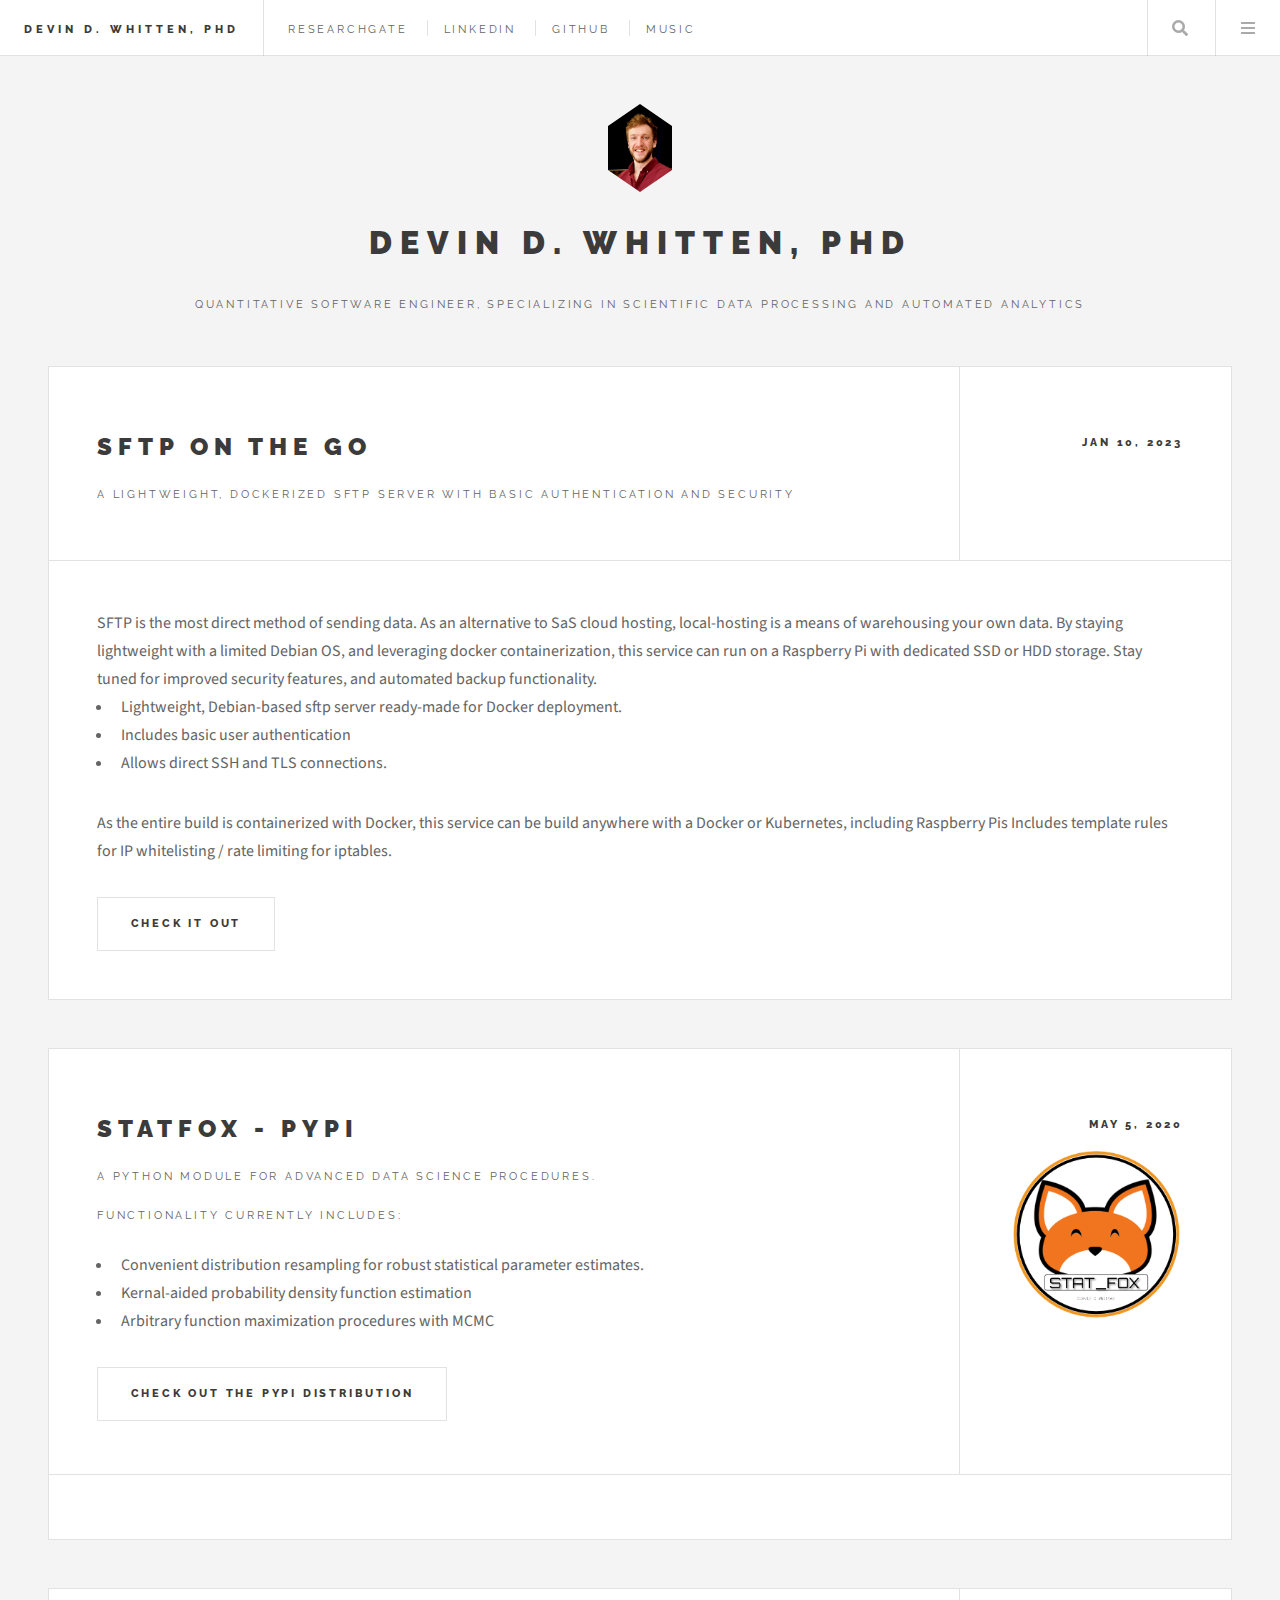
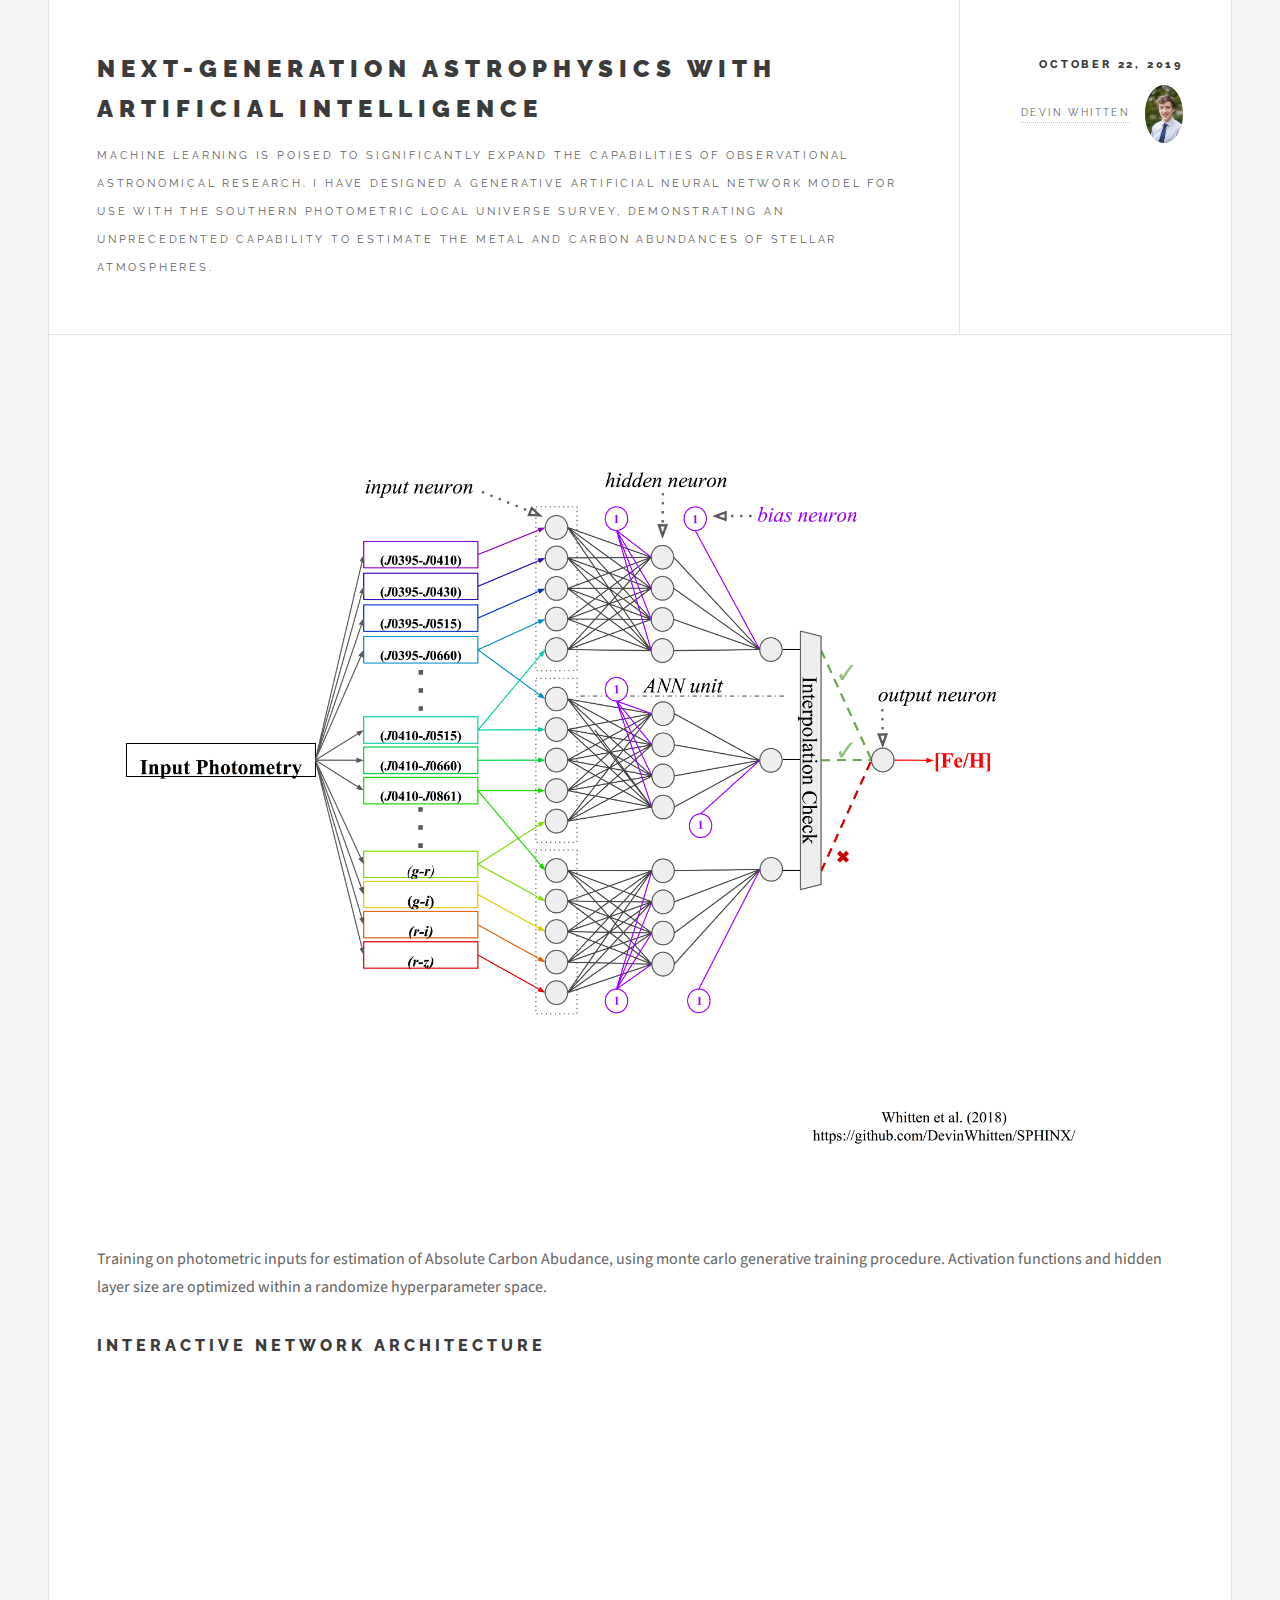
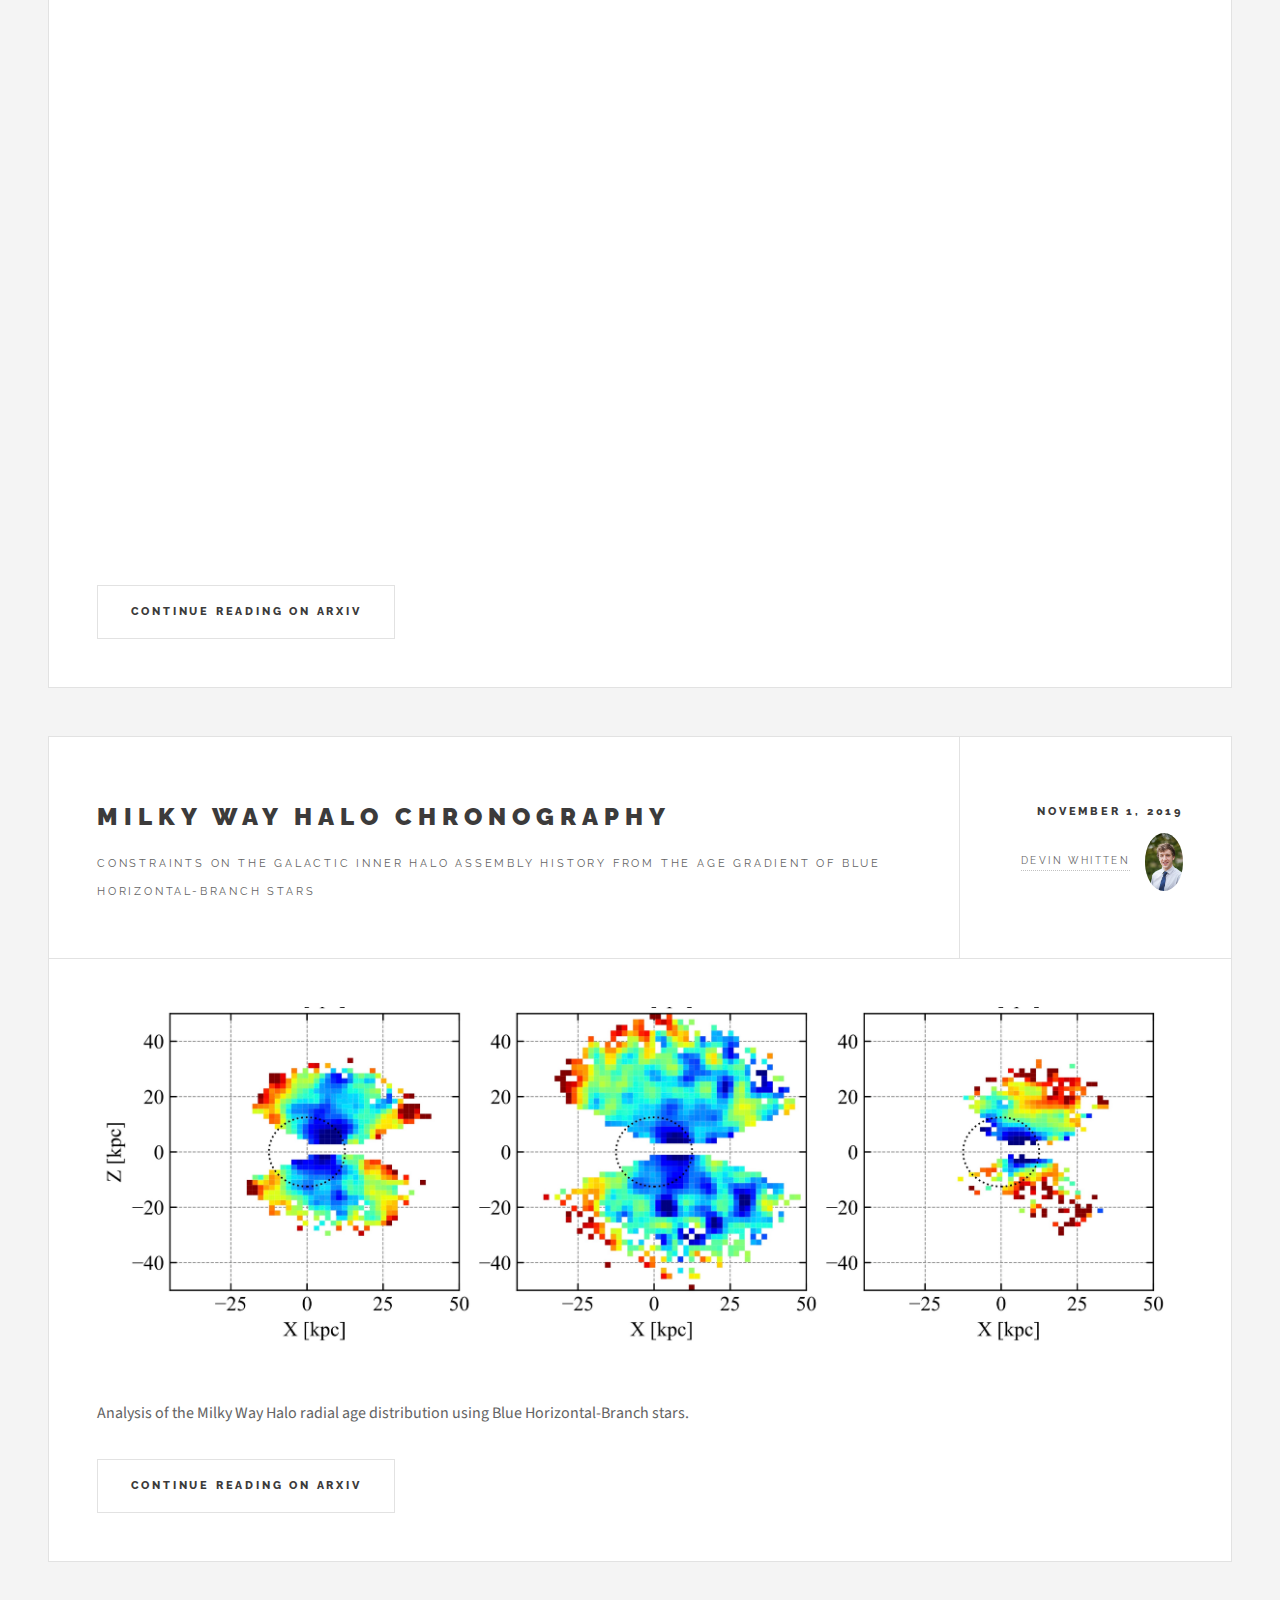
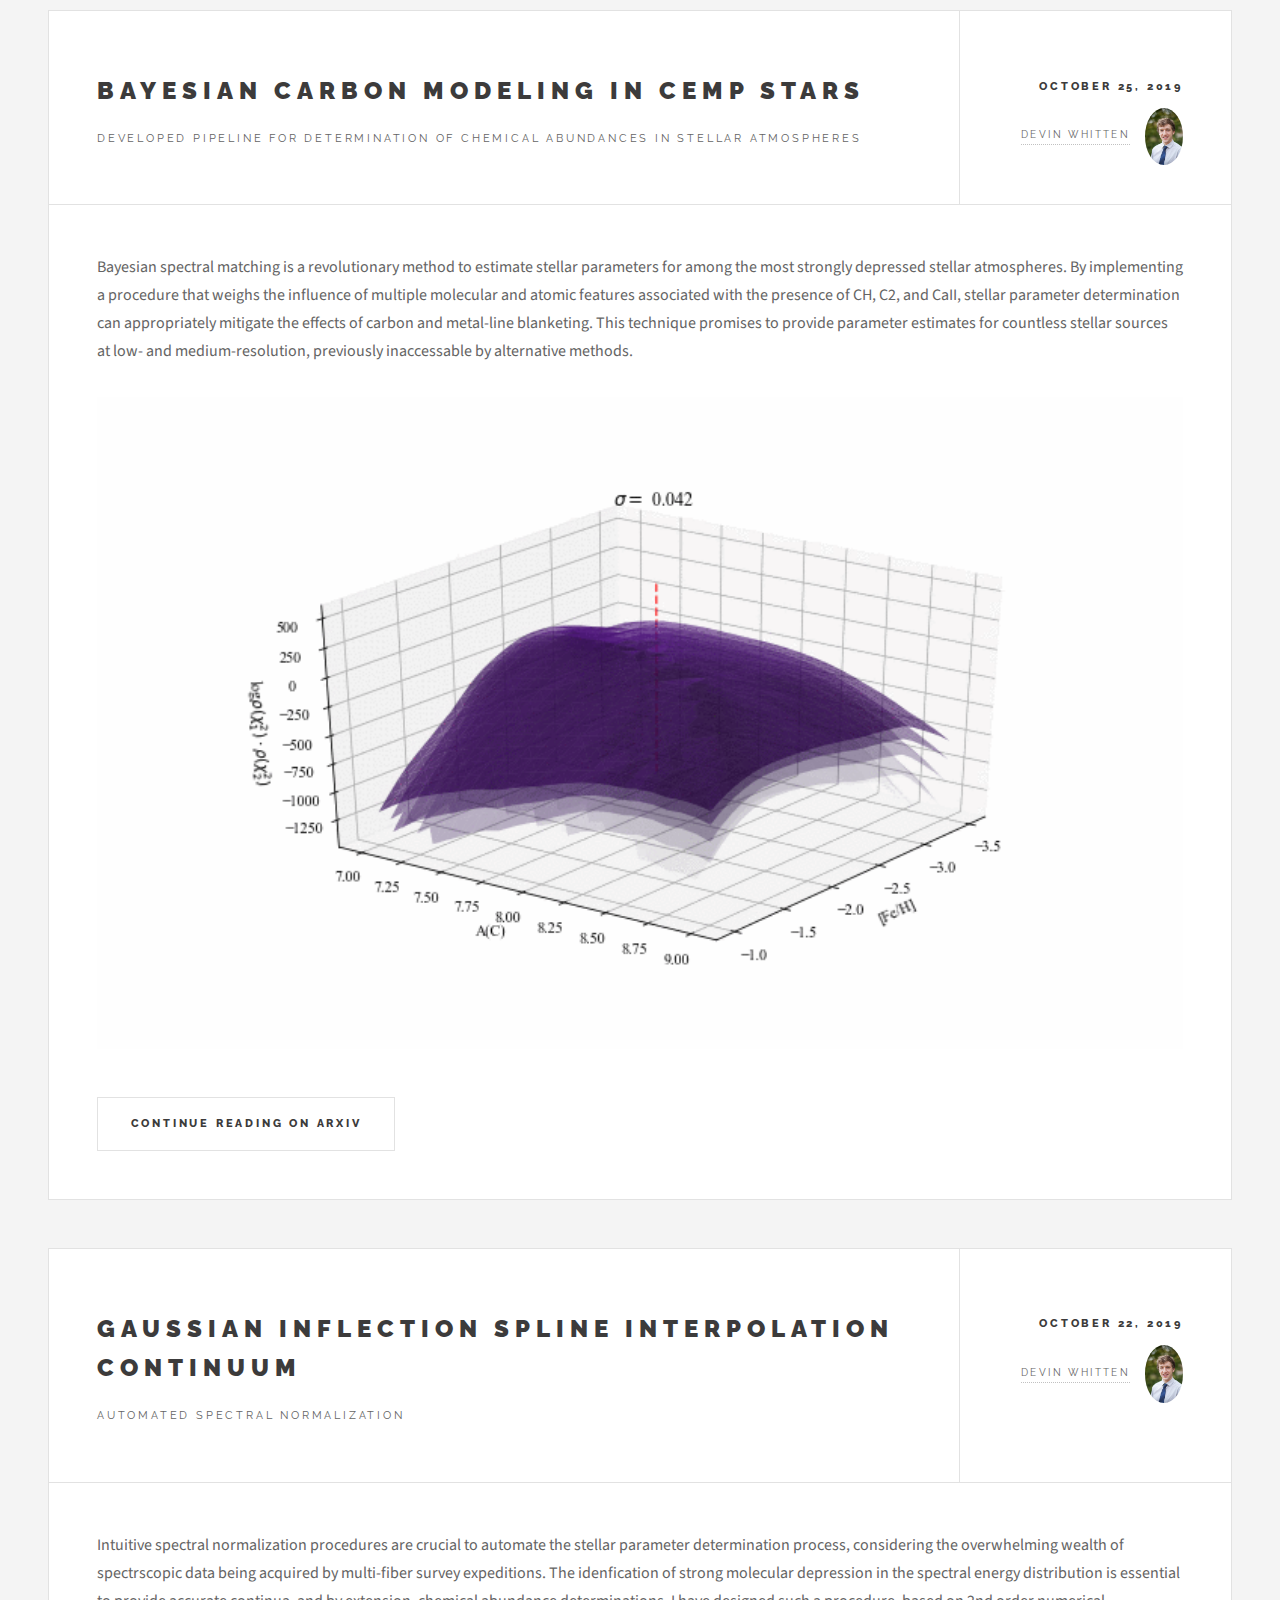
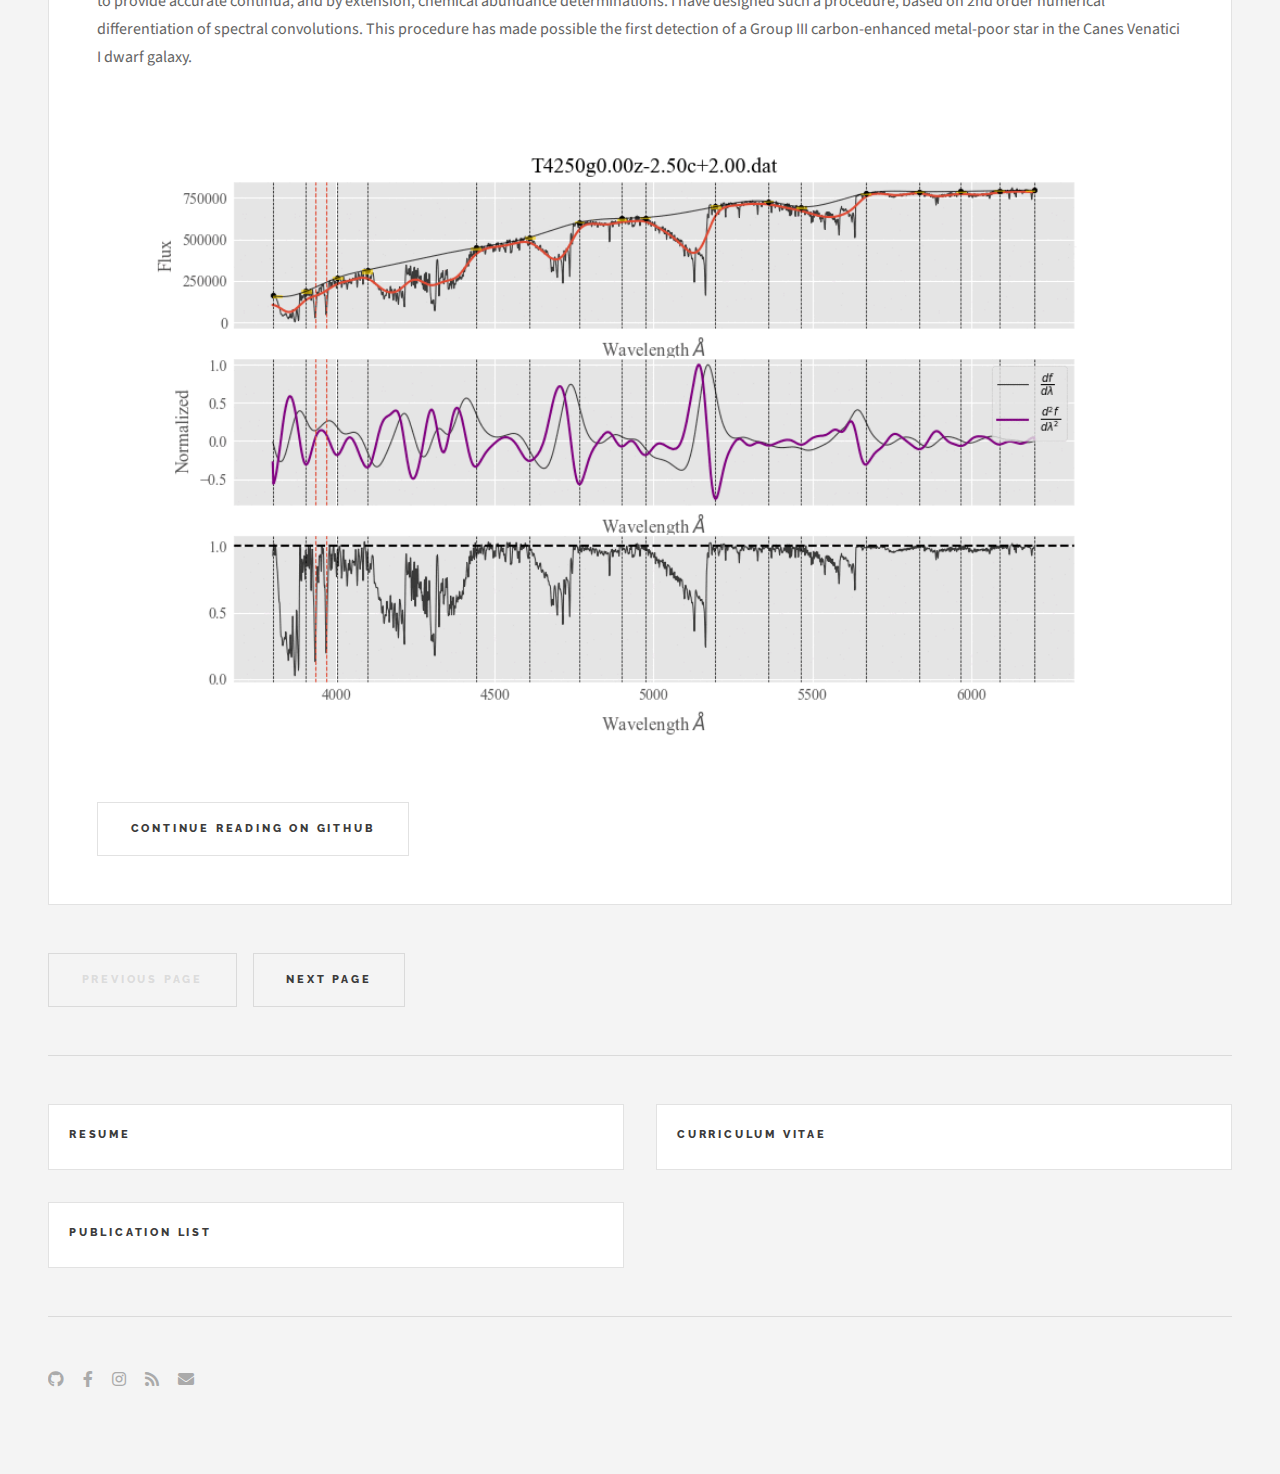
<file: index.html>
<!DOCTYPE HTML>
<!--
	Future Imperfect by HTML5 UP
	html5up.net | @ajlkn
	Free for personal and commercial use under the CCA 3.0 license (html5up.net/license)
-->
<html>
	<head>
		<!-- Global site tag (gtag.js) - Google Analytics -->
		<script async src="https://www.googletagmanager.com/gtag/js?id=UA-160400034-1"></script>
	<script>
  window.dataLayer = window.dataLayer || [];
  function gtag(){dataLayer.push(arguments);}
  gtag('js', new Date());
ASTROPHYSICS. RESEARCH
  	gtag('config', 'UA-160400034-1');
	</script>
		<title>Devin D. Whitten, PhD </title>
		<meta charset="utf-8" />
		<meta name="viewport" content="width=device-width, initial-scale=1, user-scalable=no" />
		<link rel="stylesheet" href="assets/css/main.css" />
	</head>
	<body class="is-preload">

		<!-- Wrapper -->
			<div id="wrapper">

				<!-- Header -->
					<header id="header">
						<h1><a href="index.html">Devin D. Whitten, PhD</a></h1>
						<nav class="links">
							<ul>
								<li><a href="https://www.researchgate.net/profile/Devin_Whitten">Researchgate</a></li>
								<li><a href="https://www.linkedin.com/in/devin-whitten/">LinkedIn</a></li>
                				<li><a href="https://github.com/DevinWhitten">Github</a></li>
								<li><a href="https://soundcloud.com/devin_dwayne/tracks">Music</a></li>
							</ul>
						</nav>
						<nav class="main">
							<ul>
								<li class="search">
									<a class="fa-search" href="#search">Search</a>
									<form id="search" method="get" action="#">
										<input type="text" name="query" placeholder="Search" />
									</form>
								</li>
								<li class="menu">
									<a class="fa-bars" href="#menu">Menu</a>
								</li>
							</ul>
						</nav>
					</header>

				<!-- Menu -->
					<section id="menu">

						<!-- Search -->
							<section>
								<form class="search" method="get" action="#">
									<input type="text" name="query" placeholder="Search" />
								</form>
							</section>

						<!-- Links -->
							<section>
								<ul class="links">
									<li>
										<a href="https://pypi.org/user/dwhitten">
											<h3>Python Package Index</h3>
										</a>
									</li>
									<li>
										<a href="#">
											<h3>Sofia Analytics</h3>
											<p>Financial Analytics</p>
										</a>
									</li>
								</ul>
							</section>

						<!-- Actions -->
							<section>
								<ul class="actions stacked">
									<li><a href="#" class="button large fit">Log In</a></li>
								</ul>
							</section>

					</section>

				<!-- Main -->
					<div id="main">
						<!-- Post -->
						<article class="post">
							<header>
								<div class="title">
									<h2><a href="https://github.com/DevinWhitten/sftp"> SFTP on the go </a></h2>	
									<p> A lightweight, dockerized sftp server with basic authentication and security </p>
								</div>
								<div class="meta">
									<time class="published" datetime="2023-01-10">Jan 10, 2023</time>
									<!-- <a href="#" class="author"><span class="name">Devin Whitten</span><img src="images/Headshot_v2.png" alt="" /></a> -->
								</div>
								
							</header>
							<!-- <a href="https://pypi.org/project/STATFOX/" class="image featured"><img src="images/STAT_FOX_v2.png" alt="" style="width:300px" /></a> -->
							SFTP is the most direct method of sending data. As an alternative to SaS cloud hosting, 
							local-hosting is a means of warehousing your own data. By staying lightweight with a limited Debian OS, 
							and leveraging docker containerization, this service can run on a Raspberry Pi with dedicated SSD or HDD storage.

							Stay tuned for improved security features, and automated backup functionality.

							<ul>
								<li> Lightweight, Debian-based sftp server ready-made for Docker deployment. </li>
								<li> Includes basic user authentication </li>
								<li> Allows direct SSH and TLS connections. </li>
							</ul>
							
							As the entire build is containerized with Docker, this service can be build anywhere with a Docker or Kubernetes, including Raspberry Pis

							Includes template rules for IP whitelisting / rate limiting for iptables.
							<p></p>

							<ul class="actions">
									<li><a href="https://github.com/DevinWhitten/sftp" class="button large">Check it out</a></li>
								</ul>
							<footer>
	
								
							</footer>
						</article>
							<article class="post">
								<header>
									<div class="title">
										<h2><a href="https://pypi.org/project/STATFOX/"> STATFOX - PYPI</a></h2>	
										<p> A Python module for advanced data science procedures.  </p>
										<p> Functionality currently includes:
										<ul>
											<li> Convenient distribution resampling for robust statistical parameter estimates.</li>
											<li> Kernal-aided probability density function estimation</li>
											<li> Arbitrary function maximization procedures with MCMC</li>
										</ul>
										<ul class="actions">
											<li><a href="https://pypi.org/project/STATFOX/" class="button large">Check out the PyPi distribution</a></li>
										</ul>
									</div>
									<div class="meta">
										<time class="published" datetime="2020-10-22">May 5, 2020</time>
										<!-- <a href="#" class="author"><span class="name">Devin Whitten</span><img src="images/Headshot_v2.png" alt="" /></a> -->
										<a href="https://pypi.org/project/STATFOX/" class="image featured"><img src="images/STAT_FOX_v2.png" alt="" /></a>
									</div>

								</header>

								<!-- <a href="https://pypi.org/project/STATFOX/" class="image featured"><img src="images/STAT_FOX_v2.png" alt="" style="width:300px" /></a> -->

								
							</article>

						<!-- Post -->
							<article class="post">
								<header>
									<div class="title">
										<h2><a href="AC_NET1.html">Next-generation Astrophysics with Artificial Intelligence</a></h2>
										<p>Machine learning is poised to significantly expand the capabilities of observational astronomical research.
											I have designed a generative artificial neural network model for use with the Southern Photometric Local Universe Survey,
											demonstrating an unprecedented capability to estimate the metal and carbon abundances of stellar atmospheres.</p>
									</div>
									<div class="meta">
										<time class="published" datetime="2015-10-22">October 22, 2019</time>
										<a href="#" class="author"><span class="name">Devin Whitten</span><img src="images/avatar.jpg" alt="" /></a>
									</div>
								</header>

								<a href="html/FEH_NETWORK.html" class="image featured"><img src="images/sphinx_outline.png" alt="" /></a>
								<p> Training on photometric inputs for estimation of Absolute Carbon Abudance, using monte carlo generative training procedure.
										Activation functions and hidden layer size are optimized within a randomize hyperparameter space.</p>
								<h1> Interactive Network Architecture</h1>
								<iframe width="900" height="800" frameborder="0" scrolling="no" src="//plot.ly/~DevinWhitten/127.embed"></iframe>
																<footer>
									<ul class="actions">
										<li><a href="https://arxiv.org/pdf/1811.02279.pdf" class="button large">Continue Reading on Arxiv</a></li>
									</ul>
								</footer>
							</article>

						<!-- Post -->
							<article class="post">
								<header>
									<div class="title">
										<h2><a href="https://arxiv.org/pdf/1909.12910.pdf">Milky Way Halo Chronography</a></h2>
										<p>Constraints on the Galactic Inner Halo Assembly History from the Age Gradient of Blue Horizontal-branch Stars</p>
									</div>
									<div class="meta">
										<time class="published" datetime="2019-11-01">November 1, 2019</time>
										<a href="#" class="author"><span class="name">Devin Whitten</span><img src="images/avatar.jpg" alt="" /></a>
									</div>
								</header>
								<a href="single.html" class="image featured"><img src="images/chronography.jpg" alt="" /></a>
								<p>Analysis of the Milky Way Halo radial age distribution using Blue Horizontal-Branch stars.</p>
								<footer>
									<ul class="actions">
										<li><a href="https://arxiv.org/pdf/1909.12910.pdf" class="button large">Continue Reading on Arxiv</a></li>
									</ul>
									<!--
									<ul class="stats">
										<li><a href="#">General</a></li>
										<li><a href="#" class="icon solid fa-heart">28</a></li>
										<li><a href="#" class="icon solid fa-comment">128</a></li>
									</ul>
								-->
								</footer>
							</article>

						<!-- Post -->
							<article class="post">
								<header>
									<div class="title">
										<h2><a href="https://arxiv.org/pdf/1910.10038.pdf">Bayesian Carbon Modeling in CEMP Stars</a></h2>
										<p>Developed pipeline for determination of chemical abundances in stellar atmospheres</p>
									</div>
									<div class="meta">
										<time class="published" datetime="2015-10-25">October 25, 2019</time>
										<a href="#" class="author"><span class="name">Devin Whitten</span><img src="images/avatar.jpg" alt="" /></a>
									</div>
								</header>
								<p>Bayesian spectral matching is a revolutionary method to estimate stellar parameters for among the most strongly depressed stellar atmospheres.
								   By implementing a procedure that weighs the influence of multiple molecular and atomic features associated with the presence of CH, C2, and CaII,
								   stellar parameter determination can appropriately mitigate the effects of carbon and metal-line blanketing.
									 This technique promises to provide parameter estimates for countless stellar sources at low- and medium-resolution, previously inaccessable by alternative methods.</p>
								<a href="single.html" class="image featured"><img src="images/sigma_save_update.gif" alt="" /></a>

								<footer>
									<ul class="actions">
										<li><a href="https://arxiv.org/pdf/1910.10038.pdf" class="button large">Continue Reading on Arxiv</a></li>
									</ul>

								</footer>
							</article>

						<!-- Post -->
							<article class="post">
								<header>
									<div class="title">
										<h2><a href="https://github.com/DevinWhitten/GISIC">Gaussian Inflection Spline Interpolation Continuum</a></h2>
										<p>Automated spectral normalization</p>
									</div>
									<div class="meta">
										<time class="published" datetime="2015-10-22">October 22, 2019</time>
										<a href="#" class="author"><span class="name">Devin Whitten</span><img src="images/avatar.jpg" alt="" /></a>
									</div>
								</header>
								<p>Intuitive spectral normalization procedures are crucial to automate the stellar parameter determination process,
									considering the overwhelming wealth of spectrscopic data being acquired by multi-fiber survey expeditions.
									The idenfication of strong molecular depression in the spectral energy distribution is essential to provide accurate continua, and by extension, chemical abundance determinations.
								  I have designed such a procedure, based on 2nd order numerical differentiation of spectral convolutions.
									This procedure has made possible the first detection of a Group III carbon-enhanced metal-poor star in the Canes Venatici I dwarf galaxy.</p>
								<a href="single.html" class="image featured"><img src="images/continuum_animation.gif" alt="" /></a>
								<footer>
									<ul class="actions">
										<li><a href="https://github.com/DevinWhitten/GISIC" class="button large">Continue Reading on Github</a></li>
									</ul>
								</footer>
							</article>

						<!-- Post -->



						<!-- Post -->
						<!--
							<article class="post">
								<header>
									<div class="title">
										<h2><a href="#">Elements</a></h2>
										<p>Lorem ipsum dolor amet nullam consequat etiam feugiat</p>
									</div>
									<div class="meta">
										<time class="published" datetime="2015-10-18">October 18, 2015</time>
										<a href="#" class="author"><span class="name">Devin Whitten</span><img src="images/avatar.jpg" alt="" /></a>
									</div>
								</header>

								<section>
									<h3>Text</h3>
									<p>This is <b>bold</b> and this is <strong>strong</strong>. This is <i>italic</i> and this is <em>emphasized</em>.
									This is <sup>superscript</sup> text and this is <sub>subscript</sub> text.
									This is <u>underlined</u> and this is code: <code>for (;;) { ... }</code>. Finally, <a href="#">this is a link</a>.</p>
									<hr />
									<p>Nunc lacinia ante nunc ac lobortis. Interdum adipiscing gravida odio porttitor sem non mi integer non faucibus ornare mi ut ante amet placerat aliquet. Volutpat eu sed ante lacinia sapien lorem accumsan varius montes viverra nibh in adipiscing blandit tempus accumsan.</p>
									<hr />
									<h2>Heading Level 2</h2>
									<h3>Heading Level 3</h3>
									<h4>Heading Level 4</h4>
									<hr />
									<h4>Blockquote</h4>
									<blockquote>Fringilla nisl. Donec accumsan interdum nisi, quis tincidunt felis sagittis eget tempus euismod. Vestibulum ante ipsum primis in faucibus vestibulum. Blandit adipiscing eu felis iaculis volutpat ac adipiscing accumsan faucibus. Vestibulum ante ipsum primis in faucibus lorem ipsum dolor sit amet nullam adipiscing eu felis.</blockquote>
									<h4>Preformatted</h4>
									<pre><code>i = 0;

while (!deck.isInOrder()) {
  print 'Iteration ' + i;
  deck.shuffle();
  i++;
}

print 'It took ' + i + ' iterations to sort the deck.';</code></pre>
								</section>

								<section>
									<h3>Lists</h3>
									<div class="row">
										<div class="col-6 col-12-medium">
											<h4>Unordered</h4>
											<ul>
												<li>Dolor pulvinar etiam.</li>
												<li>Sagittis adipiscing.</li>
												<li>Felis enim feugiat.</li>
											</ul>
											<h4>Alternate</h4>
											<ul class="alt">
												<li>Dolor pulvinar etiam.</li>
												<li>Sagittis adipiscing.</li>
												<li>Felis enim feugiat.</li>
											</ul>
										</div>
										<div class="col-6 col-12-medium">
											<h4>Ordered</h4>
											<ol>
												<li>Dolor pulvinar etiam.</li>
												<li>Etiam vel felis viverra.</li>
												<li>Felis enim feugiat.</li>
												<li>Dolor pulvinar etiam.</li>
												<li>Etiam vel felis lorem.</li>
												<li>Felis enim et feugiat.</li>
											</ol>
											<h4>Icons</h4>
											<ul class="icons">
												<li><a href="#" class="icon brands fa-twitter"><span class="label">Twitter</span></a></li>
												<li><a href="#" class="icon brands fa-facebook-f"><span class="label">Facebook</span></a></li>
												<li><a href="#" class="icon brands fa-instagram"><span class="label">Instagram</span></a></li>
												<li><a href="#" class="icon brands fa-github"><span class="label">Github</span></a></li>
											</ul>
										</div>
									</div>
									<h3>Actions</h3>
									<div class="row">
										<div class="col-6 col-12-medium">
											<ul class="actions">
												<li><a href="#" class="button">Default</a></li>
												<li><a href="#" class="button">Default</a></li>
												<li><a href="#" class="button">Default</a></li>
											</ul>
											<ul class="actions small">
												<li><a href="#" class="button small">Small</a></li>
												<li><a href="#" class="button small">Small</a></li>
												<li><a href="#" class="button small">Small</a></li>
											</ul>
											<ul class="actions stacked">
												<li><a href="#" class="button">Default</a></li>
												<li><a href="#" class="button">Default</a></li>
												<li><a href="#" class="button">Default</a></li>
											</ul>
											<ul class="actions stacked">
												<li><a href="#" class="button small">Small</a></li>
												<li><a href="#" class="button small">Small</a></li>
												<li><a href="#" class="button small">Small</a></li>
											</ul>
										</div>
										<div class="col-6 col-12-medium">
											<ul class="actions stacked">
												<li><a href="#" class="button fit">Default</a></li>
												<li><a href="#" class="button fit">Default</a></li>
											</ul>
											<ul class="actions stacked">
												<li><a href="#" class="button small fit">Small</a></li>
												<li><a href="#" class="button small fit">Small</a></li>
											</ul>
										</div>
									</div>
								</section>

								<section>
									<h3>Table</h3>
									<h4>Default</h4>
									<div class="table-wrapper">
										<table>
											<thead>
												<tr>
													<th>Name</th>
													<th>Description</th>
													<th>Price</th>
												</tr>
											</thead>
											<tbody>
												<tr>
													<td>Item One</td>
													<td>Ante turpis integer aliquet porttitor.</td>
													<td>29.99</td>
												</tr>
												<tr>
													<td>Item Two</td>
													<td>Vis ac commodo adipiscing arcu aliquet.</td>
													<td>19.99</td>
												</tr>
												<tr>
													<td>Item Three</td>
													<td> Morbi faucibus arcu accumsan lorem.</td>
													<td>29.99</td>
												</tr>
												<tr>
													<td>Item Four</td>
													<td>Vitae integer tempus condimentum.</td>
													<td>19.99</td>
												</tr>
												<tr>
													<td>Item Five</td>
													<td>Ante turpis integer aliquet porttitor.</td>
													<td>29.99</td>
												</tr>
											</tbody>
											<tfoot>
												<tr>
													<td colspan="2"></td>
													<td>100.00</td>
												</tr>
											</tfoot>
										</table>
									</div>

									<h4>Alternate</h4>
									<div class="table-wrapper">
										<table class="alt">
											<thead>
												<tr>
													<th>Name</th>
													<th>Description</th>
													<th>Price</th>
												</tr>
											</thead>
											<tbody>
												<tr>
													<td>Item One</td>
													<td>Ante turpis integer aliquet porttitor.</td>
													<td>29.99</td>
												</tr>
												<tr>
													<td>Item Two</td>
													<td>Vis ac commodo adipiscing arcu aliquet.</td>
													<td>19.99</td>
												</tr>
												<tr>
													<td>Item Three</td>
													<td> Morbi faucibus arcu accumsan lorem.</td>
													<td>29.99</td>
												</tr>
												<tr>
													<td>Item Four</td>
													<td>Vitae integer tempus condimentum.</td>
													<td>19.99</td>
												</tr>
												<tr>
													<td>Item Five</td>
													<td>Ante turpis integer aliquet porttitor.</td>
													<td>29.99</td>
												</tr>
											</tbody>
											<tfoot>
												<tr>
													<td colspan="2"></td>
													<td>100.00</td>
												</tr>
											</tfoot>
										</table>
									</div>
								</section>

								<section>
									<h3>Buttons</h3>
									<ul class="actions">
										<li><a href="#" class="button large">Large</a></li>
										<li><a href="#" class="button">Default</a></li>
										<li><a href="#" class="button small">Small</a></li>
									</ul>
									<ul class="actions fit">
										<li><a href="#" class="button fit">Fit</a></li>
										<li><a href="#" class="button fit">Fit</a></li>
										<li><a href="#" class="button fit">Fit</a></li>
									</ul>
									<ul class="actions fit small">
										<li><a href="#" class="button fit small">Fit + Small</a></li>
										<li><a href="#" class="button fit small">Fit + Small</a></li>
										<li><a href="#" class="button fit small">Fit + Small</a></li>
									</ul>
									<ul class="actions">
										<li><a href="#" class="button icon solid fa-download">Icon</a></li>
										<li><a href="#" class="button icon solid fa-upload">Icon</a></li>
										<li><a href="#" class="button icon solid fa-save">Icon</a></li>
									</ul>
									<ul class="actions">
										<li><span class="button disabled">Disabled</span></li>
										<li><span class="button disabled icon solid fa-download">Disabled</span></li>
									</ul>
								</section>

								<section>
									<h3>Form</h3>
									<form method="post" action="#">
										<div class="row gtr-uniform">
											<div class="col-6 col-12-xsmall">
												<input type="text" name="demo-name" id="demo-name" value="" placeholder="Name" />
											</div>
											<div class="col-6 col-12-xsmall">
												<input type="email" name="demo-email" id="demo-email" value="" placeholder="Email" />
											</div>
											<div class="col-12">
												<select name="demo-category" id="demo-category">
													<option value="">- Category -</option>
													<option value="1">Manufacturing</option>
													<option value="1">Shipping</option>
													<option value="1">Administration</option>
													<option value="1">Human Resources</option>
												</select>
											</div>
											<div class="col-4 col-12-small">
												<input type="radio" id="demo-priority-low" name="demo-priority" checked>
												<label for="demo-priority-low">Low</label>
											</div>
											<div class="col-4 col-12-small">
												<input type="radio" id="demo-priority-normal" name="demo-priority">
												<label for="demo-priority-normal">Normal</label>
											</div>
											<div class="col-4 col-12-small">
												<input type="radio" id="demo-priority-high" name="demo-priority">
												<label for="demo-priority-high">High</label>
											</div>
											<div class="col-6 col-12-small">
												<input type="checkbox" id="demo-copy" name="demo-copy">
												<label for="demo-copy">Email me a copy</label>
											</div>
											<div class="col-6 col-12-small">
												<input type="checkbox" id="demo-human" name="demo-human" checked>
												<label for="demo-human">Not a robot</label>
											</div>
											<div class="col-12">
												<textarea name="demo-message" id="demo-message" placeholder="Enter your message" rows="6"></textarea>
											</div>
											<div class="col-12">
												<ul class="actions">
													<li><input type="submit" value="Send Message" /></li>
													<li><input type="reset" value="Reset" /></li>
												</ul>
											</div>
										</div>
									</form>
								</section>

								<section>
									<h3>Image</h3>
									<h4>Fit</h4>
									<div class="box alt">
										<div class="row gtr-uniform">
											<div class="col-12"><span class="image fit"><img src="images/pic02.jpg" alt="" /></span></div>
											<div class="col-4"><span class="image fit"><img src="images/pic04.jpg" alt="" /></span></div>
											<div class="col-4"><span class="image fit"><img src="images/pic05.jpg" alt="" /></span></div>
											<div class="col-4"><span class="image fit"><img src="images/pic06.jpg" alt="" /></span></div>
											<div class="col-4"><span class="image fit"><img src="images/pic06.jpg" alt="" /></span></div>
											<div class="col-4"><span class="image fit"><img src="images/pic04.jpg" alt="" /></span></div>
											<div class="col-4"><span class="image fit"><img src="images/pic05.jpg" alt="" /></span></div>
											<div class="col-4"><span class="image fit"><img src="images/pic05.jpg" alt="" /></span></div>
											<div class="col-4"><span class="image fit"><img src="images/pic06.jpg" alt="" /></span></div>
											<div class="col-4"><span class="image fit"><img src="images/pic04.jpg" alt="" /></span></div>
										</div>
									</div>
									<h4>Left &amp; Right</h4>
									<p><span class="image left"><img src="images/pic07.jpg" alt="" /></span>Fringilla nisl. Donec accumsan interdum nisi, quis tincidunt felis sagittis eget. tempus euismod. Vestibulum ante ipsum primis in faucibus vestibulum. Blandit adipiscing eu felis iaculis volutpat ac adipiscing accumsan eu faucibus. Integer ac pellentesque praesent tincidunt felis sagittis eget. tempus euismod. Vestibulum ante ipsum primis in faucibus vestibulum. Blandit adipiscing eu felis iaculis volutpat ac adipiscing accumsan eu faucibus. Integer ac pellentesque praesent. Donec accumsan interdum nisi, quis tincidunt felis sagittis eget. tempus euismod. Vestibulum ante ipsum primis in faucibus vestibulum. Blandit adipiscing eu felis iaculis volutpat ac adipiscing accumsan eu faucibus. Integer ac pellentesque praesent tincidunt felis sagittis eget. tempus euismod. Vestibulum ante ipsum primis in faucibus vestibulum. Blandit adipiscing eu felis iaculis volutpat ac adipiscing accumsan eu faucibus. Integer ac pellentesque praesent. Blandit adipiscing eu felis iaculis volutpat ac adipiscing accumsan eu faucibus. Integer ac pellentesque praesent tincidunt felis sagittis eget. tempus euismod. Vestibulum ante ipsum primis in faucibus vestibulum. Blandit adipiscing eu felis iaculis volutpat ac adipiscing accumsan eu faucibus. Integer ac pellentesque praesent.</p>
									<p><span class="image right"><img src="images/pic04.jpg" alt="" /></span>Fringilla nisl. Donec accumsan interdum nisi, quis tincidunt felis sagittis eget. tempus euismod. Vestibulum ante ipsum primis in faucibus vestibulum. Blandit adipiscing eu felis iaculis volutpat ac adipiscing accumsan eu faucibus. Integer ac pellentesque praesent tincidunt felis sagittis eget. tempus euismod. Vestibulum ante ipsum primis in faucibus vestibulum. Blandit adipiscing eu felis iaculis volutpat ac adipiscing accumsan eu faucibus. Integer ac pellentesque praesent. Donec accumsan interdum nisi, quis tincidunt felis sagittis eget. tempus euismod. Vestibulum ante ipsum primis in faucibus vestibulum. Blandit adipiscing eu felis iaculis volutpat ac adipiscing accumsan eu faucibus. Integer ac pellentesque praesent tincidunt felis sagittis eget. tempus euismod. Vestibulum ante ipsum primis in faucibus vestibulum. Blandit adipiscing eu felis iaculis volutpat ac adipiscing accumsan eu faucibus. Integer ac pellentesque praesent. Blandit adipiscing eu felis iaculis volutpat ac adipiscing accumsan eu faucibus. Integer ac pellentesque praesent tincidunt felis sagittis eget. tempus euismod. Vestibulum ante ipsum primis in faucibus vestibulum. Blandit adipiscing eu felis iaculis volutpat ac adipiscing accumsan eu faucibus. Integer ac pellentesque praesent.</p>
								</section>

							</article>
						-->

						<!-- Pagination -->
							<ul class="actions pagination">
								<li><a href="" class="disabled button large previous">Previous Page</a></li>
								<li><a href="#" class="button large next">Next Page</a></li>
							</ul>

					</div>

				<!-- Sidebar -->
					<section id="sidebar">

						<!-- Intro -->
							<section id="intro">
								<a href="#" class="logo"><img src="images/Headshot_v2.png" alt="" /></a>
								<header>
									<h2>Devin D. Whitten, PhD</h2>
									<p> Quantitative Software Engineer, specializing in scientific data processing and automated analytics</p>
								</header>
							</section>

						<!-- Mini Posts -->

              <section>
								<div class="mini-posts">

									<article class="mini-post">
										<header>
											<h3><a href="docs/Dev_Whitten_Resume.pdf">Resume</a></h3>
										</header>
									</article>

									<article class="mini-post">
										<header>
											<h3><a href="docs/Whitten_CV_Full_2019.pdf">Curriculum Vitae</a></h3>
										</header>
									</article>

										<article class="mini-post">
											<header>
												<h3><a href="docs/Publication_List_v2.pdf">Publication List</a></h3>
											</header>
										</article>

								</div>
							</section>

						<!-- Posts List
							<section>
								<ul class="posts">
									<li>
										<article>
											<header>
												<h3><a href="single.html">Convallis maximus nisl mattis nunc id lorem</a></h3>
												<time class="published" datetime="2019-10-15">October 15, 2015</time>
											</header>
											<a href="single.html" class="image"><img src="images/pic09.jpg" alt="" /></a>
										</article>
									</li>
									<li>
										<article>
											<header>
												<h3><a href="single.html">Euismod amet placerat vivamus porttitor</a></h3>
												<time class="published" datetime="2015-10-10">October 10, 2015</time>
											</header>
											<a href="single.html" class="image"><img src="images/pic10.jpg" alt="" /></a>
										</article>
									</li>
								</ul>
							</section>
							-->

						<!-- About
							<section class="blurb">
								<h2>About</h2>
								<p>Mauris neque quam, fermentum ut nisl vitae, convallis maximus nisl. Sed mattis nunc id lorem euismod amet placerat. Vivamus porttitor magna enim, ac accumsan tortor cursus at phasellus sed ultricies.</p>
								<ul class="actions">
									<li><a href="#" class="button">Learn More</a></li>
								</ul>
							</section>
							-->
						<!-- Footer -->
							<section id="footer">
								<ul class="icons">
									<li><a href="#" class="icon brands fa-github"><span class="label">Github</span></a></li>
									<li><a href="#" class="icon brands fa-facebook-f"><span class="label">Facebook</span></a></li>
									<li><a href="#" class="icon brands fa-instagram"><span class="label">Instagram</span></a></li>
									<li><a href="#" class="icon solid fa-rss"><span class="label">RSS</span></a></li>
									<li><a href="#" class="icon solid fa-envelope"><span class="label">Email</span></a></li>
								</ul>
								<!-- <p class="copyright">&copy; Untitled. Design: <a href="http://html5up.net">HTML5 UP</a>. Images: <a href="http://unsplash.com">Unsplash</a>.</p> -->
							</section>

					</section>

			</div>

		<!-- Scripts -->
			<script src="assets/js/jquery.min.js"></script>
			<script src="assets/js/browser.min.js"></script>
			<script src="assets/js/breakpoints.min.js"></script>
			<script src="assets/js/util.js"></script>
			<script src="assets/js/main.js"></script>

	</body>
</html>
</file>
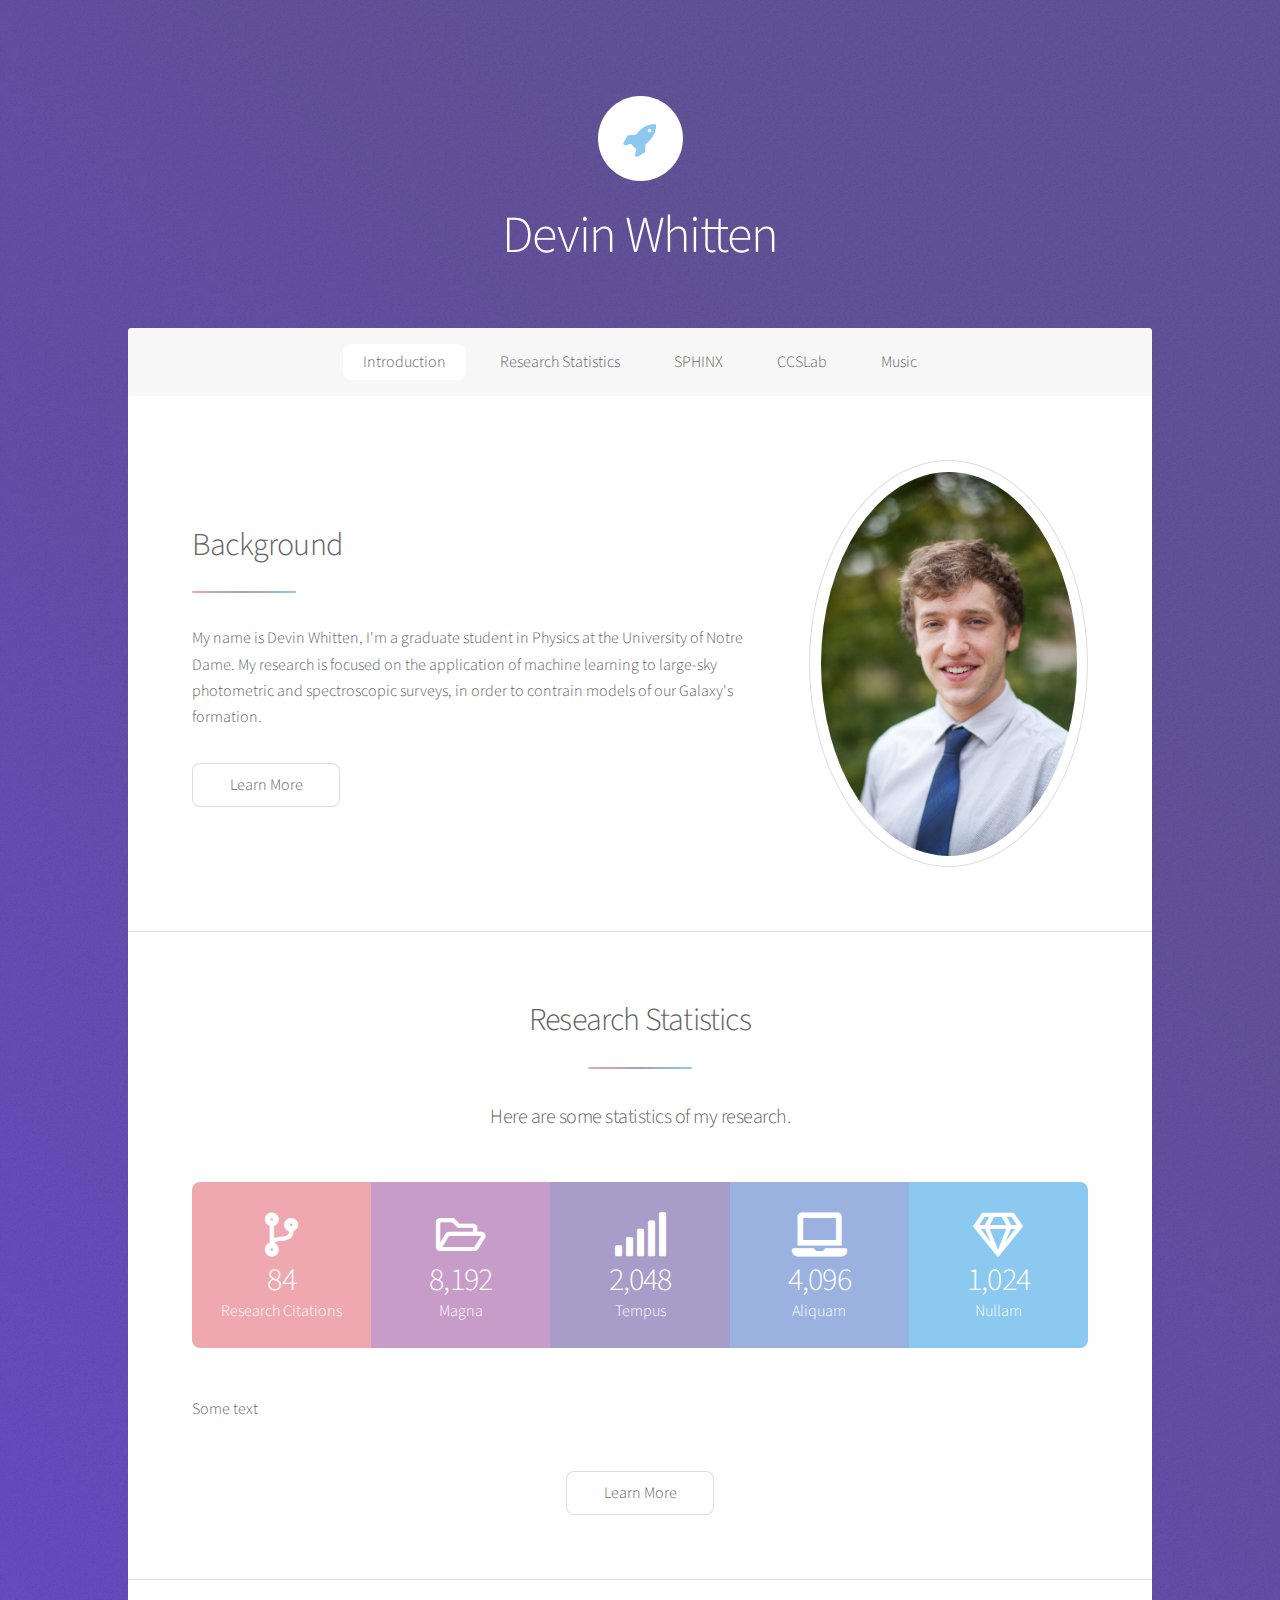
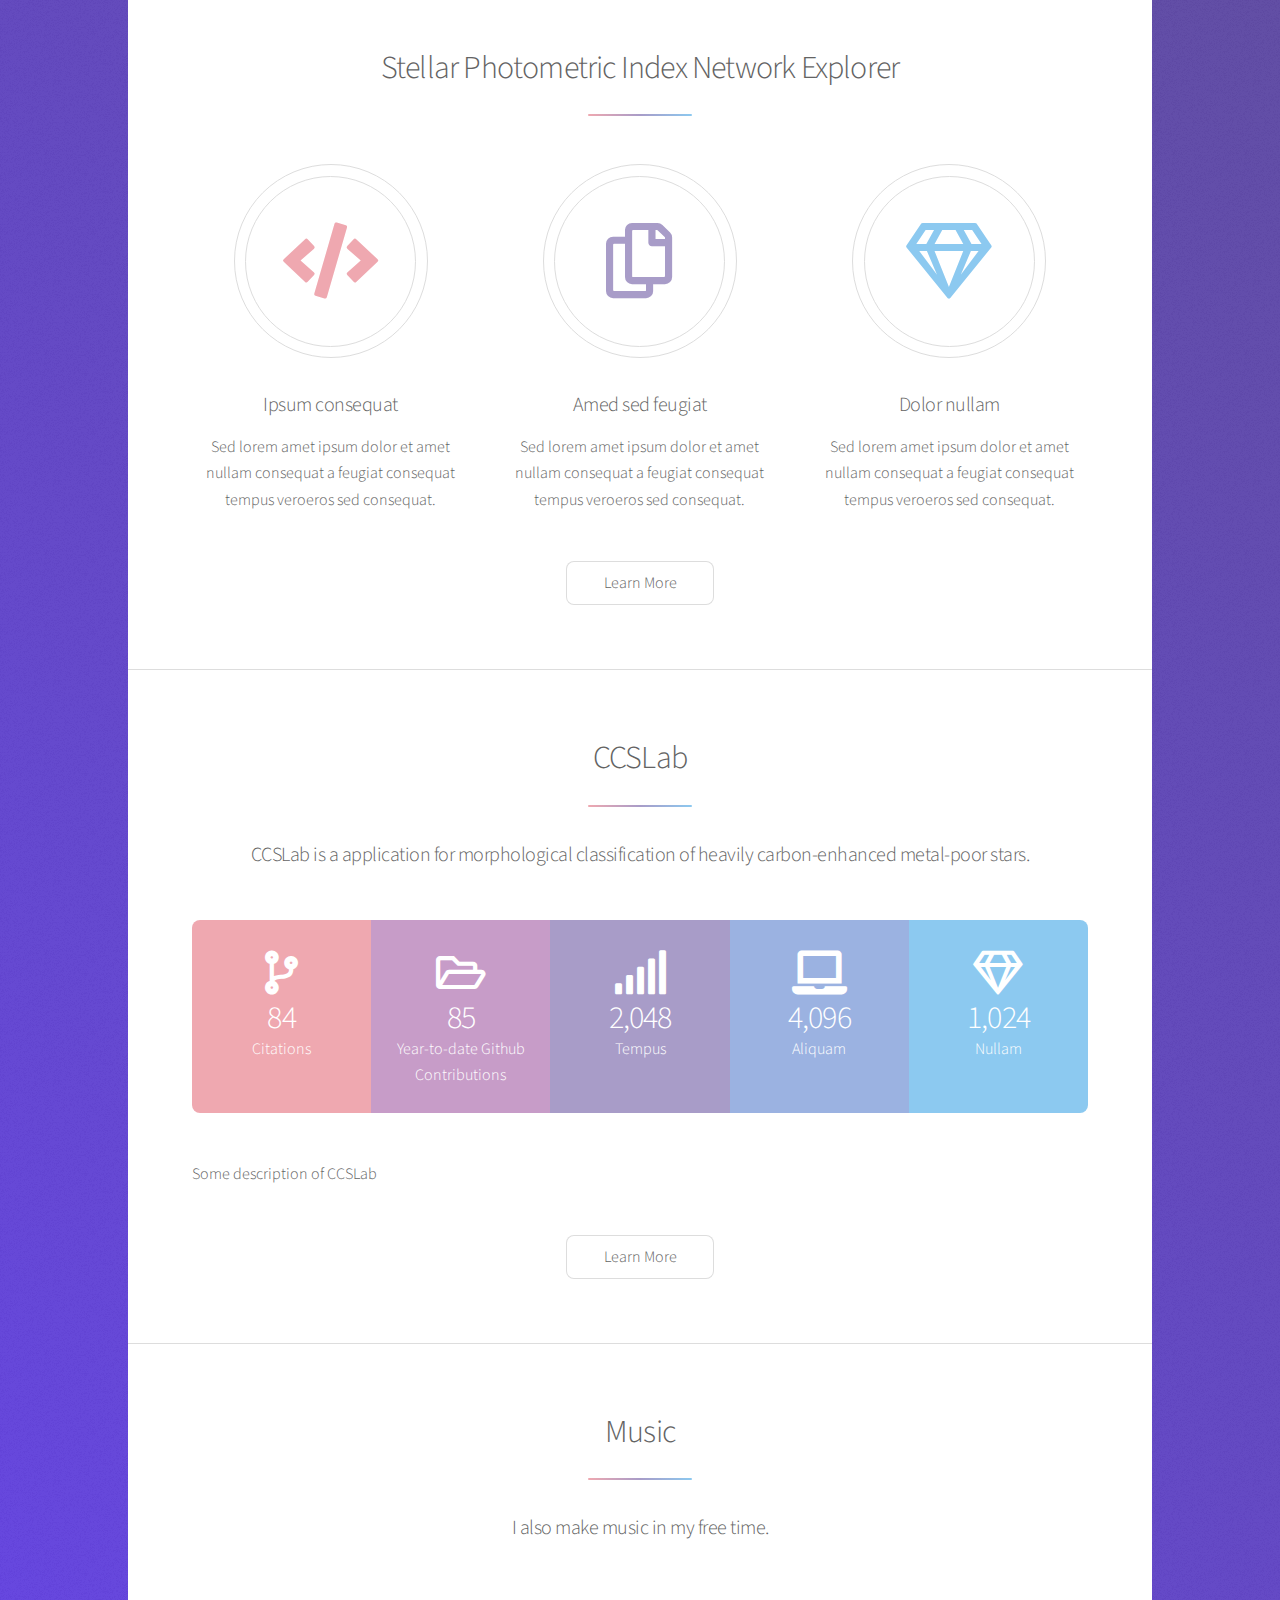
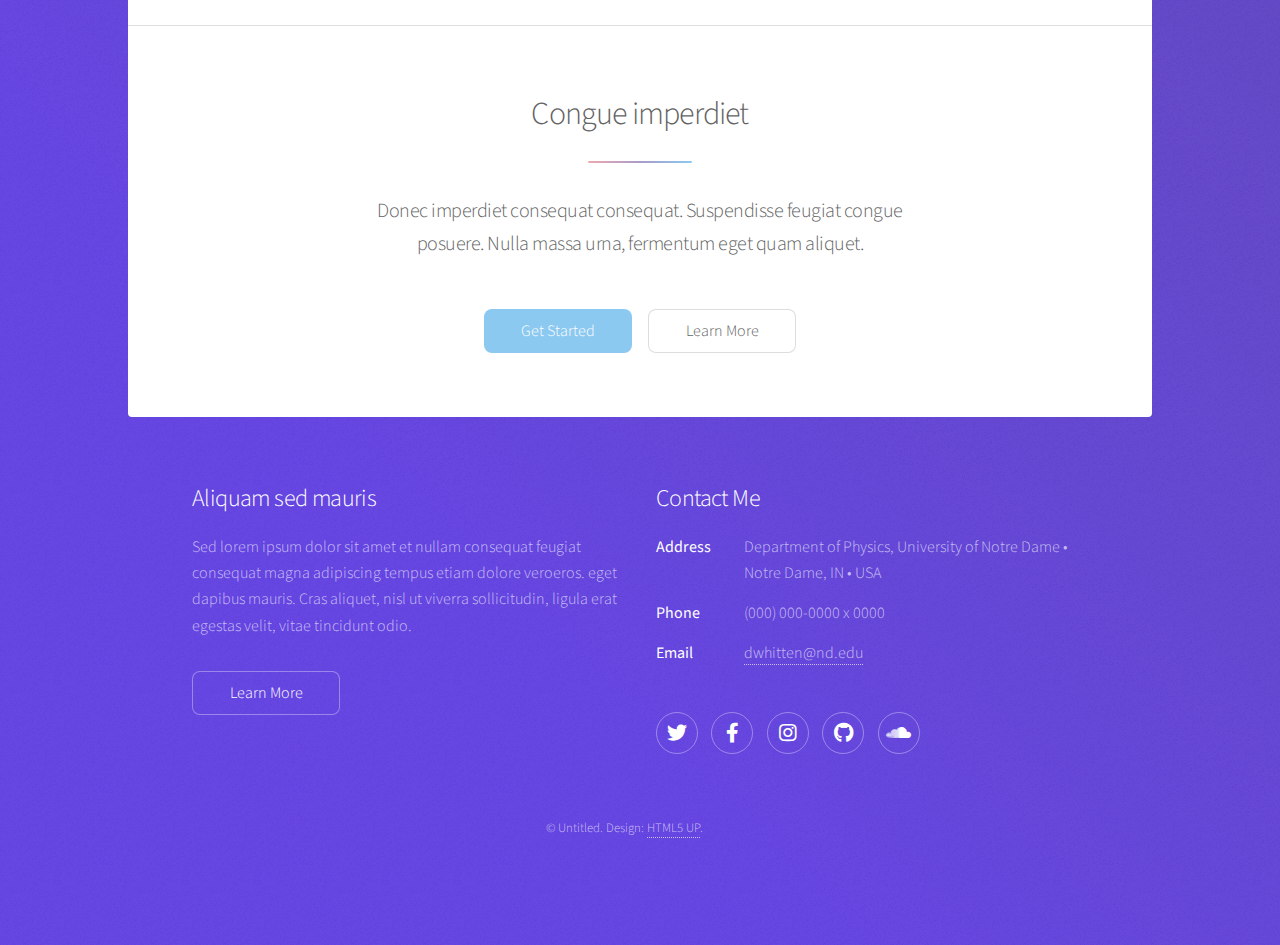
<file: backup/index.html>
<!DOCTYPE HTML>
<!--
	Stellar by HTML5 UP
	html5up.net | @ajlkn
	Free for personal and commercial use under the CCA 3.0 license (html5up.net/license)
-->
<html>
	<head>
		<title>Devin Whitten</title>
		<meta charset="utf-8" />
		<meta name="viewport" content="width=device-width, initial-scale=1, user-scalable=no" />
		<link rel="stylesheet" href="assets/css/main.css" />
		<noscript><link rel="stylesheet" href="assets/css/noscript.css" /></noscript>
	</head>
	<body class="is-preload">

		<!-- Wrapper -->
			<div id="wrapper">

				<!-- Header -->
					<header id="header" class="alt">
						<span class="logo"><img src="images/logo.svg" alt="" /></span>
						<h1>Devin Whitten</h1>
						<!--<p>Just another free, fully responsive site template<br />
						built by <a href="https://twitter.com/ajlkn">@ajlkn</a> for <a href="https://html5up.net">HTML5 UP</a>.</p>-->
					</header>

				<!-- Nav -->
					<nav id="nav">
						<ul>
							<li><a href="#intro" class="active">Introduction</a></li>
							<li><a href="#first">Research Statistics</a></li>
							<li><a href="#second">SPHINX</a></li>
							<li><a href="#third">CCSLab</a></li>
							<li><a href="#cta">Music</a></li>
						</ul>
					</nav>

				<!-- Main -->
					<div id="main">

						<!-- Introduction -->
							<section id="intro" class="main">
								<div class="spotlight">
									<div class="content">
										<header class="major">
											<h2>Background</h2>
										</header>
										<p>My name is Devin Whitten, I'm a graduate student in Physics at the University of Notre Dame.
											My research is focused on the application of machine learning to large-sky photometric and spectroscopic surveys,
											in order to contrain models of our Galaxy's formation.</p>
										<ul class="actions">
											<li><a href="generic.html" class="button">Learn More</a></li>
										</ul>
									</div>
									<span class="image"><img src="images/COS-1116_degrade.jpg" alt="" /></span>
								</div>
							</section>




							<!-- Second Section -->
								<section id="first" class="main special">
									<header class="major">
										<h2>Research Statistics</h2>
										<p>Here are some statistics of my research.</p>
									</header>
									<ul class="statistics">
										<li class="style1">
											<span class="icon solid fa-code-branch"></span>
											<strong>84</strong> Research Citations
										</li>
										<li class="style2">
											<span class="icon fa-folder-open"></span>
											<strong>8,192</strong> Magna
										</li>
										<li class="style3">
											<span class="icon solid fa-signal"></span>
											<strong>2,048</strong> Tempus
										</li>
										<li class="style4">
											<span class="icon solid fa-laptop"></span>
											<strong>4,096</strong> Aliquam
										</li>
										<li class="style5">
											<span class="icon fa-gem"></span>
											<strong>1,024</strong> Nullam
										</li>
									</ul>
									<p class="content">Some text</p>
									<footer class="major">
										<ul class="actions special">
											<li><a href="generic.html" class="button">Learn More</a></li>
										</ul>
									</footer>
								</section>


						<!-- First Section -->
							<section id="second" class="main special">
								<header class="major">
									<h2>Stellar Photometric Index Network Explorer</h2>
								</header>
								<ul class="features">
									<li>
										<span class="icon solid major style1 fa-code"></span>
										<h3>Ipsum consequat</h3>
										<p>Sed lorem amet ipsum dolor et amet nullam consequat a feugiat consequat tempus veroeros sed consequat.</p>
									</li>
									<li>
										<span class="icon major style3 fa-copy"></span>
										<h3>Amed sed feugiat</h3>
										<p>Sed lorem amet ipsum dolor et amet nullam consequat a feugiat consequat tempus veroeros sed consequat.</p>
									</li>
									<li>
										<span class="icon major style5 fa-gem"></span>
										<h3>Dolor nullam</h3>
										<p>Sed lorem amet ipsum dolor et amet nullam consequat a feugiat consequat tempus veroeros sed consequat.</p>
									</li>
								</ul>
								<footer class="major">
									<ul class="actions special">
										<li><a href="generic.html" class="button">Learn More</a></li>
									</ul>
								</footer>
							</section>

						<!-- third Section -->
							<section id="third" class="main special">
								<header class="major">
									<h2>CCSLab</h2>
									<p>CCSLab is a application for morphological classification of heavily carbon-enhanced metal-poor stars.</p>
								</header>
								<ul class="statistics">
									<li class="style1">
										<span class="icon solid fa-code-branch"></span>
										<strong>84</strong> Citations
									</li>
									<li class="style2">
										<span class="icon fa-folder-open"></span>
										<strong>85</strong> Year-to-date Github Contributions
									</li>
									<li class="style3">
										<span class="icon solid fa-signal"></span>
										<strong>2,048</strong> Tempus
									</li>
									<li class="style4">
										<span class="icon solid fa-laptop"></span>
										<strong>4,096</strong> Aliquam
									</li>
									<li class="style5">
										<span class="icon fa-gem"></span>
										<strong>1,024</strong> Nullam
									</li>
								</ul>
								<p class="content">Some description of CCSLab</p>
								<footer class="major">
									<ul class="actions special">
										<li><a href="https://github.com/DevinWhitten/CCSLab" class="button">Learn More</a></li>
									</ul>
								</footer>
							</section>


						<!-- third Section -->
							<section id="fourth" class="main special">
								<header class="major">
									<h2>Music</h2>
									<p>I also make music in my free time. </p>
								</header>

								</footer>
							</section>



						<!-- Get Started -->
							<section id="cta" class="main special">
								<header class="major">
									<h2>Congue imperdiet</h2>
									<p>Donec imperdiet consequat consequat. Suspendisse feugiat congue<br />
									posuere. Nulla massa urna, fermentum eget quam aliquet.</p>
								</header>
								<footer class="major">
									<ul class="actions special">
										<li><a href="generic.html" class="button primary">Get Started</a></li>
										<li><a href="generic.html" class="button">Learn More</a></li>
									</ul>
								</footer>
							</section>

					</div>

				<!-- Footer -->
					<footer id="footer">
						<section>
							<h2>Aliquam sed mauris</h2>
							<p>Sed lorem ipsum dolor sit amet et nullam consequat feugiat consequat magna adipiscing tempus etiam dolore veroeros. eget dapibus mauris. Cras aliquet, nisl ut viverra sollicitudin, ligula erat egestas velit, vitae tincidunt odio.</p>
							<ul class="actions">
								<li><a href="generic.html" class="button">Learn More</a></li>
							</ul>
						</section>
						<section>
							<h2>Contact Me</h2>
							<dl class="alt">
								<dt>Address</dt>
								<dd>Department of Physics, University of Notre Dame &bull; Notre Dame, IN &bull; USA</dd>
								<dt>Phone</dt>
								<dd>(000) 000-0000 x 0000</dd>
								<dt>Email</dt>
								<dd><a href="#">dwhitten@nd.edu</a></dd>
							</dl>
							<ul class="icons">
								<li><a href="#" class="icon brands fa-twitter alt"><span class="label">Twitter</span></a></li>
								<li><a href="#" class="icon brands fa-facebook-f alt"><span class="label">Facebook</span></a></li>
								<li><a href="#" class="icon brands fa-instagram alt"><span class="label">Instagram</span></a></li>
								<li><a href="https://github.com/DevinWhitten" class="icon brands fa-github alt"><span class="label">GitHub</span></a></li>
								<li><a href="https://soundcloud.com/devin_dwayne" class="icon brands fa-soundcloud alt"><span class="label">Soundcloud</span></a></li>
							</ul>
						</section>
						<p class="copyright">&copy; Untitled. Design: <a href="https://html5up.net">HTML5 UP</a>.</p>
					</footer>

			</div>

		<!-- Scripts -->
			<script src="assets/js/jquery.min.js"></script>
			<script src="assets/js/jquery.scrollex.min.js"></script>
			<script src="assets/js/jquery.scrolly.min.js"></script>
			<script src="assets/js/browser.min.js"></script>
			<script src="assets/js/breakpoints.min.js"></script>
			<script src="assets/js/util.js"></script>
			<script src="assets/js/main.js"></script>

	</body>
</html>
</file>
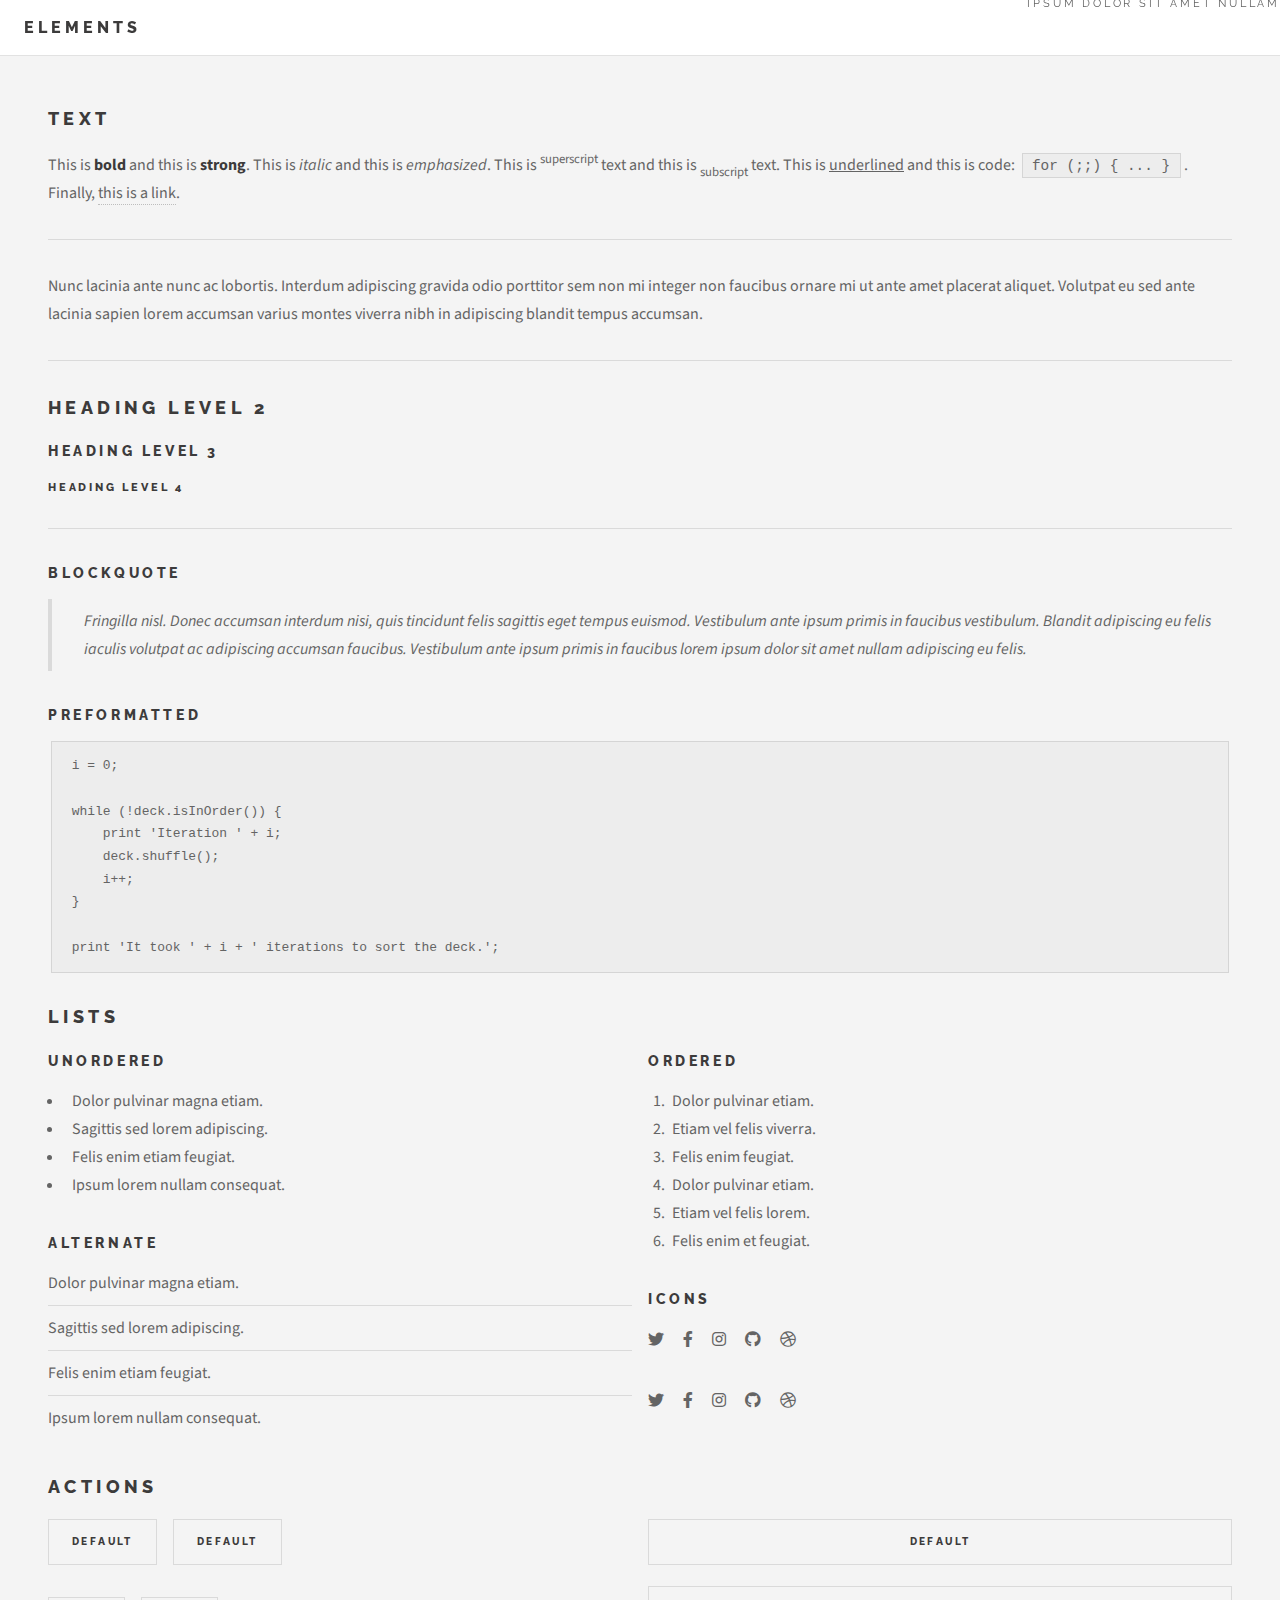
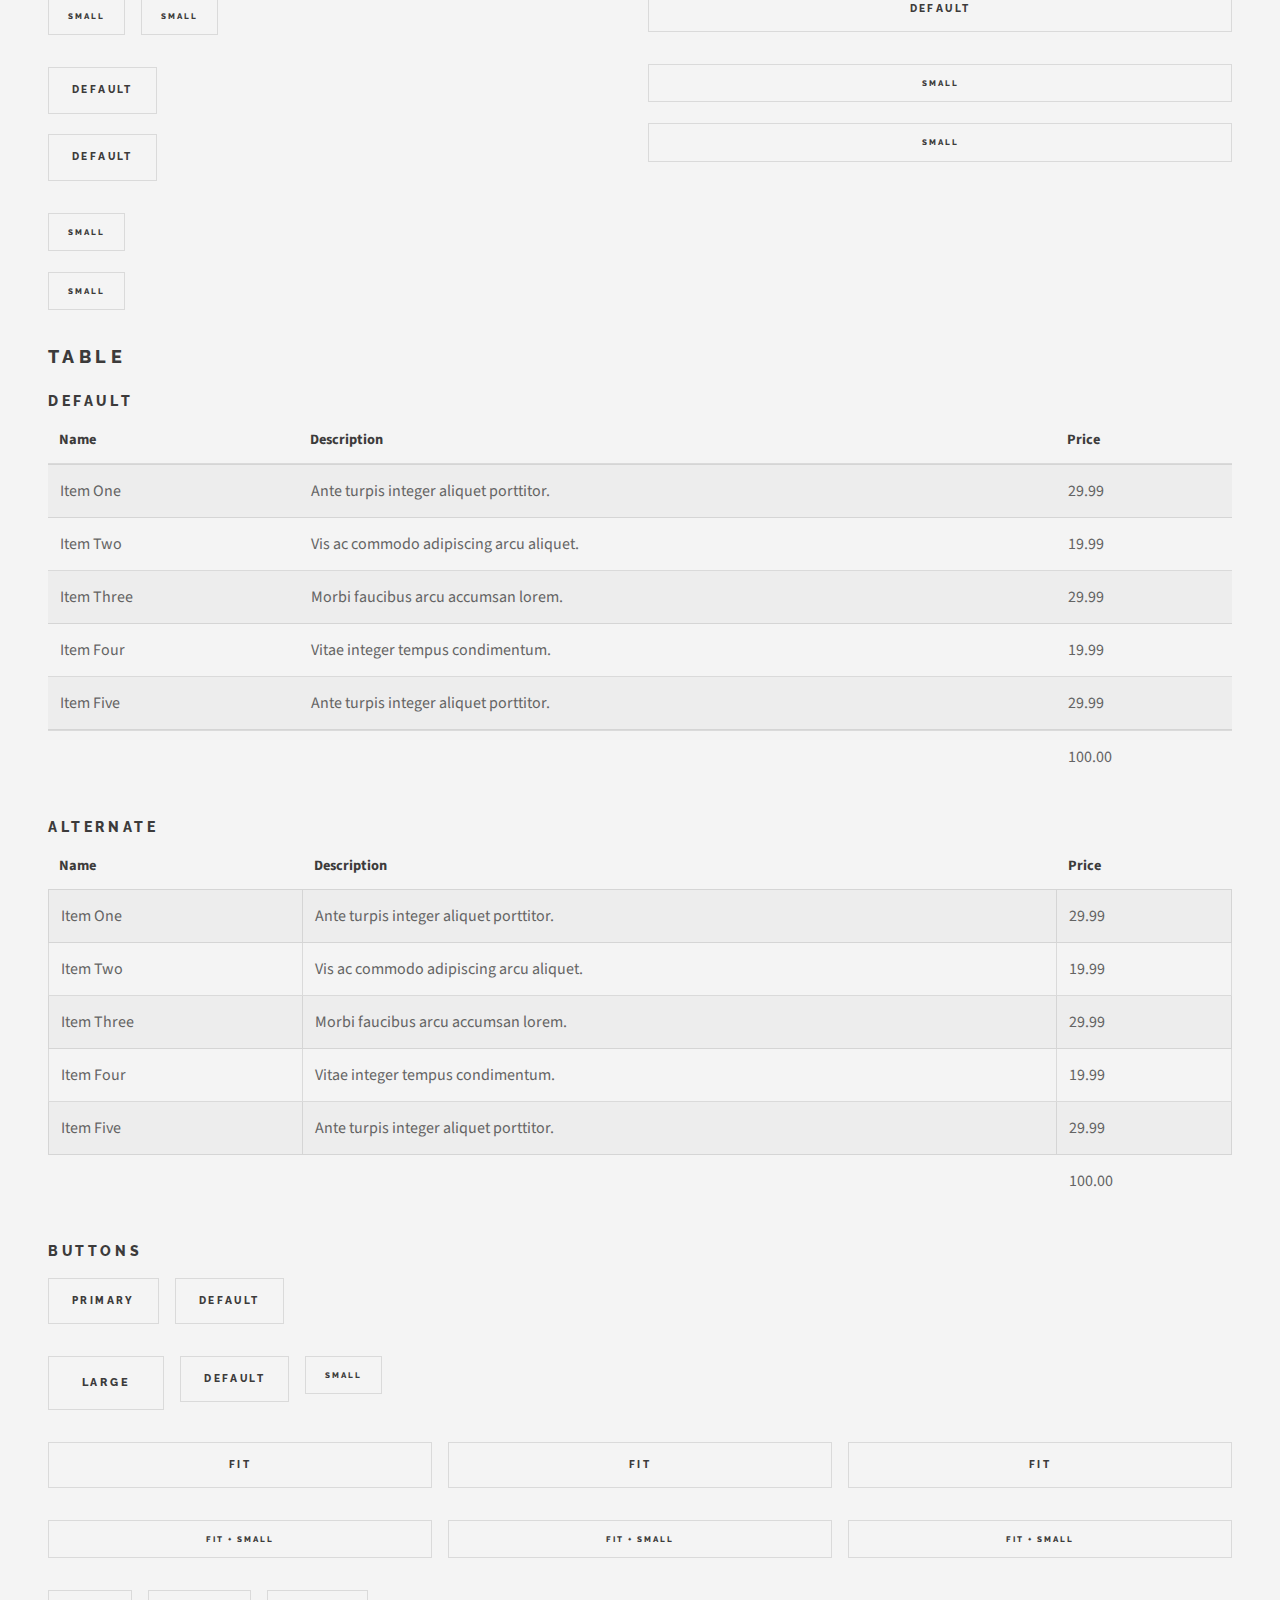
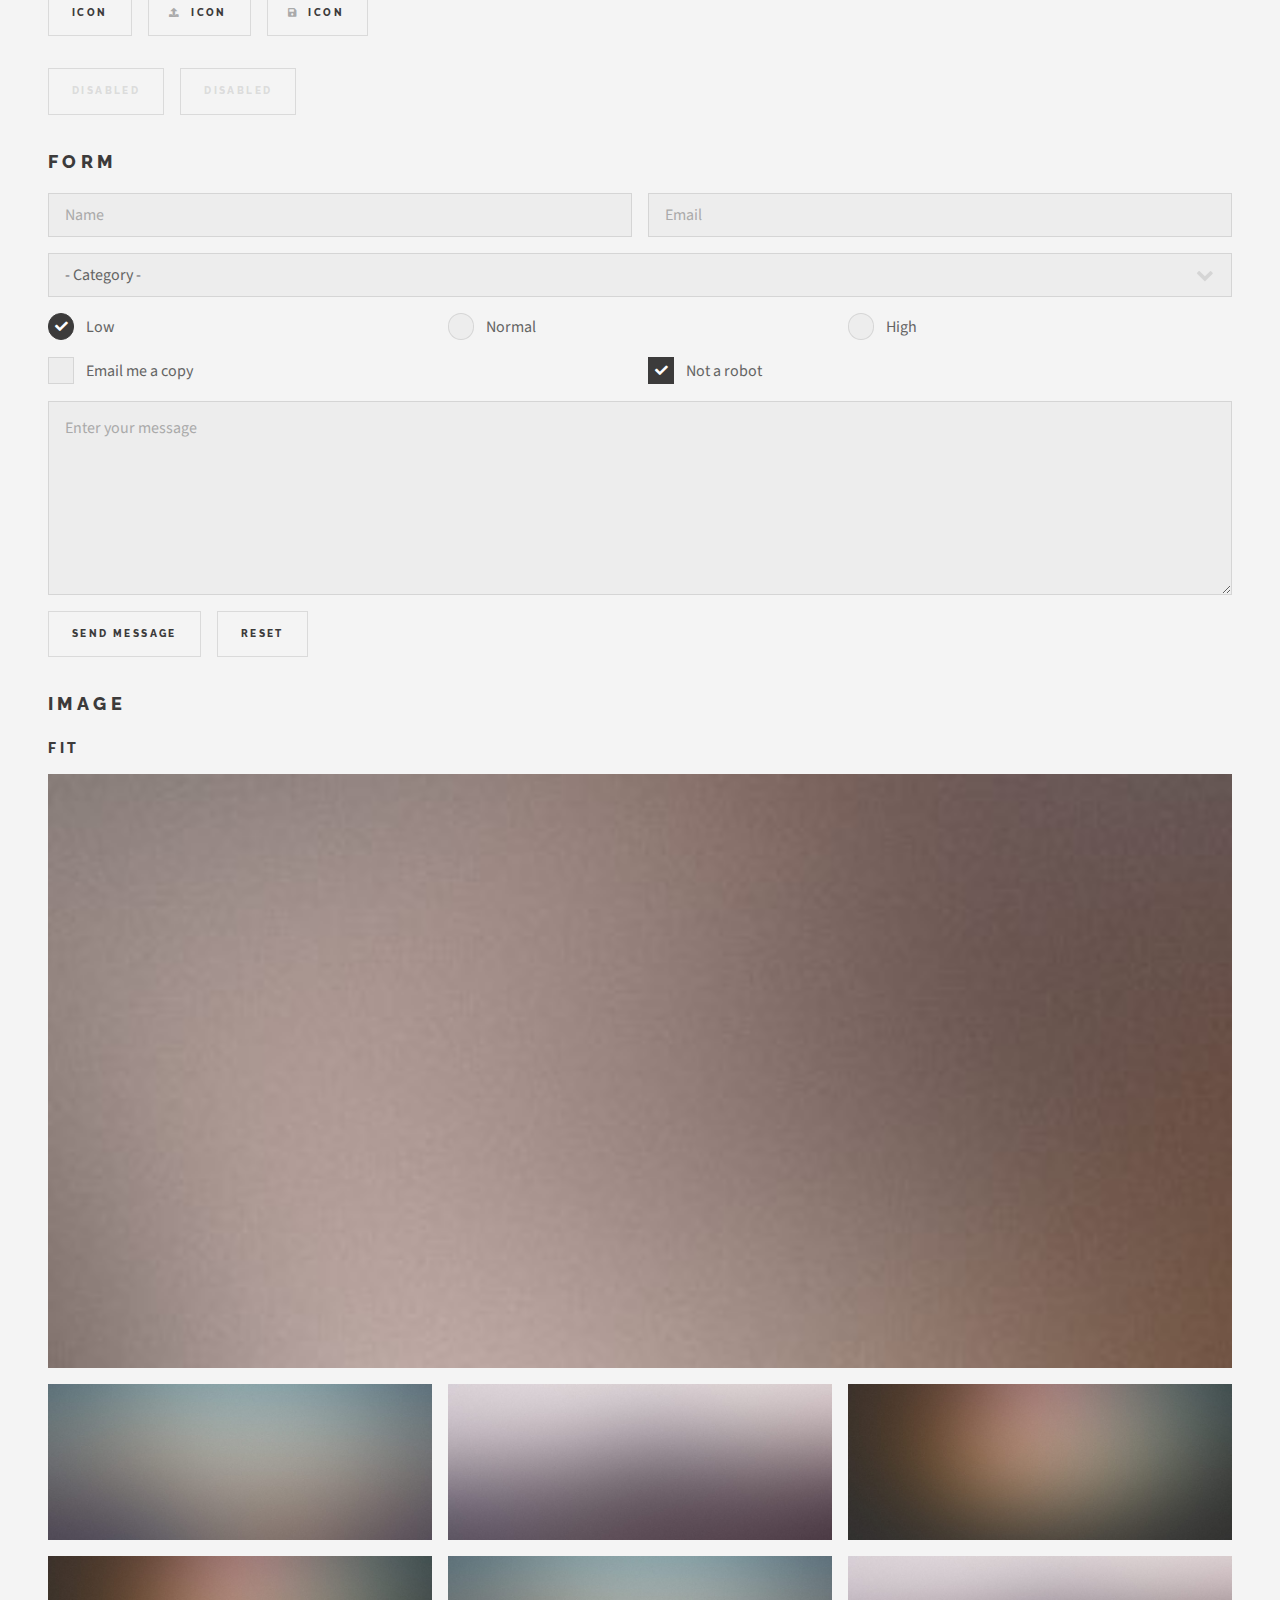
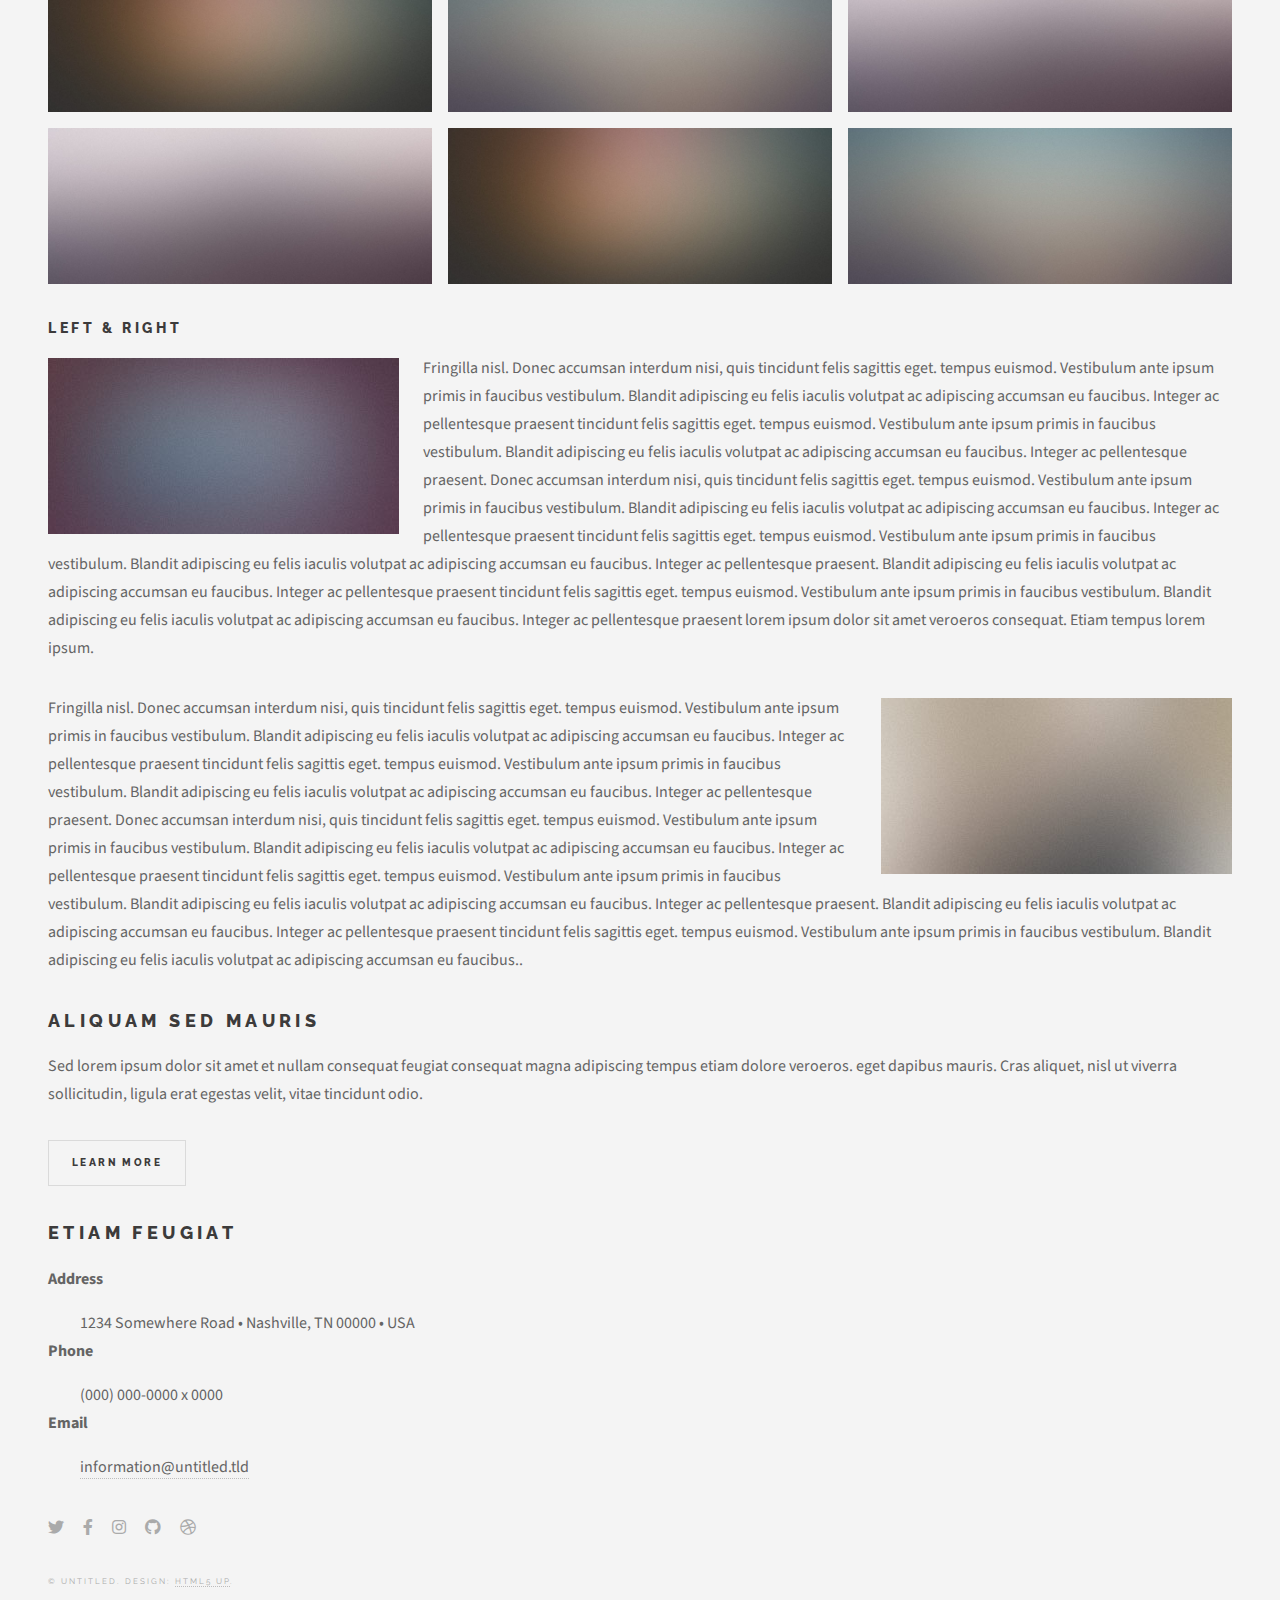
<file: elements.html>
<!DOCTYPE HTML>
<!--
	Stellar by HTML5 UP
	html5up.net | @ajlkn
	Free for personal and commercial use under the CCA 3.0 license (html5up.net/license)
-->
<html>
	<head>
		<title>Elements - Stellar by HTML5 UP</title>
		<meta charset="utf-8" />
		<meta name="viewport" content="width=device-width, initial-scale=1, user-scalable=no" />
		<link rel="stylesheet" href="assets/css/main.css" />
		<noscript><link rel="stylesheet" href="assets/css/noscript.css" /></noscript>
	</head>
	<body class="is-preload">

		<!-- Wrapper -->
			<div id="wrapper">

				<!-- Header -->
					<header id="header">
						<h1>Elements</h1>
						<p>Ipsum dolor sit amet nullam</p>
					</header>

				<!-- Main -->
					<div id="main">

						<!-- Content -->
							<section id="content" class="main">

								<!-- Text -->
									<section>
										<h2>Text</h2>
										<p>This is <b>bold</b> and this is <strong>strong</strong>. This is <i>italic</i> and this is <em>emphasized</em>.
										This is <sup>superscript</sup> text and this is <sub>subscript</sub> text.
										This is <u>underlined</u> and this is code: <code>for (;;) { ... }</code>. Finally, <a href="#">this is a link</a>.</p>
										<hr />
										<p>Nunc lacinia ante nunc ac lobortis. Interdum adipiscing gravida odio porttitor sem non mi integer non faucibus ornare mi ut ante amet placerat aliquet. Volutpat eu sed ante lacinia sapien lorem accumsan varius montes viverra nibh in adipiscing blandit tempus accumsan.</p>
										<hr />
										<h2>Heading Level 2</h2>
										<h3>Heading Level 3</h3>
										<h4>Heading Level 4</h4>
										<hr />
										<h3>Blockquote</h3>
										<blockquote>Fringilla nisl. Donec accumsan interdum nisi, quis tincidunt felis sagittis eget tempus euismod. Vestibulum ante ipsum primis in faucibus vestibulum. Blandit adipiscing eu felis iaculis volutpat ac adipiscing accumsan faucibus. Vestibulum ante ipsum primis in faucibus lorem ipsum dolor sit amet nullam adipiscing eu felis.</blockquote>
										<h3>Preformatted</h3>
										<pre><code>i = 0;

while (!deck.isInOrder()) {
    print 'Iteration ' + i;
    deck.shuffle();
    i++;
}

print 'It took ' + i + ' iterations to sort the deck.';</code></pre>
									</section>

								<!-- Lists -->
									<section>
										<h2>Lists</h2>
										<div class="row">
											<div class="col-6 col-12-medium">
												<h3>Unordered</h3>
												<ul>
													<li>Dolor pulvinar magna etiam.</li>
													<li>Sagittis sed lorem adipiscing.</li>
													<li>Felis enim etiam feugiat.</li>
													<li>Ipsum lorem nullam consequat.</li>
												</ul>
												<h3>Alternate</h3>
												<ul class="alt">
													<li>Dolor pulvinar magna etiam.</li>
													<li>Sagittis sed lorem adipiscing.</li>
													<li>Felis enim etiam feugiat.</li>
													<li>Ipsum lorem nullam consequat.</li>
												</ul>
											</div>
											<div class="col-6 col-12-medium">
												<h3>Ordered</h3>
												<ol>
													<li>Dolor pulvinar etiam.</li>
													<li>Etiam vel felis viverra.</li>
													<li>Felis enim feugiat.</li>
													<li>Dolor pulvinar etiam.</li>
													<li>Etiam vel felis lorem.</li>
													<li>Felis enim et feugiat.</li>
												</ol>
												<h3>Icons</h3>
												<ul class="icons">
													<li><a href="#" class="icon brands fa-twitter"><span class="label">Twitter</span></a></li>
													<li><a href="#" class="icon brands fa-facebook-f"><span class="label">Facebook</span></a></li>
													<li><a href="#" class="icon brands fa-instagram"><span class="label">Instagram</span></a></li>
													<li><a href="#" class="icon brands fa-github"><span class="label">GitHub</span></a></li>
													<li><a href="#" class="icon brands fa-dribbble"><span class="label">Dribbble</span></a></li>
												</ul>
												<ul class="icons">
													<li><a href="#" class="icon brands alt fa-twitter"><span class="label">Twitter</span></a></li>
													<li><a href="#" class="icon brands alt fa-facebook-f"><span class="label">Facebook</span></a></li>
													<li><a href="#" class="icon brands alt fa-instagram"><span class="label">Instagram</span></a></li>
													<li><a href="#" class="icon brands alt fa-github"><span class="label">GitHub</span></a></li>
													<li><a href="#" class="icon brands alt fa-dribbble"><span class="label">Dribbble</span></a></li>
												</ul>
											</div>
										</div>
										<h2>Actions</h2>
										<div class="row">
											<div class="col-6 col-12-medium">
												<ul class="actions">
													<li><a href="#" class="button primary">Default</a></li>
													<li><a href="#" class="button">Default</a></li>
												</ul>
												<ul class="actions small">
													<li><a href="#" class="button primary small">Small</a></li>
													<li><a href="#" class="button small">Small</a></li>
												</ul>
												<ul class="actions stacked">
													<li><a href="#" class="button primary">Default</a></li>
													<li><a href="#" class="button">Default</a></li>
												</ul>
												<ul class="actions stacked">
													<li><a href="#" class="button primary small">Small</a></li>
													<li><a href="#" class="button small">Small</a></li>
												</ul>
											</div>
											<div class="col-6 col-12-medium">
												<ul class="actions stacked">
													<li><a href="#" class="button primary fit">Default</a></li>
													<li><a href="#" class="button fit">Default</a></li>
												</ul>
												<ul class="actions stacked">
													<li><a href="#" class="button primary small fit">Small</a></li>
													<li><a href="#" class="button small fit">Small</a></li>
												</ul>
											</div>
										</div>
									</section>

								<!-- Table -->
									<section>
										<h2>Table</h2>
										<h3>Default</h3>
										<div class="table-wrapper">
											<table>
												<thead>
													<tr>
														<th>Name</th>
														<th>Description</th>
														<th>Price</th>
													</tr>
												</thead>
												<tbody>
													<tr>
														<td>Item One</td>
														<td>Ante turpis integer aliquet porttitor.</td>
														<td>29.99</td>
													</tr>
													<tr>
														<td>Item Two</td>
														<td>Vis ac commodo adipiscing arcu aliquet.</td>
														<td>19.99</td>
													</tr>
													<tr>
														<td>Item Three</td>
														<td> Morbi faucibus arcu accumsan lorem.</td>
														<td>29.99</td>
													</tr>
													<tr>
														<td>Item Four</td>
														<td>Vitae integer tempus condimentum.</td>
														<td>19.99</td>
													</tr>
													<tr>
														<td>Item Five</td>
														<td>Ante turpis integer aliquet porttitor.</td>
														<td>29.99</td>
													</tr>
												</tbody>
												<tfoot>
													<tr>
														<td colspan="2"></td>
														<td>100.00</td>
													</tr>
												</tfoot>
											</table>
										</div>

										<h3>Alternate</h3>
										<div class="table-wrapper">
											<table class="alt">
												<thead>
													<tr>
														<th>Name</th>
														<th>Description</th>
														<th>Price</th>
													</tr>
												</thead>
												<tbody>
													<tr>
														<td>Item One</td>
														<td>Ante turpis integer aliquet porttitor.</td>
														<td>29.99</td>
													</tr>
													<tr>
														<td>Item Two</td>
														<td>Vis ac commodo adipiscing arcu aliquet.</td>
														<td>19.99</td>
													</tr>
													<tr>
														<td>Item Three</td>
														<td> Morbi faucibus arcu accumsan lorem.</td>
														<td>29.99</td>
													</tr>
													<tr>
														<td>Item Four</td>
														<td>Vitae integer tempus condimentum.</td>
														<td>19.99</td>
													</tr>
													<tr>
														<td>Item Five</td>
														<td>Ante turpis integer aliquet porttitor.</td>
														<td>29.99</td>
													</tr>
												</tbody>
												<tfoot>
													<tr>
														<td colspan="2"></td>
														<td>100.00</td>
													</tr>
												</tfoot>
											</table>
										</div>
									</section>

								<!-- Buttons -->
									<section>
										<h3>Buttons</h3>
										<ul class="actions">
											<li><a href="#" class="button primary">Primary</a></li>
											<li><a href="#" class="button">Default</a></li>
										</ul>
										<ul class="actions">
											<li><a href="#" class="button large">Large</a></li>
											<li><a href="#" class="button">Default</a></li>
											<li><a href="#" class="button small">Small</a></li>
										</ul>
										<ul class="actions fit">
											<li><a href="#" class="button primary fit">Fit</a></li>
											<li><a href="#" class="button fit">Fit</a></li>
											<li><a href="#" class="button fit">Fit</a></li>
										</ul>
										<ul class="actions fit small">
											<li><a href="#" class="button primary fit small">Fit + Small</a></li>
											<li><a href="#" class="button fit small">Fit + Small</a></li>
											<li><a href="#" class="button fit small">Fit + Small</a></li>
										</ul>
										<ul class="actions">
											<li><a href="#" class="button primary icon solidfa-download">Icon</a></li>
											<li><a href="#" class="button icon solid fa-upload">Icon</a></li>
											<li><a href="#" class="button icon solid fa-save">Icon</a></li>
										</ul>
										<ul class="actions">
											<li><span class="button primary disabled">Disabled</span></li>
											<li><span class="button disabled">Disabled</span></li>
										</ul>
									</section>

								<!-- Form -->
									<section>
										<h2>Form</h2>
										<form method="post" action="#">
											<div class="row gtr-uniform">
												<div class="col-6 col-12-xsmall">
													<input type="text" name="demo-name" id="demo-name" value="" placeholder="Name" />
												</div>
												<div class="col-6 col-12-xsmall">
													<input type="email" name="demo-email" id="demo-email" value="" placeholder="Email" />
												</div>
												<div class="col-12">
													<select name="demo-category" id="demo-category">
														<option value="">- Category -</option>
														<option value="1">Manufacturing</option>
														<option value="1">Shipping</option>
														<option value="1">Administration</option>
														<option value="1">Human Resources</option>
													</select>
												</div>
												<div class="col-4 col-12-small">
													<input type="radio" id="demo-priority-low" name="demo-priority" checked>
													<label for="demo-priority-low">Low</label>
												</div>
												<div class="col-4 col-12-small">
													<input type="radio" id="demo-priority-normal" name="demo-priority">
													<label for="demo-priority-normal">Normal</label>
												</div>
												<div class="col-4 col-12-small">
													<input type="radio" id="demo-priority-high" name="demo-priority">
													<label for="demo-priority-high">High</label>
												</div>
												<div class="col-6 col-12-small">
													<input type="checkbox" id="demo-copy" name="demo-copy">
													<label for="demo-copy">Email me a copy</label>
												</div>
												<div class="col-6 col-12-small">
													<input type="checkbox" id="demo-human" name="demo-human" checked>
													<label for="demo-human">Not a robot</label>
												</div>
												<div class="col-12">
													<textarea name="demo-message" id="demo-message" placeholder="Enter your message" rows="6"></textarea>
												</div>
												<div class="col-12">
													<ul class="actions">
														<li><input type="submit" value="Send Message" class="primary" /></li>
														<li><input type="reset" value="Reset" /></li>
													</ul>
												</div>
											</div>
										</form>
									</section>

								<!-- Image -->
									<section>
										<h2>Image</h2>
										<h3>Fit</h3>
										<div class="box alt">
											<div class="row gtr-uniform">
												<div class="col-12"><span class="image fit"><img src="images/pic04.jpg" alt="" /></span></div>
												<div class="col-4"><span class="image fit"><img src="images/pic01.jpg" alt="" /></span></div>
												<div class="col-4"><span class="image fit"><img src="images/pic02.jpg" alt="" /></span></div>
												<div class="col-4"><span class="image fit"><img src="images/pic03.jpg" alt="" /></span></div>
												<div class="col-4"><span class="image fit"><img src="images/pic03.jpg" alt="" /></span></div>
												<div class="col-4"><span class="image fit"><img src="images/pic01.jpg" alt="" /></span></div>
												<div class="col-4"><span class="image fit"><img src="images/pic02.jpg" alt="" /></span></div>
												<div class="col-4"><span class="image fit"><img src="images/pic02.jpg" alt="" /></span></div>
												<div class="col-4"><span class="image fit"><img src="images/pic03.jpg" alt="" /></span></div>
												<div class="col-4"><span class="image fit"><img src="images/pic01.jpg" alt="" /></span></div>
											</div>
										</div>
										<h3>Left &amp; Right</h3>
										<p><span class="image left"><img src="images/pic05.jpg" alt="" /></span>Fringilla nisl. Donec accumsan interdum nisi, quis tincidunt felis sagittis eget. tempus euismod. Vestibulum ante ipsum primis in faucibus vestibulum. Blandit adipiscing eu felis iaculis volutpat ac adipiscing accumsan eu faucibus. Integer ac pellentesque praesent tincidunt felis sagittis eget. tempus euismod. Vestibulum ante ipsum primis in faucibus vestibulum. Blandit adipiscing eu felis iaculis volutpat ac adipiscing accumsan eu faucibus. Integer ac pellentesque praesent. Donec accumsan interdum nisi, quis tincidunt felis sagittis eget. tempus euismod. Vestibulum ante ipsum primis in faucibus vestibulum. Blandit adipiscing eu felis iaculis volutpat ac adipiscing accumsan eu faucibus. Integer ac pellentesque praesent tincidunt felis sagittis eget. tempus euismod. Vestibulum ante ipsum primis in faucibus vestibulum. Blandit adipiscing eu felis iaculis volutpat ac adipiscing accumsan eu faucibus. Integer ac pellentesque praesent. Blandit adipiscing eu felis iaculis volutpat ac adipiscing accumsan eu faucibus. Integer ac pellentesque praesent tincidunt felis sagittis eget. tempus euismod. Vestibulum ante ipsum primis in faucibus vestibulum. Blandit adipiscing eu felis iaculis volutpat ac adipiscing accumsan eu faucibus. Integer ac pellentesque praesent lorem ipsum dolor sit amet veroeros consequat. Etiam tempus lorem ipsum.</p>
										<p><span class="image right"><img src="images/pic06.jpg" alt="" /></span>Fringilla nisl. Donec accumsan interdum nisi, quis tincidunt felis sagittis eget. tempus euismod. Vestibulum ante ipsum primis in faucibus vestibulum. Blandit adipiscing eu felis iaculis volutpat ac adipiscing accumsan eu faucibus. Integer ac pellentesque praesent tincidunt felis sagittis eget. tempus euismod. Vestibulum ante ipsum primis in faucibus vestibulum. Blandit adipiscing eu felis iaculis volutpat ac adipiscing accumsan eu faucibus. Integer ac pellentesque praesent. Donec accumsan interdum nisi, quis tincidunt felis sagittis eget. tempus euismod. Vestibulum ante ipsum primis in faucibus vestibulum. Blandit adipiscing eu felis iaculis volutpat ac adipiscing accumsan eu faucibus. Integer ac pellentesque praesent tincidunt felis sagittis eget. tempus euismod. Vestibulum ante ipsum primis in faucibus vestibulum. Blandit adipiscing eu felis iaculis volutpat ac adipiscing accumsan eu faucibus. Integer ac pellentesque praesent. Blandit adipiscing eu felis iaculis volutpat ac adipiscing accumsan eu faucibus. Integer ac pellentesque praesent tincidunt felis sagittis eget. tempus euismod. Vestibulum ante ipsum primis in faucibus vestibulum. Blandit adipiscing eu felis iaculis volutpat ac adipiscing accumsan eu faucibus..</p>
									</section>

							</section>

					</div>

				<!-- Footer -->
					<footer id="footer">
						<section>
							<h2>Aliquam sed mauris</h2>
							<p>Sed lorem ipsum dolor sit amet et nullam consequat feugiat consequat magna adipiscing tempus etiam dolore veroeros. eget dapibus mauris. Cras aliquet, nisl ut viverra sollicitudin, ligula erat egestas velit, vitae tincidunt odio.</p>
							<ul class="actions">
								<li><a href="#" class="button">Learn More</a></li>
							</ul>
						</section>
						<section>
							<h2>Etiam feugiat</h2>
							<dl class="alt">
								<dt>Address</dt>
								<dd>1234 Somewhere Road &bull; Nashville, TN 00000 &bull; USA</dd>
								<dt>Phone</dt>
								<dd>(000) 000-0000 x 0000</dd>
								<dt>Email</dt>
								<dd><a href="#">information@untitled.tld</a></dd>
							</dl>
							<ul class="icons">
								<li><a href="#" class="icon brands fa-twitter alt"><span class="label">Twitter</span></a></li>
								<li><a href="#" class="icon brands fa-facebook-f alt"><span class="label">Facebook</span></a></li>
								<li><a href="#" class="icon brands fa-instagram alt"><span class="label">Instagram</span></a></li>
								<li><a href="#" class="icon brands fa-github alt"><span class="label">GitHub</span></a></li>
								<li><a href="#" class="icon brands fa-dribbble alt"><span class="label">Dribbble</span></a></li>
							</ul>
						</section>
						<p class="copyright">&copy; Untitled. Design: <a href="https://html5up.net">HTML5 UP</a>.</p>
					</footer>

			</div>

		<!-- Scripts -->
			<script src="assets/js/jquery.min.js"></script>
			<script src="assets/js/jquery.scrollex.min.js"></script>
			<script src="assets/js/jquery.scrolly.min.js"></script>
			<script src="assets/js/browser.min.js"></script>
			<script src="assets/js/breakpoints.min.js"></script>
			<script src="assets/js/util.js"></script>
			<script src="assets/js/main.js"></script>

	</body>
</html>
</file>
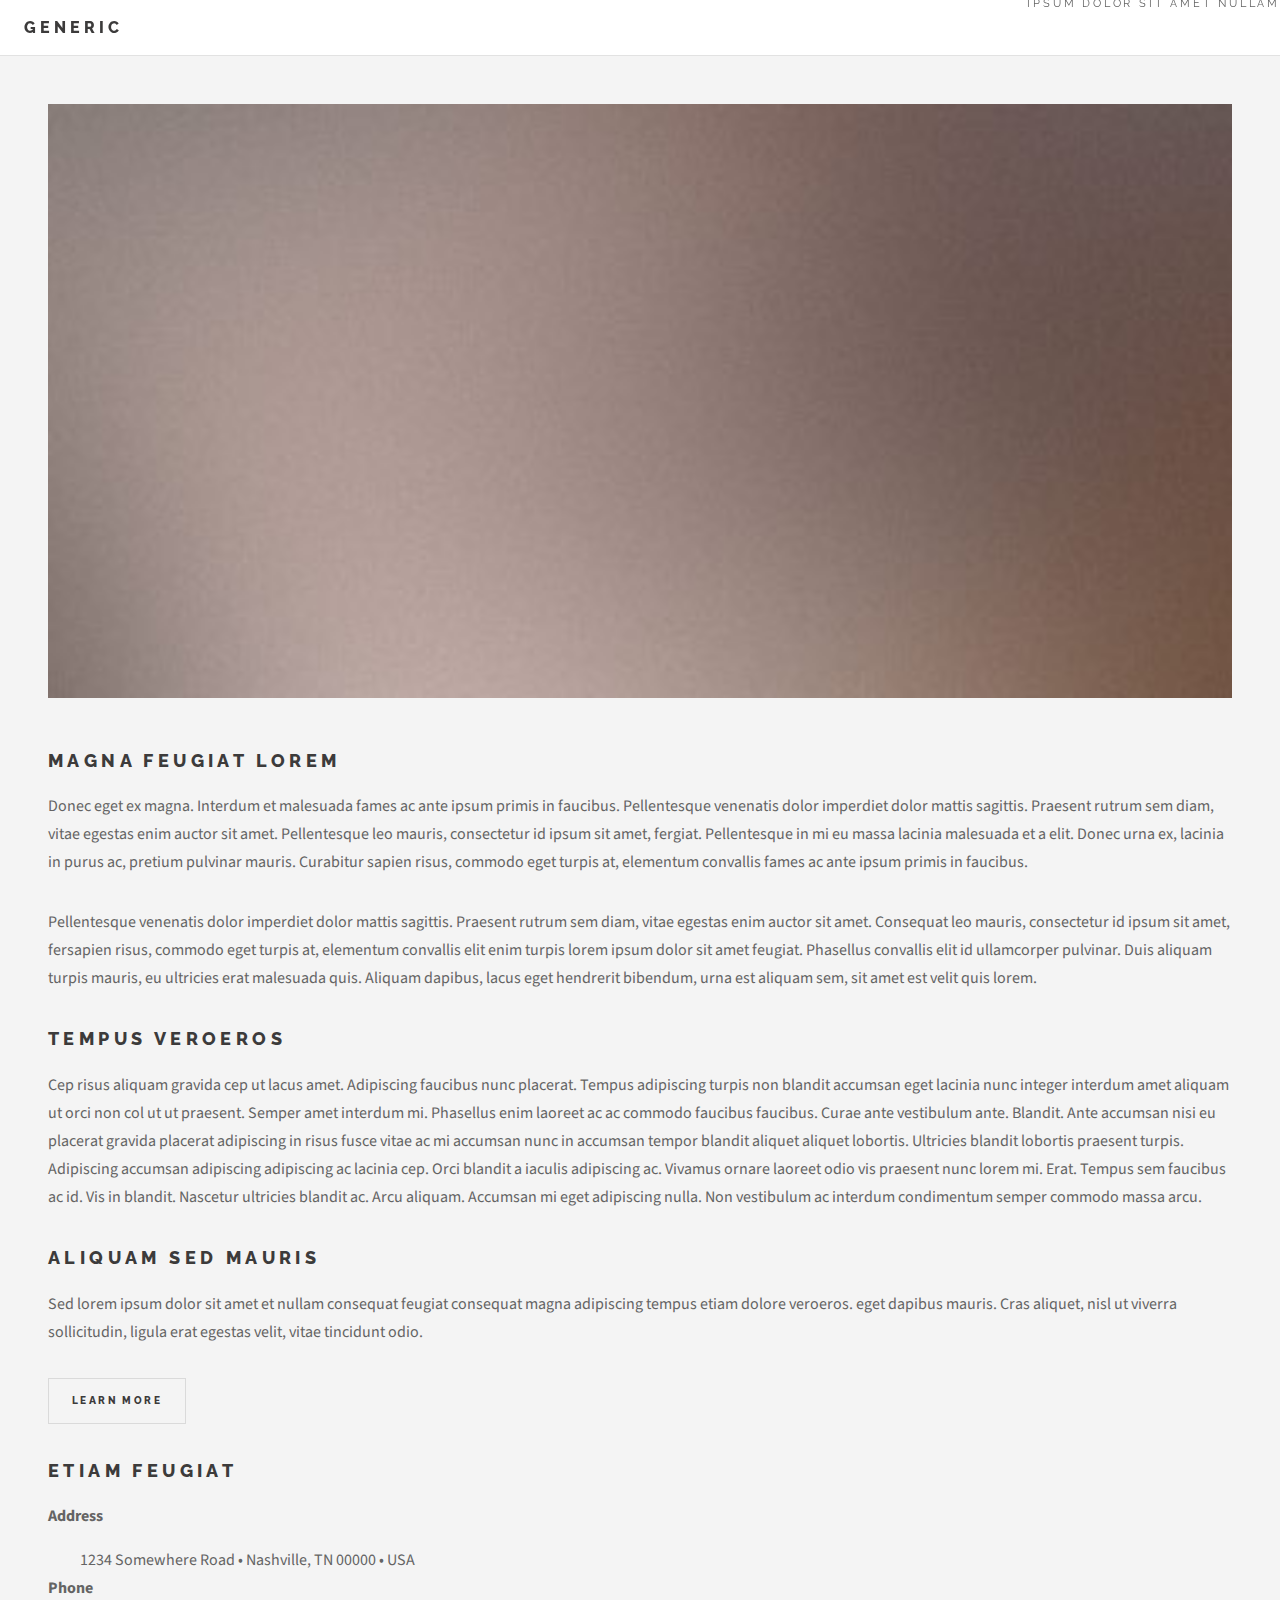
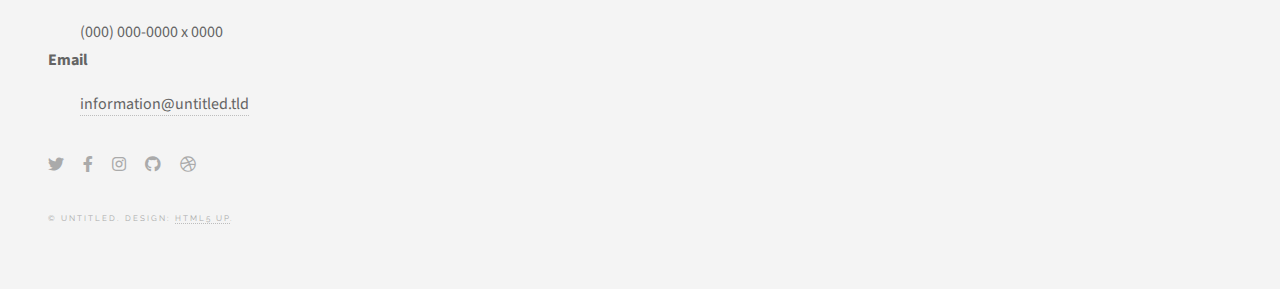
<file: generic.html>
<!DOCTYPE HTML>
<!--
	Stellar by HTML5 UP
	html5up.net | @ajlkn
	Free for personal and commercial use under the CCA 3.0 license (html5up.net/license)
-->
<html>
	<head>
		<title>Generic - Stellar by HTML5 UP</title>
		<meta charset="utf-8" />
		<meta name="viewport" content="width=device-width, initial-scale=1, user-scalable=no" />
		<link rel="stylesheet" href="assets/css/main.css" />
		<noscript><link rel="stylesheet" href="assets/css/noscript.css" /></noscript>
	</head>
	<body class="is-preload">

		<!-- Wrapper -->
			<div id="wrapper">

				<!-- Header -->
					<header id="header">
						<h1>Generic</h1>
						<p>Ipsum dolor sit amet nullam</p>
					</header>

				<!-- Main -->
					<div id="main">

						<!-- Content -->
							<section id="content" class="main">
								<span class="image main"><img src="images/pic04.jpg" alt="" /></span>
								<h2>Magna feugiat lorem</h2>
								<p>Donec eget ex magna. Interdum et malesuada fames ac ante ipsum primis in faucibus. Pellentesque venenatis dolor imperdiet dolor mattis sagittis. Praesent rutrum sem diam, vitae egestas enim auctor sit amet. Pellentesque leo mauris, consectetur id ipsum sit amet, fergiat. Pellentesque in mi eu massa lacinia malesuada et a elit. Donec urna ex, lacinia in purus ac, pretium pulvinar mauris. Curabitur sapien risus, commodo eget turpis at, elementum convallis fames ac ante ipsum primis in faucibus.</p>
								<p>Pellentesque venenatis dolor imperdiet dolor mattis sagittis. Praesent rutrum sem diam, vitae egestas enim auctor sit amet. Consequat leo mauris, consectetur id ipsum sit amet, fersapien risus, commodo eget turpis at, elementum convallis elit enim turpis lorem ipsum dolor sit amet feugiat. Phasellus convallis elit id ullamcorper pulvinar. Duis aliquam turpis mauris, eu ultricies erat malesuada quis. Aliquam dapibus, lacus eget hendrerit bibendum, urna est aliquam sem, sit amet est velit quis lorem.</p>
								<h2>Tempus veroeros</h2>
								<p>Cep risus aliquam gravida cep ut lacus amet. Adipiscing faucibus nunc placerat. Tempus adipiscing turpis non blandit accumsan eget lacinia nunc integer interdum amet aliquam ut orci non col ut ut praesent. Semper amet interdum mi. Phasellus enim laoreet ac ac commodo faucibus faucibus. Curae ante vestibulum ante. Blandit. Ante accumsan nisi eu placerat gravida placerat adipiscing in risus fusce vitae ac mi accumsan nunc in accumsan tempor blandit aliquet aliquet lobortis. Ultricies blandit lobortis praesent turpis. Adipiscing accumsan adipiscing adipiscing ac lacinia cep. Orci blandit a iaculis adipiscing ac. Vivamus ornare laoreet odio vis praesent nunc lorem mi. Erat. Tempus sem faucibus ac id. Vis in blandit. Nascetur ultricies blandit ac. Arcu aliquam. Accumsan mi eget adipiscing nulla. Non vestibulum ac interdum condimentum semper commodo massa arcu.</p>
							</section>

					</div>

				<!-- Footer -->
					<footer id="footer">
						<section>
							<h2>Aliquam sed mauris</h2>
							<p>Sed lorem ipsum dolor sit amet et nullam consequat feugiat consequat magna adipiscing tempus etiam dolore veroeros. eget dapibus mauris. Cras aliquet, nisl ut viverra sollicitudin, ligula erat egestas velit, vitae tincidunt odio.</p>
							<ul class="actions">
								<li><a href="#" class="button">Learn More</a></li>
							</ul>
						</section>
						<section>
							<h2>Etiam feugiat</h2>
							<dl class="alt">
								<dt>Address</dt>
								<dd>1234 Somewhere Road &bull; Nashville, TN 00000 &bull; USA</dd>
								<dt>Phone</dt>
								<dd>(000) 000-0000 x 0000</dd>
								<dt>Email</dt>
								<dd><a href="#">information@untitled.tld</a></dd>
							</dl>
							<ul class="icons">
								<li><a href="#" class="icon brands fa-twitter alt"><span class="label">Twitter</span></a></li>
								<li><a href="#" class="icon brands fa-facebook-f alt"><span class="label">Facebook</span></a></li>
								<li><a href="#" class="icon brands fa-instagram alt"><span class="label">Instagram</span></a></li>
								<li><a href="#" class="icon brands fa-github alt"><span class="label">GitHub</span></a></li>
								<li><a href="#" class="icon brands fa-dribbble alt"><span class="label">Dribbble</span></a></li>
							</ul>
						</section>
						<p class="copyright">&copy; Untitled. Design: <a href="https://html5up.net">HTML5 UP</a>.</p>
					</footer>

			</div>

		<!-- Scripts -->
			<script src="assets/js/jquery.min.js"></script>
			<script src="assets/js/jquery.scrollex.min.js"></script>
			<script src="assets/js/jquery.scrolly.min.js"></script>
			<script src="assets/js/browser.min.js"></script>
			<script src="assets/js/breakpoints.min.js"></script>
			<script src="assets/js/util.js"></script>
			<script src="assets/js/main.js"></script>

	</body>
</html>
</file>
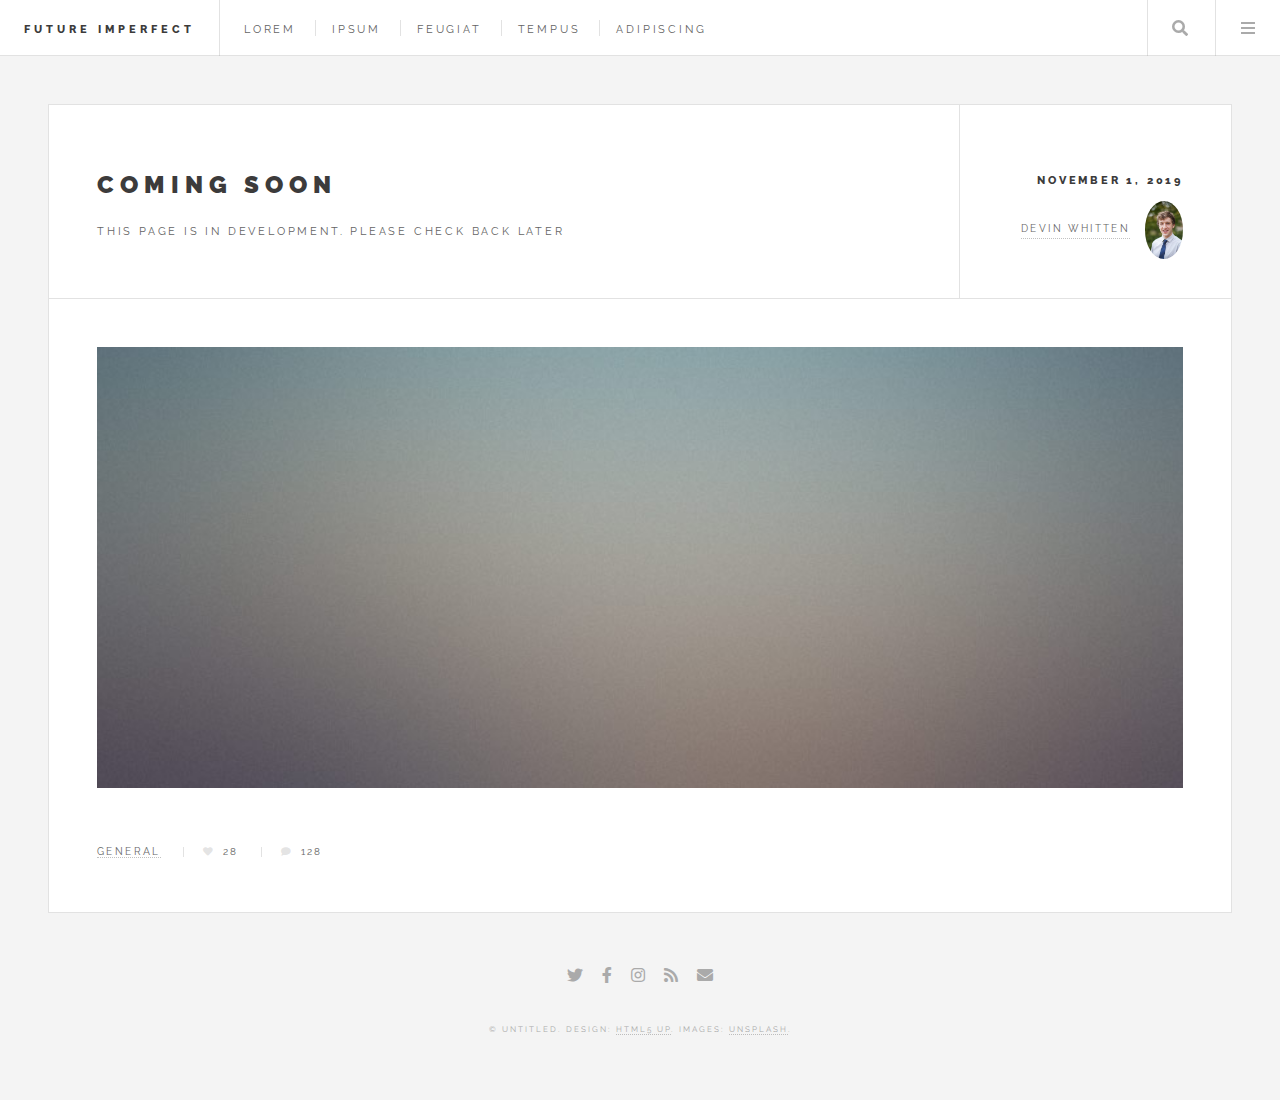
<file: single.html>
<!DOCTYPE HTML>
<!--
	Future Imperfect by HTML5 UP
	html5up.net | @ajlkn
	Free for personal and commercial use under the CCA 3.0 license (html5up.net/license)
-->
<html>
	<head>
		<title>Single - Future Imperfect by HTML5 UP</title>
		<meta charset="utf-8" />
		<meta name="viewport" content="width=device-width, initial-scale=1, user-scalable=no" />
		<link rel="stylesheet" href="assets/css/main.css" />
	</head>
	<body class="single is-preload">

		<!-- Wrapper -->
			<div id="wrapper">

				<!-- Header -->
					<header id="header">
						<h1><a href="index.html">Future Imperfect</a></h1>
						<nav class="links">
							<ul>
								<li><a href="#">Lorem</a></li>
								<li><a href="#">Ipsum</a></li>
								<li><a href="#">Feugiat</a></li>
								<li><a href="#">Tempus</a></li>
								<li><a href="#">Adipiscing</a></li>
							</ul>
						</nav>
						<nav class="main">
							<ul>
								<li class="search">
									<a class="fa-search" href="#search">Search</a>
									<form id="search" method="get" action="#">
										<input type="text" name="query" placeholder="Search" />
									</form>
								</li>
								<li class="menu">
									<a class="fa-bars" href="#menu">Menu</a>
								</li>
							</ul>
						</nav>
					</header>

				<!-- Menu -->
					<section id="menu">

						<!-- Search -->
							<section>
								<form class="search" method="get" action="#">
									<input type="text" name="query" placeholder="Search" />
								</form>
							</section>

						<!-- Links -->
							<section>
								<ul class="links">
									<li>
										<a href="#">
											<h3>Lorem ipsum</h3>
											<p>Feugiat tempus veroeros dolor</p>
										</a>
									</li>
									<li>
										<a href="#">
											<h3>Dolor sit amet</h3>
											<p>Sed vitae justo condimentum</p>
										</a>
									</li>
									<li>
										<a href="#">
											<h3>Feugiat veroeros</h3>
											<p>Phasellus sed ultricies mi congue</p>
										</a>
									</li>
									<li>
										<a href="#">
											<h3>Etiam sed consequat</h3>
											<p>Porta lectus amet ultricies</p>
										</a>
									</li>
								</ul>
							</section>

						<!-- Actions -->
							<section>
								<ul class="actions stacked">
									<li><a href="#" class="button large fit">Log In</a></li>
								</ul>
							</section>

					</section>

				<!-- Main -->
					<div id="main">

						<!-- Post -->
							<article class="post">
								<header>
									<div class="title">
										<h2><a href="#">Coming Soon</a></h2>
										<p>This page is in development. Please check back later</p>
									</div>
									<div class="meta">
										<time class="published" datetime="2015-11-01">November 1, 2019</time>
										<a href="#" class="author"><span class="name">Devin Whitten</span><img src="images/avatar.jpg" alt="" /></a>
									</div>
								</header>
								<span class="image featured"><img src="images/pic01.jpg" alt="" /></span>
								<p></p>
								<footer>
									<ul class="stats">
										<li><a href="#">General</a></li>
										<li><a href="#" class="icon solid fa-heart">28</a></li>
										<li><a href="#" class="icon solid fa-comment">128</a></li>
									</ul>
								</footer>
							</article>

					</div>

				<!-- Footer -->
					<section id="footer">
						<ul class="icons">
							<li><a href="#" class="icon brands fa-twitter"><span class="label">Twitter</span></a></li>
							<li><a href="#" class="icon brands fa-facebook-f"><span class="label">Facebook</span></a></li>
							<li><a href="#" class="icon brands fa-instagram"><span class="label">Instagram</span></a></li>
							<li><a href="#" class="icon solid fa-rss"><span class="label">RSS</span></a></li>
							<li><a href="#" class="icon solid fa-envelope"><span class="label">Email</span></a></li>
						</ul>
						<p class="copyright">&copy; Untitled. Design: <a href="http://html5up.net">HTML5 UP</a>. Images: <a href="http://unsplash.com">Unsplash</a>.</p>
					</section>

			</div>

		<!-- Scripts -->
			<script src="assets/js/jquery.min.js"></script>
			<script src="assets/js/browser.min.js"></script>
			<script src="assets/js/breakpoints.min.js"></script>
			<script src="assets/js/util.js"></script>
			<script src="assets/js/main.js"></script>

	</body>
</html>
</file>
<file: backup/assets/css/noscript.css>
/*
	Stellar by HTML5 UP
	html5up.net | @ajlkn
	Free for personal and commercial use under the CCA 3.0 license (html5up.net/license)
*/

/* Header */

	body.is-preload #header.alt > * {
		opacity: 1;
	}

	body.is-preload #header.alt .logo {
		-moz-transform: none;
		-webkit-transform: none;
		-ms-transform: none;
		transform: none;
	}
</file>
<file: assets/css/noscript.css>
/*
	Stellar by HTML5 UP
	html5up.net | @ajlkn
	Free for personal and commercial use under the CCA 3.0 license (html5up.net/license)
*/

/* Header */

	body.is-preload #header.alt > * {
		opacity: 1;
	}

	body.is-preload #header.alt .logo {
		-moz-transform: none;
		-webkit-transform: none;
		-ms-transform: none;
		transform: none;
	}
</file>
<file: assets/css/main.css>
@import url(fontawesome-all.min.css);
@import url("https://fonts.googleapis.com/css?family=Source+Sans+Pro:400,700|Raleway:400,800,900");

/*
	Future Imperfect by HTML5 UP
	html5up.net | @ajlkn
	Free for personal and commercial use under the CCA 3.0 license (html5up.net/license)
*/

html, body, div, span, applet, object,
iframe, h1, h2, h3, h4, h5, h6, p, blockquote,
pre, a, abbr, acronym, address, big, cite,
code, del, dfn, em, img, ins, kbd, q, s, samp,
small, strike, strong, sub, sup, tt, var, b,
u, i, center, dl, dt, dd, ol, ul, li, fieldset,
form, label, legend, table, caption, tbody,
tfoot, thead, tr, th, td, article, aside,
canvas, details, embed, figure, figcaption,
footer, header, hgroup, menu, nav, output, ruby,
section, summary, time, mark, audio, video {
	margin: 0;
	padding: 0;
	border: 0;
	font-size: 100%;
	font: inherit;
	vertical-align: baseline;}

article, aside, details, figcaption, figure,
footer, header, hgroup, menu, nav, section {
	display: block;}

body {
	line-height: 1;
}

ol, ul {
	list-style: none;
}

blockquote, q {
	quotes: none;
}

	blockquote:before, blockquote:after, q:before, q:after {
		content: '';
		content: none;
	}

table {
	border-collapse: collapse;
	border-spacing: 0;
}

body {
	-webkit-text-size-adjust: none;
}

mark {
	background-color: transparent;
	color: inherit;
}

input::-moz-focus-inner {
	border: 0;
	padding: 0;
}

input, select, textarea {
	-moz-appearance: none;
	-webkit-appearance: none;
	-ms-appearance: none;
	appearance: none;
}

/* Basic */

	@-ms-viewport {
		width: device-width;
	}

	body {
		-ms-overflow-style: scrollbar;
	}

	@media screen and (max-width: 480px) {

		html, body {
			min-width: 320px;
		}

	}

	html {
		box-sizing: border-box;
	}

	*, *:before, *:after {
		box-sizing: inherit;
	}

	body {
		background: #f4f4f4;
	}

		body.is-preload *, body.is-preload *:before, body.is-preload *:after {
			-moz-animation: none !important;
			-webkit-animation: none !important;
			-ms-animation: none !important;
			animation: none !important;
			-moz-transition: none !important;
			-webkit-transition: none !important;
			-ms-transition: none !important;
			transition: none !important;
		}

/* Type */

	body, input, select, textarea {
		color: #646464;
		font-family: "Source Sans Pro", Helvetica, sans-serif;
		font-size: 14pt;
		font-weight: 400;
		line-height: 1.75;
	}

		@media screen and (max-width: 1680px) {

			body, input, select, textarea {
				font-size: 12pt;
			}

		}

		@media screen and (max-width: 1280px) {

			body, input, select, textarea {
				font-size: 12pt;
			}

		}

		@media screen and (max-width: 980px) {

			body, input, select, textarea {
				font-size: 12pt;
			}

		}

		@media screen and (max-width: 736px) {

			body, input, select, textarea {
				font-size: 12pt;
			}

		}

		@media screen and (max-width: 480px) {

			body, input, select, textarea {
				font-size: 12pt;
			}

		}

	a {
		-moz-transition: color 0.2s ease, border-bottom-color 0.2s ease;
		-webkit-transition: color 0.2s ease, border-bottom-color 0.2s ease;
		-ms-transition: color 0.2s ease, border-bottom-color 0.2s ease;
		transition: color 0.2s ease, border-bottom-color 0.2s ease;
		border-bottom: dotted 1px rgba(160, 160, 160, 0.65);
		color: inherit;
		text-decoration: none;
	}

		a:before {
			-moz-transition: color 0.2s ease;
			-webkit-transition: color 0.2s ease;
			-ms-transition: color 0.2s ease;
			transition: color 0.2s ease;
		}

		a:hover {
			border-bottom-color: transparent;
			color: #2ebaae !important;
		}

			a:hover:before {
				color: #2ebaae !important;
			}

	strong, b {
		color: #3c3b3b;
		font-weight: 700;
	}

	em, i {
		font-style: italic;
	}

	p {
		margin: 0 0 2em 0;
	}

	h1, h2, h3, h4, h5, h6 {
		color: #3c3b3b;
		font-family: "Raleway", Helvetica, sans-serif;
		font-weight: 800;
		letter-spacing: 0.25em;
		line-height: 1.65;
		margin: 0 0 1em 0;
		text-transform: uppercase;
	}

		h1 a, h2 a, h3 a, h4 a, h5 a, h6 a {
			color: inherit;
			border-bottom: 0;
		}

	h2 {
		font-size: 1.1em;
	}

	h3 {
		font-size: 0.9em;
	}

	h4 {
		font-size: 0.7em;
	}

	h5 {
		font-size: 0.7em;
	}

	h6 {
		font-size: 0.7em;
	}

	sub {
		font-size: 0.8em;
		position: relative;
		top: 0.5em;
	}

	sup {
		font-size: 0.8em;
		position: relative;
		top: -0.5em;
	}

	blockquote {
		border-left: solid 4px rgba(160, 160, 160, 0.3);
		font-style: italic;
		margin: 0 0 2em 0;
		padding: 0.5em 0 0.5em 2em;
	}

	code {
		background: rgba(160, 160, 160, 0.075);
		border: solid 1px rgba(160, 160, 160, 0.3);
		font-family: "Courier New", monospace;
		font-size: 0.9em;
		margin: 0 0.25em;
		padding: 0.25em 0.65em;
	}

	pre {
		-webkit-overflow-scrolling: touch;
		font-family: "Courier New", monospace;
		font-size: 0.9em;
		margin: 0 0 2em 0;
	}

		pre code {
			display: block;
			line-height: 1.75em;
			padding: 1em 1.5em;
			overflow-x: auto;
		}

	hr {
		border: 0;
		border-bottom: solid 1px rgba(160, 160, 160, 0.3);
		margin: 2em 0;
	}

		hr.major {
			margin: 3em 0;
		}

	.align-left {
		text-align: left;
	}

	.align-center {
		text-align: center;
	}

	.align-right {
		text-align: right;
	}

/* Row */

	.row {
		display: flex;
		flex-wrap: wrap;
		box-sizing: border-box;
		align-items: stretch;
	}

		.row > * {
			box-sizing: border-box;
		}

		.row.gtr-uniform > * > :last-child {
			margin-bottom: 0;
		}

		.row.aln-left {
			justify-content: flex-start;
		}

		.row.aln-center {
			justify-content: center;
		}

		.row.aln-right {
			justify-content: flex-end;
		}

		.row.aln-top {
			align-items: flex-start;
		}

		.row.aln-middle {
			align-items: center;
		}

		.row.aln-bottom {
			align-items: flex-end;
		}

		.row > .imp {
			order: -1;
		}

		.row > .col-1 {
			width: 8.33333%;
		}

		.row > .off-1 {
			margin-left: 8.33333%;
		}

		.row > .col-2 {
			width: 16.66667%;
		}

		.row > .off-2 {
			margin-left: 16.66667%;
		}

		.row > .col-3 {
			width: 25%;
		}

		.row > .off-3 {
			margin-left: 25%;
		}

		.row > .col-4 {
			width: 33.33333%;
		}

		.row > .off-4 {
			margin-left: 33.33333%;
		}

		.row > .col-5 {
			width: 41.66667%;
		}

		.row > .off-5 {
			margin-left: 41.66667%;
		}

		.row > .col-6 {
			width: 50%;
		}

		.row > .off-6 {
			margin-left: 50%;
		}

		.row > .col-7 {
			width: 58.33333%;
		}

		.row > .off-7 {
			margin-left: 58.33333%;
		}

		.row > .col-8 {
			width: 66.66667%;
		}

		.row > .off-8 {
			margin-left: 66.66667%;
		}

		.row > .col-9 {
			width: 75%;
		}

		.row > .off-9 {
			margin-left: 75%;
		}

		.row > .col-10 {
			width: 83.33333%;
		}

		.row > .off-10 {
			margin-left: 83.33333%;
		}

		.row > .col-11 {
			width: 91.66667%;
		}

		.row > .off-11 {
			margin-left: 91.66667%;
		}

		.row > .col-12 {
			width: 100%;
		}

		.row > .off-12 {
			margin-left: 100%;
		}

		.row.gtr-0 {
			margin-top: 0;
			margin-left: 0em;
		}

			.row.gtr-0 > * {
				padding: 0 0 0 0em;
			}

			.row.gtr-0.gtr-uniform {
				margin-top: 0em;
			}

				.row.gtr-0.gtr-uniform > * {
					padding-top: 0em;
				}

		.row.gtr-25 {
			margin-top: 0;
			margin-left: -0.25em;
		}

			.row.gtr-25 > * {
				padding: 0 0 0 0.25em;
			}

			.row.gtr-25.gtr-uniform {
				margin-top: -0.25em;
			}

				.row.gtr-25.gtr-uniform > * {
					padding-top: 0.25em;
				}

		.row.gtr-50 {
			margin-top: 0;
			margin-left: -0.5em;
		}

			.row.gtr-50 > * {
				padding: 0 0 0 0.5em;
			}

			.row.gtr-50.gtr-uniform {
				margin-top: -0.5em;
			}

				.row.gtr-50.gtr-uniform > * {
					padding-top: 0.5em;
				}

		.row {
			margin-top: 0;
			margin-left: -1em;
		}

			.row > * {
				padding: 0 0 0 1em;
			}

			.row.gtr-uniform {
				margin-top: -1em;
			}

				.row.gtr-uniform > * {
					padding-top: 1em;
				}

		.row.gtr-150 {
			margin-top: 0;
			margin-left: -1.5em;
		}

			.row.gtr-150 > * {
				padding: 0 0 0 1.5em;
			}

			.row.gtr-150.gtr-uniform {
				margin-top: -1.5em;
			}

				.row.gtr-150.gtr-uniform > * {
					padding-top: 1.5em;
				}

		.row.gtr-200 {
			margin-top: 0;
			margin-left: -2em;
		}

			.row.gtr-200 > * {
				padding: 0 0 0 2em;
			}

			.row.gtr-200.gtr-uniform {
				margin-top: -2em;
			}

				.row.gtr-200.gtr-uniform > * {
					padding-top: 2em;
				}

		@media screen and (max-width: 1680px) {

			.row {
				display: flex;
				flex-wrap: wrap;
				box-sizing: border-box;
				align-items: stretch;
			}

				.row > * {
					box-sizing: border-box;
				}

				.row.gtr-uniform > * > :last-child {
					margin-bottom: 0;
				}

				.row.aln-left {
					justify-content: flex-start;
				}

				.row.aln-center {
					justify-content: center;
				}

				.row.aln-right {
					justify-content: flex-end;
				}

				.row.aln-top {
					align-items: flex-start;
				}

				.row.aln-middle {
					align-items: center;
				}

				.row.aln-bottom {
					align-items: flex-end;
				}

				.row > .imp-xlarge {
					order: -1;
				}

				.row > .col-1-xlarge {
					width: 8.33333%;
				}

				.row > .off-1-xlarge {
					margin-left: 8.33333%;
				}

				.row > .col-2-xlarge {
					width: 16.66667%;
				}

				.row > .off-2-xlarge {
					margin-left: 16.66667%;
				}

				.row > .col-3-xlarge {
					width: 25%;
				}

				.row > .off-3-xlarge {
					margin-left: 25%;
				}

				.row > .col-4-xlarge {
					width: 33.33333%;
				}

				.row > .off-4-xlarge {
					margin-left: 33.33333%;
				}

				.row > .col-5-xlarge {
					width: 41.66667%;
				}

				.row > .off-5-xlarge {
					margin-left: 41.66667%;
				}

				.row > .col-6-xlarge {
					width: 50%;
				}

				.row > .off-6-xlarge {
					margin-left: 50%;
				}

				.row > .col-7-xlarge {
					width: 58.33333%;
				}

				.row > .off-7-xlarge {
					margin-left: 58.33333%;
				}

				.row > .col-8-xlarge {
					width: 66.66667%;
				}

				.row > .off-8-xlarge {
					margin-left: 66.66667%;
				}

				.row > .col-9-xlarge {
					width: 75%;
				}

				.row > .off-9-xlarge {
					margin-left: 75%;
				}

				.row > .col-10-xlarge {
					width: 83.33333%;
				}

				.row > .off-10-xlarge {
					margin-left: 83.33333%;
				}

				.row > .col-11-xlarge {
					width: 91.66667%;
				}

				.row > .off-11-xlarge {
					margin-left: 91.66667%;
				}

				.row > .col-12-xlarge {
					width: 100%;
				}

				.row > .off-12-xlarge {
					margin-left: 100%;
				}

				.row.gtr-0 {
					margin-top: 0;
					margin-left: 0em;
				}

					.row.gtr-0 > * {
						padding: 0 0 0 0em;
					}

					.row.gtr-0.gtr-uniform {
						margin-top: 0em;
					}

						.row.gtr-0.gtr-uniform > * {
							padding-top: 0em;
						}

				.row.gtr-25 {
					margin-top: 0;
					margin-left: -0.25em;
				}

					.row.gtr-25 > * {
						padding: 0 0 0 0.25em;
					}

					.row.gtr-25.gtr-uniform {
						margin-top: -0.25em;
					}

						.row.gtr-25.gtr-uniform > * {
							padding-top: 0.25em;
						}

				.row.gtr-50 {
					margin-top: 0;
					margin-left: -0.5em;
				}

					.row.gtr-50 > * {
						padding: 0 0 0 0.5em;
					}

					.row.gtr-50.gtr-uniform {
						margin-top: -0.5em;
					}

						.row.gtr-50.gtr-uniform > * {
							padding-top: 0.5em;
						}

				.row {
					margin-top: 0;
					margin-left: -1em;
				}

					.row > * {
						padding: 0 0 0 1em;
					}

					.row.gtr-uniform {
						margin-top: -1em;
					}

						.row.gtr-uniform > * {
							padding-top: 1em;
						}

				.row.gtr-150 {
					margin-top: 0;
					margin-left: -1.5em;
				}

					.row.gtr-150 > * {
						padding: 0 0 0 1.5em;
					}

					.row.gtr-150.gtr-uniform {
						margin-top: -1.5em;
					}

						.row.gtr-150.gtr-uniform > * {
							padding-top: 1.5em;
						}

				.row.gtr-200 {
					margin-top: 0;
					margin-left: -2em;
				}

					.row.gtr-200 > * {
						padding: 0 0 0 2em;
					}

					.row.gtr-200.gtr-uniform {
						margin-top: -2em;
					}

						.row.gtr-200.gtr-uniform > * {
							padding-top: 2em;
						}

		}

		@media screen and (max-width: 1280px) {

			.row {
				display: flex;
				flex-wrap: wrap;
				box-sizing: border-box;
				align-items: stretch;
			}

				.row > * {
					box-sizing: border-box;
				}

				.row.gtr-uniform > * > :last-child {
					margin-bottom: 0;
				}

				.row.aln-left {
					justify-content: flex-start;
				}

				.row.aln-center {
					justify-content: center;
				}

				.row.aln-right {
					justify-content: flex-end;
				}

				.row.aln-top {
					align-items: flex-start;
				}

				.row.aln-middle {
					align-items: center;
				}

				.row.aln-bottom {
					align-items: flex-end;
				}

				.row > .imp-large {
					order: -1;
				}

				.row > .col-1-large {
					width: 8.33333%;
				}

				.row > .off-1-large {
					margin-left: 8.33333%;
				}

				.row > .col-2-large {
					width: 16.66667%;
				}

				.row > .off-2-large {
					margin-left: 16.66667%;
				}

				.row > .col-3-large {
					width: 25%;
				}

				.row > .off-3-large {
					margin-left: 25%;
				}

				.row > .col-4-large {
					width: 33.33333%;
				}

				.row > .off-4-large {
					margin-left: 33.33333%;
				}

				.row > .col-5-large {
					width: 41.66667%;
				}

				.row > .off-5-large {
					margin-left: 41.66667%;
				}

				.row > .col-6-large {
					width: 50%;
				}

				.row > .off-6-large {
					margin-left: 50%;
				}

				.row > .col-7-large {
					width: 58.33333%;
				}

				.row > .off-7-large {
					margin-left: 58.33333%;
				}

				.row > .col-8-large {
					width: 66.66667%;
				}

				.row > .off-8-large {
					margin-left: 66.66667%;
				}

				.row > .col-9-large {
					width: 75%;
				}

				.row > .off-9-large {
					margin-left: 75%;
				}

				.row > .col-10-large {
					width: 83.33333%;
				}

				.row > .off-10-large {
					margin-left: 83.33333%;
				}

				.row > .col-11-large {
					width: 91.66667%;
				}

				.row > .off-11-large {
					margin-left: 91.66667%;
				}

				.row > .col-12-large {
					width: 100%;
				}

				.row > .off-12-large {
					margin-left: 100%;
				}

				.row.gtr-0 {
					margin-top: 0;
					margin-left: 0em;
				}

					.row.gtr-0 > * {
						padding: 0 0 0 0em;
					}

					.row.gtr-0.gtr-uniform {
						margin-top: 0em;
					}

						.row.gtr-0.gtr-uniform > * {
							padding-top: 0em;
						}

				.row.gtr-25 {
					margin-top: 0;
					margin-left: -0.25em;
				}

					.row.gtr-25 > * {
						padding: 0 0 0 0.25em;
					}

					.row.gtr-25.gtr-uniform {
						margin-top: -0.25em;
					}

						.row.gtr-25.gtr-uniform > * {
							padding-top: 0.25em;
						}

				.row.gtr-50 {
					margin-top: 0;
					margin-left: -0.5em;
				}

					.row.gtr-50 > * {
						padding: 0 0 0 0.5em;
					}

					.row.gtr-50.gtr-uniform {
						margin-top: -0.5em;
					}

						.row.gtr-50.gtr-uniform > * {
							padding-top: 0.5em;
						}

				.row {
					margin-top: 0;
					margin-left: -1em;
				}

					.row > * {
						padding: 0 0 0 1em;
					}

					.row.gtr-uniform {
						margin-top: -1em;
					}

						.row.gtr-uniform > * {
							padding-top: 1em;
						}

				.row.gtr-150 {
					margin-top: 0;
					margin-left: -1.5em;
				}

					.row.gtr-150 > * {
						padding: 0 0 0 1.5em;
					}

					.row.gtr-150.gtr-uniform {
						margin-top: -1.5em;
					}

						.row.gtr-150.gtr-uniform > * {
							padding-top: 1.5em;
						}

				.row.gtr-200 {
					margin-top: 0;
					margin-left: -2em;
				}

					.row.gtr-200 > * {
						padding: 0 0 0 2em;
					}

					.row.gtr-200.gtr-uniform {
						margin-top: -2em;
					}

						.row.gtr-200.gtr-uniform > * {
							padding-top: 2em;
						}

		}

		@media screen and (max-width: 980px) {

			.row {
				display: flex;
				flex-wrap: wrap;
				box-sizing: border-box;
				align-items: stretch;
			}

				.row > * {
					box-sizing: border-box;
				}

				.row.gtr-uniform > * > :last-child {
					margin-bottom: 0;
				}

				.row.aln-left {
					justify-content: flex-start;
				}

				.row.aln-center {
					justify-content: center;
				}

				.row.aln-right {
					justify-content: flex-end;
				}

				.row.aln-top {
					align-items: flex-start;
				}

				.row.aln-middle {
					align-items: center;
				}

				.row.aln-bottom {
					align-items: flex-end;
				}

				.row > .imp-medium {
					order: -1;
				}

				.row > .col-1-medium {
					width: 8.33333%;
				}

				.row > .off-1-medium {
					margin-left: 8.33333%;
				}

				.row > .col-2-medium {
					width: 16.66667%;
				}

				.row > .off-2-medium {
					margin-left: 16.66667%;
				}

				.row > .col-3-medium {
					width: 25%;
				}

				.row > .off-3-medium {
					margin-left: 25%;
				}

				.row > .col-4-medium {
					width: 33.33333%;
				}

				.row > .off-4-medium {
					margin-left: 33.33333%;
				}

				.row > .col-5-medium {
					width: 41.66667%;
				}

				.row > .off-5-medium {
					margin-left: 41.66667%;
				}

				.row > .col-6-medium {
					width: 50%;
				}

				.row > .off-6-medium {
					margin-left: 50%;
				}

				.row > .col-7-medium {
					width: 58.33333%;
				}

				.row > .off-7-medium {
					margin-left: 58.33333%;
				}

				.row > .col-8-medium {
					width: 66.66667%;
				}

				.row > .off-8-medium {
					margin-left: 66.66667%;
				}

				.row > .col-9-medium {
					width: 75%;
				}

				.row > .off-9-medium {
					margin-left: 75%;
				}

				.row > .col-10-medium {
					width: 83.33333%;
				}

				.row > .off-10-medium {
					margin-left: 83.33333%;
				}

				.row > .col-11-medium {
					width: 91.66667%;
				}

				.row > .off-11-medium {
					margin-left: 91.66667%;
				}

				.row > .col-12-medium {
					width: 100%;
				}

				.row > .off-12-medium {
					margin-left: 100%;
				}

				.row.gtr-0 {
					margin-top: 0;
					margin-left: 0em;
				}

					.row.gtr-0 > * {
						padding: 0 0 0 0em;
					}

					.row.gtr-0.gtr-uniform {
						margin-top: 0em;
					}

						.row.gtr-0.gtr-uniform > * {
							padding-top: 0em;
						}

				.row.gtr-25 {
					margin-top: 0;
					margin-left: -0.25em;
				}

					.row.gtr-25 > * {
						padding: 0 0 0 0.25em;
					}

					.row.gtr-25.gtr-uniform {
						margin-top: -0.25em;
					}

						.row.gtr-25.gtr-uniform > * {
							padding-top: 0.25em;
						}

				.row.gtr-50 {
					margin-top: 0;
					margin-left: -0.5em;
				}

					.row.gtr-50 > * {
						padding: 0 0 0 0.5em;
					}

					.row.gtr-50.gtr-uniform {
						margin-top: -0.5em;
					}

						.row.gtr-50.gtr-uniform > * {
							padding-top: 0.5em;
						}

				.row {
					margin-top: 0;
					margin-left: -1em;
				}

					.row > * {
						padding: 0 0 0 1em;
					}

					.row.gtr-uniform {
						margin-top: -1em;
					}

						.row.gtr-uniform > * {
							padding-top: 1em;
						}

				.row.gtr-150 {
					margin-top: 0;
					margin-left: -1.5em;
				}

					.row.gtr-150 > * {
						padding: 0 0 0 1.5em;
					}

					.row.gtr-150.gtr-uniform {
						margin-top: -1.5em;
					}

						.row.gtr-150.gtr-uniform > * {
							padding-top: 1.5em;
						}

				.row.gtr-200 {
					margin-top: 0;
					margin-left: -2em;
				}

					.row.gtr-200 > * {
						padding: 0 0 0 2em;
					}

					.row.gtr-200.gtr-uniform {
						margin-top: -2em;
					}

						.row.gtr-200.gtr-uniform > * {
							padding-top: 2em;
						}

		}

		@media screen and (max-width: 736px) {

			.row {
				display: flex;
				flex-wrap: wrap;
				box-sizing: border-box;
				align-items: stretch;
			}

				.row > * {
					box-sizing: border-box;
				}

				.row.gtr-uniform > * > :last-child {
					margin-bottom: 0;
				}

				.row.aln-left {
					justify-content: flex-start;
				}

				.row.aln-center {
					justify-content: center;
				}

				.row.aln-right {
					justify-content: flex-end;
				}

				.row.aln-top {
					align-items: flex-start;
				}

				.row.aln-middle {
					align-items: center;
				}

				.row.aln-bottom {
					align-items: flex-end;
				}

				.row > .imp-small {
					order: -1;
				}

				.row > .col-1-small {
					width: 8.33333%;
				}

				.row > .off-1-small {
					margin-left: 8.33333%;
				}

				.row > .col-2-small {
					width: 16.66667%;
				}

				.row > .off-2-small {
					margin-left: 16.66667%;
				}

				.row > .col-3-small {
					width: 25%;
				}

				.row > .off-3-small {
					margin-left: 25%;
				}

				.row > .col-4-small {
					width: 33.33333%;
				}

				.row > .off-4-small {
					margin-left: 33.33333%;
				}

				.row > .col-5-small {
					width: 41.66667%;
				}

				.row > .off-5-small {
					margin-left: 41.66667%;
				}

				.row > .col-6-small {
					width: 50%;
				}

				.row > .off-6-small {
					margin-left: 50%;
				}

				.row > .col-7-small {
					width: 58.33333%;
				}

				.row > .off-7-small {
					margin-left: 58.33333%;
				}

				.row > .col-8-small {
					width: 66.66667%;
				}

				.row > .off-8-small {
					margin-left: 66.66667%;
				}

				.row > .col-9-small {
					width: 75%;
				}

				.row > .off-9-small {
					margin-left: 75%;
				}

				.row > .col-10-small {
					width: 83.33333%;
				}

				.row > .off-10-small {
					margin-left: 83.33333%;
				}

				.row > .col-11-small {
					width: 91.66667%;
				}

				.row > .off-11-small {
					margin-left: 91.66667%;
				}

				.row > .col-12-small {
					width: 100%;
				}

				.row > .off-12-small {
					margin-left: 100%;
				}

				.row.gtr-0 {
					margin-top: 0;
					margin-left: 0em;
				}

					.row.gtr-0 > * {
						padding: 0 0 0 0em;
					}

					.row.gtr-0.gtr-uniform {
						margin-top: 0em;
					}

						.row.gtr-0.gtr-uniform > * {
							padding-top: 0em;
						}

				.row.gtr-25 {
					margin-top: 0;
					margin-left: -0.25em;
				}

					.row.gtr-25 > * {
						padding: 0 0 0 0.25em;
					}

					.row.gtr-25.gtr-uniform {
						margin-top: -0.25em;
					}

						.row.gtr-25.gtr-uniform > * {
							padding-top: 0.25em;
						}

				.row.gtr-50 {
					margin-top: 0;
					margin-left: -0.5em;
				}

					.row.gtr-50 > * {
						padding: 0 0 0 0.5em;
					}

					.row.gtr-50.gtr-uniform {
						margin-top: -0.5em;
					}

						.row.gtr-50.gtr-uniform > * {
							padding-top: 0.5em;
						}

				.row {
					margin-top: 0;
					margin-left: -1em;
				}

					.row > * {
						padding: 0 0 0 1em;
					}

					.row.gtr-uniform {
						margin-top: -1em;
					}

						.row.gtr-uniform > * {
							padding-top: 1em;
						}

				.row.gtr-150 {
					margin-top: 0;
					margin-left: -1.5em;
				}

					.row.gtr-150 > * {
						padding: 0 0 0 1.5em;
					}

					.row.gtr-150.gtr-uniform {
						margin-top: -1.5em;
					}

						.row.gtr-150.gtr-uniform > * {
							padding-top: 1.5em;
						}

				.row.gtr-200 {
					margin-top: 0;
					margin-left: -2em;
				}

					.row.gtr-200 > * {
						padding: 0 0 0 2em;
					}

					.row.gtr-200.gtr-uniform {
						margin-top: -2em;
					}

						.row.gtr-200.gtr-uniform > * {
							padding-top: 2em;
						}

		}

		@media screen and (max-width: 480px) {

			.row {
				display: flex;
				flex-wrap: wrap;
				box-sizing: border-box;
				align-items: stretch;
			}

				.row > * {
					box-sizing: border-box;
				}

				.row.gtr-uniform > * > :last-child {
					margin-bottom: 0;
				}

				.row.aln-left {
					justify-content: flex-start;
				}

				.row.aln-center {
					justify-content: center;
				}

				.row.aln-right {
					justify-content: flex-end;
				}

				.row.aln-top {
					align-items: flex-start;
				}

				.row.aln-middle {
					align-items: center;
				}

				.row.aln-bottom {
					align-items: flex-end;
				}

				.row > .imp-xsmall {
					order: -1;
				}

				.row > .col-1-xsmall {
					width: 8.33333%;
				}

				.row > .off-1-xsmall {
					margin-left: 8.33333%;
				}

				.row > .col-2-xsmall {
					width: 16.66667%;
				}

				.row > .off-2-xsmall {
					margin-left: 16.66667%;
				}

				.row > .col-3-xsmall {
					width: 25%;
				}

				.row > .off-3-xsmall {
					margin-left: 25%;
				}

				.row > .col-4-xsmall {
					width: 33.33333%;
				}

				.row > .off-4-xsmall {
					margin-left: 33.33333%;
				}

				.row > .col-5-xsmall {
					width: 41.66667%;
				}

				.row > .off-5-xsmall {
					margin-left: 41.66667%;
				}

				.row > .col-6-xsmall {
					width: 50%;
				}

				.row > .off-6-xsmall {
					margin-left: 50%;
				}

				.row > .col-7-xsmall {
					width: 58.33333%;
				}

				.row > .off-7-xsmall {
					margin-left: 58.33333%;
				}

				.row > .col-8-xsmall {
					width: 66.66667%;
				}

				.row > .off-8-xsmall {
					margin-left: 66.66667%;
				}

				.row > .col-9-xsmall {
					width: 75%;
				}

				.row > .off-9-xsmall {
					margin-left: 75%;
				}

				.row > .col-10-xsmall {
					width: 83.33333%;
				}

				.row > .off-10-xsmall {
					margin-left: 83.33333%;
				}

				.row > .col-11-xsmall {
					width: 91.66667%;
				}

				.row > .off-11-xsmall {
					margin-left: 91.66667%;
				}

				.row > .col-12-xsmall {
					width: 100%;
				}

				.row > .off-12-xsmall {
					margin-left: 100%;
				}

				.row.gtr-0 {
					margin-top: 0;
					margin-left: 0em;
				}

					.row.gtr-0 > * {
						padding: 0 0 0 0em;
					}

					.row.gtr-0.gtr-uniform {
						margin-top: 0em;
					}

						.row.gtr-0.gtr-uniform > * {
							padding-top: 0em;
						}

				.row.gtr-25 {
					margin-top: 0;
					margin-left: -0.25em;
				}

					.row.gtr-25 > * {
						padding: 0 0 0 0.25em;
					}

					.row.gtr-25.gtr-uniform {
						margin-top: -0.25em;
					}

						.row.gtr-25.gtr-uniform > * {
							padding-top: 0.25em;
						}

				.row.gtr-50 {
					margin-top: 0;
					margin-left: -0.5em;
				}

					.row.gtr-50 > * {
						padding: 0 0 0 0.5em;
					}

					.row.gtr-50.gtr-uniform {
						margin-top: -0.5em;
					}

						.row.gtr-50.gtr-uniform > * {
							padding-top: 0.5em;
						}

				.row {
					margin-top: 0;
					margin-left: -1em;
				}

					.row > * {
						padding: 0 0 0 1em;
					}

					.row.gtr-uniform {
						margin-top: -1em;
					}

						.row.gtr-uniform > * {
							padding-top: 1em;
						}

				.row.gtr-150 {
					margin-top: 0;
					margin-left: -1.5em;
				}

					.row.gtr-150 > * {
						padding: 0 0 0 1.5em;
					}

					.row.gtr-150.gtr-uniform {
						margin-top: -1.5em;
					}

						.row.gtr-150.gtr-uniform > * {
							padding-top: 1.5em;
						}

				.row.gtr-200 {
					margin-top: 0;
					margin-left: -2em;
				}

					.row.gtr-200 > * {
						padding: 0 0 0 2em;
					}

					.row.gtr-200.gtr-uniform {
						margin-top: -2em;
					}

						.row.gtr-200.gtr-uniform > * {
							padding-top: 2em;
						}

		}

/* Author */

	.author {
		display: -moz-flex;
		display: -webkit-flex;
		display: -ms-flex;
		display: flex;
		-moz-flex-direction: row;
		-webkit-flex-direction: row;
		-ms-flex-direction: row;
		flex-direction: row;
		-moz-align-items: center;
		-webkit-align-items: center;
		-ms-align-items: center;
		align-items: center;
		-moz-justify-content: -moz-flex-end;
		-webkit-justify-content: -webkit-flex-end;
		-ms-justify-content: -ms-flex-end;
		justify-content: flex-end;
		border-bottom: 0;
		font-family: "Raleway", Helvetica, sans-serif;
		font-size: 0.6em;
		font-weight: 400;
		letter-spacing: 0.25em;
		text-transform: uppercase;
		white-space: nowrap;
	}

		.author .name {
			-moz-transition: border-bottom-color 0.2s ease;
			-webkit-transition: border-bottom-color 0.2s ease;
			-ms-transition: border-bottom-color 0.2s ease;
			transition: border-bottom-color 0.2s ease;
			border-bottom: dotted 1px rgba(160, 160, 160, 0.65);
			display: block;
			margin: 0 1.5em 0 0;
		}

		.author img {
			border-radius: 100%;
			display: block;
			width: 4em;
		}

		.author:hover .name {
			border-bottom-color: transparent;
		}

/* Blurb */

	.blurb h2 {
		font-size: 0.8em;
		margin: 0 0 1.5em 0;
	}

	.blurb h3 {
		font-size: 0.7em;
	}

	.blurb p {
		font-size: 0.9em;
	}

/* Box */

	.box {
		border: solid 1px rgba(160, 160, 160, 0.3);
		margin-bottom: 2em;
		padding: 1.5em;
	}

		.box > :last-child,
		.box > :last-child > :last-child,
		.box > :last-child > :last-child > :last-child {
			margin-bottom: 0;
		}

		.box.alt {
			border: 0;
			border-radius: 0;
			padding: 0;
		}

/* Button */

	input[type="submit"],
	input[type="reset"],
	input[type="button"],
	button,
	.button {
		-moz-appearance: none;
		-webkit-appearance: none;
		-ms-appearance: none;
		appearance: none;
		-moz-transition: background-color 0.2s ease, box-shadow 0.2s ease, color 0.2s ease;
		-webkit-transition: background-color 0.2s ease, box-shadow 0.2s ease, color 0.2s ease;
		-ms-transition: background-color 0.2s ease, box-shadow 0.2s ease, color 0.2s ease;
		transition: background-color 0.2s ease, box-shadow 0.2s ease, color 0.2s ease;
		background-color: transparent;
		border: 0;
		box-shadow: inset 0 0 0 1px rgba(160, 160, 160, 0.3);
		color: #3c3b3b !important;
		cursor: pointer;
		display: inline-block;
		font-family: "Raleway", Helvetica, sans-serif;
		font-size: 0.6em;
		font-weight: 800;
		height: 4.8125em;
		letter-spacing: 0.25em;
		line-height: 4.8125em;
		padding: 0 2.5em;
		text-align: center;
		text-decoration: none;
		text-transform: uppercase;
		white-space: nowrap;
	}

		input[type="submit"]:hover,
		input[type="reset"]:hover,
		input[type="button"]:hover,
		button:hover,
		.button:hover {
			box-shadow: inset 0 0 0 1px #2ebaae;
			color: #2ebaae !important;
		}

			input[type="submit"]:hover:active,
			input[type="reset"]:hover:active,
			input[type="button"]:hover:active,
			button:hover:active,
			.button:hover:active {
				background-color: rgba(46, 186, 174, 0.05);
			}

		input[type="submit"]:before, input[type="submit"]:after,
		input[type="reset"]:before,
		input[type="reset"]:after,
		input[type="button"]:before,
		input[type="button"]:after,
		button:before,
		button:after,
		.button:before,
		.button:after {
			color: #aaaaaa;
			position: relative;
		}

		input[type="submit"]:before,
		input[type="reset"]:before,
		input[type="button"]:before,
		button:before,
		.button:before {
			left: -1em;
			padding: 0 0 0 0.75em;
		}

		input[type="submit"]:after,
		input[type="reset"]:after,
		input[type="button"]:after,
		button:after,
		.button:after {
			left: 1em;
			padding: 0 0.75em 0 0;
		}

		input[type="submit"].fit,
		input[type="reset"].fit,
		input[type="button"].fit,
		button.fit,
		.button.fit {
			width: 100%;
		}

		input[type="submit"].large,
		input[type="reset"].large,
		input[type="button"].large,
		button.large,
		.button.large {
			font-size: 0.7em;
			padding: 0 3em;
		}

		input[type="submit"].small,
		input[type="reset"].small,
		input[type="button"].small,
		button.small,
		.button.small {
			font-size: 0.5em;
		}

		input[type="submit"].disabled, input[type="submit"]:disabled,
		input[type="reset"].disabled,
		input[type="reset"]:disabled,
		input[type="button"].disabled,
		input[type="button"]:disabled,
		button.disabled,
		button:disabled,
		.button.disabled,
		.button:disabled {
			pointer-events: none;
			color: rgba(160, 160, 160, 0.3) !important;
		}

			input[type="submit"].disabled:before, input[type="submit"]:disabled:before,
			input[type="reset"].disabled:before,
			input[type="reset"]:disabled:before,
			input[type="button"].disabled:before,
			input[type="button"]:disabled:before,
			button.disabled:before,
			button:disabled:before,
			.button.disabled:before,
			.button:disabled:before {
				color: rgba(160, 160, 160, 0.3) !important;
			}

/* Form */

	form {
		margin: 0 0 2em 0;
	}

		form.search {
			text-decoration: none;
			position: relative;
		}

			form.search:before {
				-moz-osx-font-smoothing: grayscale;
				-webkit-font-smoothing: antialiased;
				display: inline-block;
				font-style: normal;
				font-variant: normal;
				text-rendering: auto;
				line-height: 1;
				text-transform: none !important;
				font-family: 'Font Awesome 5 Free';
				font-weight: 900;
			}

			form.search:before {
				color: #aaaaaa;
				content: '\f002';
				display: block;
				height: 2.75em;
				left: 0;
				line-height: 2.75em;
				position: absolute;
				text-align: center;
				top: 0;
				width: 2.5em;
			}

			form.search > input:first-child {
				padding-left: 2.5em;
			}

	label {
		color: #3c3b3b;
		display: block;
		font-size: 0.9em;
		font-weight: 700;
		margin: 0 0 1em 0;
	}

	input[type="text"],
	input[type="password"],
	input[type="email"],
	input[type="tel"],
	select,
	textarea {
		-moz-appearance: none;
		-webkit-appearance: none;
		-ms-appearance: none;
		appearance: none;
		background: rgba(160, 160, 160, 0.075);
		border: none;
		border: solid 1px rgba(160, 160, 160, 0.3);
		border-radius: 0;
		color: inherit;
		display: block;
		outline: 0;
		padding: 0 1em;
		text-decoration: none;
		width: 100%;
	}

		input[type="text"]:invalid,
		input[type="password"]:invalid,
		input[type="email"]:invalid,
		input[type="tel"]:invalid,
		select:invalid,
		textarea:invalid {
			box-shadow: none;
		}

		input[type="text"]:focus,
		input[type="password"]:focus,
		input[type="email"]:focus,
		input[type="tel"]:focus,
		select:focus,
		textarea:focus {
			border-color: #2ebaae;
			box-shadow: inset 0 0 0 1px #2ebaae;
		}

	.select-wrapper {
		text-decoration: none;
		display: block;
		position: relative;
	}

		.select-wrapper:before {
			-moz-osx-font-smoothing: grayscale;
			-webkit-font-smoothing: antialiased;
			display: inline-block;
			font-style: normal;
			font-variant: normal;
			text-rendering: auto;
			line-height: 1;
			text-transform: none !important;
			font-family: 'Font Awesome 5 Free';
			font-weight: 900;
		}

		.select-wrapper:before {
			color: rgba(160, 160, 160, 0.3);
			content: '\f078';
			display: block;
			height: 2.75em;
			line-height: 2.75em;
			pointer-events: none;
			position: absolute;
			right: 0;
			text-align: center;
			top: 0;
			width: 2.75em;
		}

		.select-wrapper select::-ms-expand {
			display: none;
		}

	select {
		background-image: url("data:image/svg+xml;charset=utf8,%3Csvg xmlns='http://www.w3.org/2000/svg' width='40' height='40' preserveAspectRatio='none' viewBox='0 0 40 40'%3E%3Cpath d='M9.4,12.3l10.4,10.4l10.4-10.4c0.2-0.2,0.5-0.4,0.9-0.4c0.3,0,0.6,0.1,0.9,0.4l3.3,3.3c0.2,0.2,0.4,0.5,0.4,0.9 c0,0.4-0.1,0.6-0.4,0.9L20.7,31.9c-0.2,0.2-0.5,0.4-0.9,0.4c-0.3,0-0.6-0.1-0.9-0.4L4.3,17.3c-0.2-0.2-0.4-0.5-0.4-0.9 c0-0.4,0.1-0.6,0.4-0.9l3.3-3.3c0.2-0.2,0.5-0.4,0.9-0.4S9.1,12.1,9.4,12.3z' fill='rgba(160, 160, 160, 0.3)' /%3E%3C/svg%3E");
		background-size: 1.25rem;
		background-repeat: no-repeat;
		background-position: calc(100% - 1rem) center;
		height: 2.75em;
		padding-right: 2.75em;
		text-overflow: ellipsis;
	}

		select option {
			color: #3c3b3b;
			background: #ffffff;
		}

		select:focus::-ms-value {
			background-color: transparent;
		}

		select::-ms-expand {
			display: none;
		}

	input[type="text"],
	input[type="password"],
	input[type="email"],
	select {
		height: 2.75em;
	}

	textarea {
		padding: 0.75em 1em;
	}

	input[type="checkbox"],
	input[type="radio"] {
		-moz-appearance: none;
		-webkit-appearance: none;
		-ms-appearance: none;
		appearance: none;
		display: block;
		float: left;
		margin-right: -2em;
		opacity: 0;
		width: 1em;
		z-index: -1;
	}

		input[type="checkbox"] + label,
		input[type="radio"] + label {
			text-decoration: none;
			color: #646464;
			cursor: pointer;
			display: inline-block;
			font-size: 1em;
			font-weight: 400;
			padding-left: 2.4em;
			padding-right: 0.75em;
			position: relative;
		}

			input[type="checkbox"] + label:before,
			input[type="radio"] + label:before {
				-moz-osx-font-smoothing: grayscale;
				-webkit-font-smoothing: antialiased;
				display: inline-block;
				font-style: normal;
				font-variant: normal;
				text-rendering: auto;
				line-height: 1;
				text-transform: none !important;
				font-family: 'Font Awesome 5 Free';
				font-weight: 900;
			}

			input[type="checkbox"] + label:before,
			input[type="radio"] + label:before {
				background: rgba(160, 160, 160, 0.075);
				border: solid 1px rgba(160, 160, 160, 0.3);
				content: '';
				display: inline-block;
				font-size: 0.8em;
				height: 2.0625em;
				left: 0;
				line-height: 2.0625em;
				position: absolute;
				text-align: center;
				top: 0;
				width: 2.0625em;
			}

		input[type="checkbox"]:checked + label:before,
		input[type="radio"]:checked + label:before {
			background: #3c3b3b;
			border-color: #3c3b3b;
			color: #ffffff;
			content: '\f00c';
		}

		input[type="checkbox"]:focus + label:before,
		input[type="radio"]:focus + label:before {
			border-color: #2ebaae;
			box-shadow: 0 0 0 1px #2ebaae;
		}

	input[type="radio"] + label:before {
		border-radius: 100%;
	}

	::-webkit-input-placeholder {
		color: #aaaaaa !important;
		opacity: 1.0;
	}

	:-moz-placeholder {
		color: #aaaaaa !important;
		opacity: 1.0;
	}

	::-moz-placeholder {
		color: #aaaaaa !important;
		opacity: 1.0;
	}

	:-ms-input-placeholder {
		color: #aaaaaa !important;
		opacity: 1.0;
	}

/* Icon */

	.icon {
		text-decoration: none;
		border-bottom: none;
		position: relative;
	}

		.icon:before {
			-moz-osx-font-smoothing: grayscale;
			-webkit-font-smoothing: antialiased;
			display: inline-block;
			font-style: normal;
			font-variant: normal;
			text-rendering: auto;
			line-height: 1;
			text-transform: none !important;
			font-family: 'Font Awesome 5 Free';
			font-weight: 400;
		}

		.icon > .label {
			display: none;
		}

		.icon:before {
			line-height: inherit;
		}

		.icon.solid:before {
			font-weight: 900;
		}

		.icon.brands:before {
			font-family: 'Font Awesome 5 Brands';
		}

		.icon.suffix:before {
			float: right;
		}

/* Image */

	.image {
		border: 0;
		display: inline-block;
		position: relative;
	}

		.image img {
			display: block;
		}

		.image.left, .image.right {
			max-width: 40%;
		}

			.image.left img, .image.right img {
				width: 100%;
			}

		.image.left {
			float: left;
			padding: 0 1.5em 1em 0;
			top: 0.25em;
		}

		.image.right {
			float: right;
			padding: 0 0 1em 1.5em;
			top: 0.25em;
		}

		.image.fit {
			display: block;
			margin: 0 0 2em 0;
			width: 100%;
		}

			.image.fit img {
				width: 100%;
			}

		.image.featured {
			display: block;
			margin: 0 0 3em 0;
			width: 100%;
		}

			.image.featured img {
				width: 100%;
			}

			@media screen and (max-width: 736px) {

				.image.featured {
					margin: 0 0 1.5em 0;
				}

			}

		.image.main {
			display: block;
			margin: 0 0 3em 0;
			width: 100%;
		}

			.image.main img {
				width: 100%;
			}

/* List */

	ol {
		list-style: decimal;
		margin: 0 0 2em 0;
		padding-left: 1.25em;
	}

		ol li {
			padding-left: 0.25em;
		}

	ul {
		list-style: disc;
		margin: 0 0 2em 0;
		padding-left: 1em;
	}

		ul li {
			padding-left: 0.5em;
		}

		ul.alt {
			list-style: none;
			padding-left: 0;
		}

			ul.alt li {
				border-top: solid 1px rgba(160, 160, 160, 0.3);
				padding: 0.5em 0;
			}

				ul.alt li:first-child {
					border-top: 0;
					padding-top: 0;
				}

	dl {
		margin: 0 0 2em 0;
	}

		dl dt {
			display: block;
			font-weight: 700;
			margin: 0 0 1em 0;
		}

		dl dd {
			margin-left: 2em;
		}

/* Actions */

	ul.actions {
		display: -moz-flex;
		display: -webkit-flex;
		display: -ms-flex;
		display: flex;
		cursor: default;
		list-style: none;
		margin-left: -1em;
		padding-left: 0;
	}

		ul.actions li {
			padding: 0 0 0 1em;
			vertical-align: middle;
		}

		ul.actions.special {
			-moz-justify-content: center;
			-webkit-justify-content: center;
			-ms-justify-content: center;
			justify-content: center;
			width: 100%;
			margin-left: 0;
		}

			ul.actions.special li:first-child {
				padding-left: 0;
			}

		ul.actions.stacked {
			-moz-flex-direction: column;
			-webkit-flex-direction: column;
			-ms-flex-direction: column;
			flex-direction: column;
			margin-left: 0;
		}

			ul.actions.stacked li {
				padding: 1.3em 0 0 0;
			}

				ul.actions.stacked li:first-child {
					padding-top: 0;
				}

		ul.actions.fit {
			width: calc(100% + 1em);
		}

			ul.actions.fit li {
				-moz-flex-grow: 1;
				-webkit-flex-grow: 1;
				-ms-flex-grow: 1;
				flex-grow: 1;
				-moz-flex-shrink: 1;
				-webkit-flex-shrink: 1;
				-ms-flex-shrink: 1;
				flex-shrink: 1;
				width: 100%;
			}

				ul.actions.fit li > * {
					width: 100%;
				}

			ul.actions.fit.stacked {
				width: 100%;
			}

		@media screen and (max-width: 480px) {

			ul.actions:not(.fixed) {
				-moz-flex-direction: column;
				-webkit-flex-direction: column;
				-ms-flex-direction: column;
				flex-direction: column;
				margin-left: 0;
				width: 100% !important;
			}

				ul.actions:not(.fixed) li {
					-moz-flex-grow: 1;
					-webkit-flex-grow: 1;
					-ms-flex-grow: 1;
					flex-grow: 1;
					-moz-flex-shrink: 1;
					-webkit-flex-shrink: 1;
					-ms-flex-shrink: 1;
					flex-shrink: 1;
					padding: 1em 0 0 0;
					text-align: center;
					width: 100%;
				}

					ul.actions:not(.fixed) li > * {
						width: 100%;
					}

					ul.actions:not(.fixed) li:first-child {
						padding-top: 0;
					}

					ul.actions:not(.fixed) li input[type="submit"],
					ul.actions:not(.fixed) li input[type="reset"],
					ul.actions:not(.fixed) li input[type="button"],
					ul.actions:not(.fixed) li button,
					ul.actions:not(.fixed) li .button {
						width: 100%;
					}

						ul.actions:not(.fixed) li input[type="submit"].icon:before,
						ul.actions:not(.fixed) li input[type="reset"].icon:before,
						ul.actions:not(.fixed) li input[type="button"].icon:before,
						ul.actions:not(.fixed) li button.icon:before,
						ul.actions:not(.fixed) li .button.icon:before {
							margin-left: -0.5em;
						}

		}

/* Icons */

	ul.icons {
		cursor: default;
		list-style: none;
		padding-left: 0;
	}

		ul.icons li {
			display: inline-block;
			padding: 0 1em 0 0;
		}

			ul.icons li:last-child {
				padding-right: 0;
			}

			ul.icons li > * {
				border: 0;
			}

				ul.icons li > * .label {
					display: none;
				}

/* Posts */

	ul.posts {
		list-style: none;
		padding: 0;
	}

		ul.posts li {
			border-top: dotted 1px rgba(160, 160, 160, 0.3);
			margin: 1.5em 0 0 0;
			padding: 1.5em 0 0 0;
		}

			ul.posts li:first-child {
				border-top: 0;
				margin-top: 0;
				padding-top: 0;
			}

		ul.posts article {
			display: -moz-flex;
			display: -webkit-flex;
			display: -ms-flex;
			display: flex;
			-moz-align-items: -moz-flex-start;
			-webkit-align-items: -webkit-flex-start;
			-ms-align-items: -ms-flex-start;
			align-items: flex-start;
			-moz-flex-direction: row-reverse;
			-webkit-flex-direction: row-reverse;
			-ms-flex-direction: row-reverse;
			flex-direction: row-reverse;
		}

			ul.posts article .image {
				display: block;
				margin-right: 1.5em;
				min-width: 4em;
				width: 4em;
			}

				ul.posts article .image img {
					width: 100%;
				}

			ul.posts article header {
				-moz-flex-grow: 1;
				-webkit-flex-grow: 1;
				-ms-flex-grow: 1;
				flex-grow: 1;
				-ms-flex: 1;
			}

				ul.posts article header h3 {
					font-size: 0.7em;
					margin-top: 0.125em;
				}

				ul.posts article header .published {
					display: block;
					font-family: "Raleway", Helvetica, sans-serif;
					font-size: 0.6em;
					font-weight: 400;
					letter-spacing: 0.25em;
					margin: -0.625em 0 1.7em 0;
					text-transform: uppercase;
				}

				ul.posts article header > :last-child {
					margin-bottom: 0;
				}

/* Mini Post */

	.mini-post {
		display: -moz-flex;
		display: -webkit-flex;
		display: -ms-flex;
		display: flex;
		-moz-flex-direction: column-reverse;
		-webkit-flex-direction: column-reverse;
		-ms-flex-direction: column-reverse;
		flex-direction: column-reverse;
		background: #ffffff;
		border: solid 1px rgba(160, 160, 160, 0.3);
		margin: 0 0 2em 0;
	}

		.mini-post .image {
			overflow: hidden;
			width: 100%;
		}

			.mini-post .image img {
				-moz-transition: -moz-transform 0.2s ease-out;
				-webkit-transition: -webkit-transform 0.2s ease-out;
				-ms-transition: -ms-transform 0.2s ease-out;
				transition: transform 0.2s ease-out;
				width: 100%;
			}

			.mini-post .image:hover img {
				-moz-transform: scale(1.05);
				-webkit-transform: scale(1.05);
				-ms-transform: scale(1.05);
				transform: scale(1.05);
			}

		.mini-post header {
			padding: 1.25em 4.25em 0.1em 1.25em ;
			min-height: 4em;
			position: relative;
			-moz-flex-grow: 1;
			-webkit-flex-grow: 1;
			-ms-flex-grow: 1;
			flex-grow: 1;
		}

			.mini-post header h3 {
				font-size: 0.7em;
			}

			.mini-post header .published {
				display: block;
				font-family: "Raleway", Helvetica, sans-serif;
				font-size: 0.6em;
				font-weight: 400;
				letter-spacing: 0.25em;
				margin: -0.625em 0 1.7em 0;
				text-transform: uppercase;
			}

			.mini-post header .author {
				position: absolute;
				right: 2em;
				top: 2em;
			}

	.mini-posts {
		margin: 0 0 2em 0;
	}

		@media screen and (max-width: 1280px) {

			.mini-posts {
				display: -moz-flex;
				display: -webkit-flex;
				display: -ms-flex;
				display: flex;
				-moz-flex-wrap: wrap;
				-webkit-flex-wrap: wrap;
				-ms-flex-wrap: wrap;
				flex-wrap: wrap;
				width: calc(100% + 2em);
			}

				.mini-posts > * {
					margin: 2em 2em 0 0;
					width: calc(50% - 2em);
				}

				.mini-posts > :nth-child(-n + 2) {
					margin-top: 0;
				}

		}

		@media screen and (max-width: 480px) {

			.mini-posts {
				display: block;
				width: 100%;
			}

				.mini-posts > * {
					margin: 0 0 2em 0;
					width: 100%;
				}

		}

/* Post */

	.post {
		padding: 3em 3em 1em 3em ;
		background: #ffffff;
		border: solid 1px rgba(160, 160, 160, 0.3);
		margin: 0 0 3em 0;
		position: relative;
	}

		.post > header {
			display: -moz-flex;
			display: -webkit-flex;
			display: -ms-flex;
			display: flex;
			border-bottom: solid 1px rgba(160, 160, 160, 0.3);
			left: -3em;
			margin: -3em 0 3em 0;
			position: relative;
			width: calc(100% + 6em);
		}

			.post > header .title {
				-moz-flex-grow: 1;
				-webkit-flex-grow: 1;
				-ms-flex-grow: 1;
				flex-grow: 1;
				-ms-flex: 1;
				padding: 3.75em 3em 3.3em 3em;
			}

				.post > header .title h2 {
					font-weight: 900;
					font-size: 1.5em;
				}

				.post > header .title > :last-child {
					margin-bottom: 0;
				}

			.post > header .meta {
				padding: 3.75em 3em 1.75em 3em ;
				border-left: solid 1px rgba(160, 160, 160, 0.3);
				min-width: 17em;
				text-align: right;
				width: 17em;
			}

				.post > header .meta > * {
					margin: 0 0 1em 0;
				}

				.post > header .meta > :last-child {
					margin-bottom: 0;
				}

				.post > header .meta .published {
					color: #3c3b3b;
					display: block;
					font-family: "Raleway", Helvetica, sans-serif;
					font-size: 0.7em;
					font-weight: 800;
					letter-spacing: 0.25em;
					margin-top: 0.5em;
					text-transform: uppercase;
					white-space: nowrap;
				}

		.post > a.image.featured {
			overflow: hidden;
		}

			.post > a.image.featured img {
				-moz-transition: -moz-transform 0.2s ease-out;
				-webkit-transition: -webkit-transform 0.2s ease-out;
				-ms-transition: -ms-transform 0.2s ease-out;
				transition: transform 0.2s ease-out;
			}

			.post > a.image.featured:hover img {
				-moz-transform: scale(1.05);
				-webkit-transform: scale(1.05);
				-ms-transform: scale(1.05);
				transform: scale(1.05);
			}

		.post > footer {
			display: -moz-flex;
			display: -webkit-flex;
			display: -ms-flex;
			display: flex;
			-moz-align-items: center;
			-webkit-align-items: center;
			-ms-align-items: center;
			align-items: center;
		}

			.post > footer .actions {
				-moz-flex-grow: 1;
				-webkit-flex-grow: 1;
				-ms-flex-grow: 1;
				flex-grow: 1;
			}

			.post > footer .stats {
				cursor: default;
				list-style: none;
				padding: 0;
			}

				.post > footer .stats li {
					border-left: solid 1px rgba(160, 160, 160, 0.3);
					display: inline-block;
					font-family: "Raleway", Helvetica, sans-serif;
					font-size: 0.6em;
					font-weight: 400;
					letter-spacing: 0.25em;
					line-height: 1;
					margin: 0 0 0 2em;
					padding: 0 0 0 2em;
					text-transform: uppercase;
				}

					.post > footer .stats li:first-child {
						border-left: 0;
						margin-left: 0;
						padding-left: 0;
					}

					.post > footer .stats li .icon {
						border-bottom: 0;
					}

						.post > footer .stats li .icon:before {
							color: rgba(160, 160, 160, 0.3);
							margin-right: 0.75em;
						}

		@media screen and (max-width: 980px) {

			.post {
				border-left: 0;
				border-right: 0;
				left: -3em;
				width: calc(100% + (3em * 2));
			}

				.post > header {
					-moz-flex-direction: column;
					-webkit-flex-direction: column;
					-ms-flex-direction: column;
					flex-direction: column;
					padding: 3.75em 3em 1.25em 3em ;
					border-left: 0;
				}

					.post > header .title {
						-ms-flex: 0 1 auto;
						margin: 0 0 2em 0;
						padding: 0;
						text-align: center;
					}

					.post > header .meta {
						-moz-align-items: center;
						-webkit-align-items: center;
						-ms-align-items: center;
						align-items: center;
						display: -moz-flex;
						display: -webkit-flex;
						display: -ms-flex;
						display: flex;
						-moz-justify-content: center;
						-webkit-justify-content: center;
						-ms-justify-content: center;
						justify-content: center;
						border-left: 0;
						margin: 0 0 2em 0;
						padding-top: 0;
						padding: 0;
						text-align: left;
						width: 100%;
					}

						.post > header .meta > * {
							border-left: solid 1px rgba(160, 160, 160, 0.3);
							margin-left: 2em;
							padding-left: 2em;
						}

						.post > header .meta > :first-child {
							border-left: 0;
							margin-left: 0;
							padding-left: 0;
						}

						.post > header .meta .published {
							margin-bottom: 0;
							margin-top: 0;
						}

						.post > header .meta .author {
							-moz-flex-direction: row-reverse;
							-webkit-flex-direction: row-reverse;
							-ms-flex-direction: row-reverse;
							flex-direction: row-reverse;
							margin-bottom: 0;
						}

							.post > header .meta .author .name {
								margin: 0 0 0 1.5em;
							}

							.post > header .meta .author img {
								width: 3.5em;
							}

		}

		@media screen and (max-width: 736px) {

			.post {
				padding: 1.5em 1.5em 0.1em 1.5em ;
				left: -1.5em;
				margin: 0 0 2em 0;
				width: calc(100% + (1.5em * 2));
			}

				.post > header {
					padding: 3em 1.5em 0.5em 1.5em ;
					left: -1.5em;
					margin: -1.5em 0 1.5em 0;
					width: calc(100% + 3em);
				}

					.post > header .title h2 {
						font-size: 1.1em;
					}

		}

		@media screen and (max-width: 480px) {

			.post > header .meta {
				-moz-align-items: center;
				-webkit-align-items: center;
				-ms-align-items: center;
				align-items: center;
				-moz-flex-direction: column;
				-webkit-flex-direction: column;
				-ms-flex-direction: column;
				flex-direction: column;
			}

				.post > header .meta > * {
					border-left: 0;
					margin: 1em 0 0 0;
					padding-left: 0;
				}

				.post > header .meta .author .name {
					display: none;
				}

			.post > .image.featured {
				margin-left: -1.5em;
				margin-top: calc(-1.5em - 1px);
				width: calc(100% + 3em);
			}

			.post > footer {
				-moz-align-items: -moz-stretch;
				-webkit-align-items: -webkit-stretch;
				-ms-align-items: -ms-stretch;
				align-items: stretch;
				-moz-flex-direction: column-reverse;
				-webkit-flex-direction: column-reverse;
				-ms-flex-direction: column-reverse;
				flex-direction: column-reverse;
			}

				.post > footer .stats {
					text-align: center;
				}

					.post > footer .stats li {
						margin: 0 0 0 1.25em;
						padding: 0 0 0 1.25em;
					}

		}

/* Section/Article */

	section.special, article.special {
		text-align: center;
	}

	header p {
		font-family: "Raleway", Helvetica, sans-serif;
		font-size: 0.7em;
		font-weight: 400;
		letter-spacing: 0.25em;
		line-height: 2.5;
		margin-top: -1em;
		text-transform: uppercase;
	}

/* Table */

	.table-wrapper {
		-webkit-overflow-scrolling: touch;
		overflow-x: auto;
	}

	table {
		margin: 0 0 2em 0;
		width: 100%;
	}

		table tbody tr {
			border: solid 1px rgba(160, 160, 160, 0.3);
			border-left: 0;
			border-right: 0;
		}

			table tbody tr:nth-child(2n + 1) {
				background-color: rgba(160, 160, 160, 0.075);
			}

		table td {
			padding: 0.75em 0.75em;
		}

		table th {
			color: #3c3b3b;
			font-size: 0.9em;
			font-weight: 700;
			padding: 0 0.75em 0.75em 0.75em;
			text-align: left;
		}

		table thead {
			border-bottom: solid 2px rgba(160, 160, 160, 0.3);
		}

		table tfoot {
			border-top: solid 2px rgba(160, 160, 160, 0.3);
		}

		table.alt {
			border-collapse: separate;
		}

			table.alt tbody tr td {
				border: solid 1px rgba(160, 160, 160, 0.3);
				border-left-width: 0;
				border-top-width: 0;
			}

				table.alt tbody tr td:first-child {
					border-left-width: 1px;
				}

			table.alt tbody tr:first-child td {
				border-top-width: 1px;
			}

			table.alt thead {
				border-bottom: 0;
			}

			table.alt tfoot {
				border-top: 0;
			}

/* Header */

	body {
		padding-top: 3.5em;
	}

	#header {
		display: -moz-flex;
		display: -webkit-flex;
		display: -ms-flex;
		display: flex;
		-moz-justify-content: space-between;
		-webkit-justify-content: space-between;
		-ms-justify-content: space-between;
		justify-content: space-between;
		background-color: #ffffff;
		border-bottom: solid 1px rgba(160, 160, 160, 0.3);
		height: 3.5em;
		left: 0;
		line-height: 3.5em;
		position: fixed;
		top: 0;
		width: 100%;
		z-index: 10000;
	}

		#header a {
			color: inherit;
			text-decoration: none;
		}

		#header ul {
			list-style: none;
			margin: 0;
			padding-left: 0;
		}

			#header ul li {
				display: inline-block;
				padding-left: 0;
			}

		#header h1 {
			height: inherit;
			line-height: inherit;
			padding: 0 0 0 1.5em;
			white-space: nowrap;
		}

			#header h1 a {
				font-size: 0.7em;
			}

		#header .links {
			-moz-flex: 1;
			-webkit-flex: 1;
			-ms-flex: 1;
			flex: 1;
			border-left: solid 1px rgba(160, 160, 160, 0.3);
			height: inherit;
			line-height: inherit;
			margin-left: 1.5em;
			overflow: hidden;
			padding-left: 1.5em;
		}

			#header .links ul li {
				border-left: solid 1px rgba(160, 160, 160, 0.3);
				line-height: 1;
				margin-left: 1em;
				padding-left: 1em;
			}

				#header .links ul li:first-child {
					border-left: 0;
					margin-left: 0;
					padding-left: 0;
				}

				#header .links ul li a {
					border-bottom: 0;
					font-family: "Raleway", Helvetica, sans-serif;
					font-size: 0.7em;
					font-weight: 400;
					letter-spacing: 0.25em;
					text-transform: uppercase;
				}

		#header .main {
			height: inherit;
			line-height: inherit;
			text-align: right;
		}

			#header .main ul {
				height: inherit;
				line-height: inherit;
			}

				#header .main ul li {
					border-left: solid 1px rgba(160, 160, 160, 0.3);
					height: inherit;
					line-height: inherit;
					white-space: nowrap;
				}

					#header .main ul li > * {
						display: block;
						float: left;
					}

					#header .main ul li > a {
						text-decoration: none;
						border-bottom: 0;
						color: #aaaaaa;
						overflow: hidden;
						position: relative;
						text-indent: 4em;
						width: 4em;
					}

						#header .main ul li > a:before {
							-moz-osx-font-smoothing: grayscale;
							-webkit-font-smoothing: antialiased;
							display: inline-block;
							font-style: normal;
							font-variant: normal;
							text-rendering: auto;
							line-height: 1;
							text-transform: none !important;
							font-family: 'Font Awesome 5 Free';
							font-weight: 900;
						}

						#header .main ul li > a:before {
							display: block;
							height: inherit;
							left: 0;
							line-height: inherit;
							position: absolute;
							text-align: center;
							text-indent: 0;
							top: 0;
							width: inherit;
						}

		#header form {
			margin: 0;
		}

			#header form input {
				display: inline-block;
				height: 2.5em;
				position: relative;
				top: -2px;
				vertical-align: middle;
			}

		#header #search {
			-moz-transition: all 0.5s ease;
			-webkit-transition: all 0.5s ease;
			-ms-transition: all 0.5s ease;
			transition: all 0.5s ease;
			max-width: 0;
			opacity: 0;
			overflow: hidden;
			padding: 0;
			white-space: nowrap;
		}

			#header #search input {
				width: 12em;
			}

			#header #search.visible {
				max-width: 12.5em;
				opacity: 1;
				padding: 0 0.5em 0 0;
			}

		@media screen and (max-width: 980px) {

			#header .links {
				display: none;
			}

		}

		@media screen and (max-width: 736px) {

			#header {
				height: 2.75em;
				line-height: 2.75em;
			}

				#header h1 {
					padding: 0 0 0 1em;
				}

				#header .main .search {
					display: none;
				}

		}

/* Wrapper */

	#wrapper {
		display: -moz-flex;
		display: -webkit-flex;
		display: -ms-flex;
		display: flex;
		-moz-flex-direction: row-reverse;
		-webkit-flex-direction: row-reverse;
		-ms-flex-direction: row-reverse;
		flex-direction: row-reverse;
		-moz-transition: opacity 0.5s ease;
		-webkit-transition: opacity 0.5s ease;
		-ms-transition: opacity 0.5s ease;
		transition: opacity 0.5s ease;
		margin: 0 auto;
		max-width: 100%;
		opacity: 1;
		padding: 4.5em;
		width: 90em;
	}

		body.is-menu-visible #wrapper {
			opacity: 0.15;
		}

		@media screen and (max-width: 1680px) {

			#wrapper {
				padding: 3em;
			}

		}

		@media screen and (max-width: 1280px) {

			#wrapper {
				display: block;
			}

		}

		@media screen and (max-width: 736px) {

			#wrapper {
				padding: 1.5em;
			}

		}

		body.single #wrapper {
			display: block;
		}

/* Main */

	#main {
		-moz-flex-grow: 1;
		-webkit-flex-grow: 1;
		-ms-flex-grow: 1;
		flex-grow: 1;
		-ms-flex: 1;
		width: 100%;
	}

/* Sidebar */

	#sidebar {
		margin-right: 3em;
		min-width: 22em;
		width: 22em;
	}

		#sidebar > * {
			border-top: solid 1px rgba(160, 160, 160, 0.3);
			margin: 3em 0 0 0;
			padding: 3em 0 0 0;
		}

		#sidebar > :first-child {
			border-top: 0;
			margin-top: 0;
			padding-top: 0;
		}

		@media screen and (max-width: 1280px) {

			#sidebar {
				border-top: solid 1px rgba(160, 160, 160, 0.3);
				margin: 3em 0 0 0;
				min-width: 0;
				padding: 3em 0 0 0;
				width: 100%;
				overflow-x: hidden;
			}

		}

/* Intro */

	#intro .logo {
		border-bottom: 0;
		display: inline-block;
		margin: 0 0 1em 0;
		overflow: hidden;
		position: relative;
		width: 4em;
	}

		#intro .logo:before {
			background-image: url("data:image/svg+xml;charset=utf8,%3Csvg xmlns='http://www.w3.org/2000/svg' width='100px' height='100px' viewBox='0 0 100 100' preserveAspectRatio='none' zoomAndPan='disable'%3E%3Cpolygon points='0,0 100,0 100,25 50,0 0,25' style='fill:%23f4f4f4' /%3E%3Cpolygon points='0,100 100,100 100,75 50,100 0,75' style='fill:%23f4f4f4' /%3E%3C/svg%3E");
			background-position: top left;
			background-repeat: no-repeat;
			background-size: 100% 100%;
			content: '';
			display: block;
			height: 100%;
			left: 0;
			position: absolute;
			top: 0;
			width: 100%;
		}

		#intro .logo img {
			display: block;
			margin-left: -0.25em;
			width: 4.5em;
		}

	#intro header h2 {
		font-size: 2em;
		font-weight: 900;
	}

	#intro header p {
		font-size: 0.8em;
	}

	@media screen and (max-width: 1280px) {

		#intro {
			margin: 0 0 3em 0;
			text-align: center;
		}

			#intro header h2 {
				font-size: 2em;
			}

			#intro header p {
				font-size: 0.7em;
			}

	}

	@media screen and (max-width: 736px) {

		#intro {
			margin: 0 0 1.5em 0;
			padding: 1.25em 0;
		}

			#intro > :last-child {
				margin-bottom: 0;
			}

			#intro .logo {
				margin: 0 0 0.5em 0;
			}

			#intro header h2 {
				font-size: 1.25em;
			}

			#intro header > :last-child {
				margin-bottom: 0;
			}

	}

/* Footer */

	#footer .icons {
		color: #aaaaaa;
	}

	#footer .copyright {
		color: #aaaaaa;
		font-family: "Raleway", Helvetica, sans-serif;
		font-size: 0.5em;
		font-weight: 400;
		letter-spacing: 0.25em;
		text-transform: uppercase;
	}

	body.single #footer {
		text-align: center;
	}

/* Menu */

	#menu {
		-moz-transform: translateX(25em);
		-webkit-transform: translateX(25em);
		-ms-transform: translateX(25em);
		transform: translateX(25em);
		-moz-transition: -moz-transform 0.5s ease, visibility 0.5s;
		-webkit-transition: -webkit-transform 0.5s ease, visibility 0.5s;
		-ms-transition: -ms-transform 0.5s ease, visibility 0.5s;
		transition: transform 0.5s ease, visibility 0.5s;
		-webkit-overflow-scrolling: touch;
		background: #ffffff;
		border-left: solid 1px rgba(160, 160, 160, 0.3);
		box-shadow: none;
		height: 100%;
		max-width: 80%;
		overflow-y: auto;
		position: fixed;
		right: 0;
		top: 0;
		visibility: hidden;
		width: 25em;
		z-index: 10002;
	}

		#menu > * {
			border-top: solid 1px rgba(160, 160, 160, 0.3);
			padding: 3em;
		}

			#menu > * > :last-child {
				margin-bottom: 0;
			}

		#menu > :first-child {
			border-top: 0;
		}

		#menu .links {
			list-style: none;
			padding: 0;
		}

			#menu .links > li {
				border: 0;
				border-top: dotted 1px rgba(160, 160, 160, 0.3);
				margin: 1.5em 0 0 0;
				padding: 1.5em 0 0 0;
			}

				#menu .links > li a {
					display: block;
					border-bottom: 0;
				}

					#menu .links > li a h3 {
						-moz-transition: color 0.2s ease;
						-webkit-transition: color 0.2s ease;
						-ms-transition: color 0.2s ease;
						transition: color 0.2s ease;
						font-size: 0.7em;
					}

					#menu .links > li a p {
						font-family: "Raleway", Helvetica, sans-serif;
						font-size: 0.6em;
						font-weight: 400;
						letter-spacing: 0.25em;
						margin-bottom: 0;
						text-decoration: none;
						text-transform: uppercase;
					}

					#menu .links > li a:hover h3 {
						color: #2ebaae;
					}

				#menu .links > li:first-child {
					border-top: 0;
					margin-top: 0;
					padding-top: 0;
				}

		body.is-menu-visible #menu {
			-moz-transform: translateX(0);
			-webkit-transform: translateX(0);
			-ms-transform: translateX(0);
			transform: translateX(0);
			visibility: visible;
		}

		@media screen and (max-width: 736px) {

			#menu > * {
				padding: 1.5em;
			}

		}
</file>
<file: backup/assets/css/main.css>
@import url(fontawesome-all.min.css);
@import 'https://fonts.googleapis.com/css?family=Source+Sans+Pro:300,400';

/*
	Stellar by HTML5 UP
	html5up.net | @ajlkn
	Free for personal and commercial use under the CCA 3.0 license (html5up.net/license)
*/

html, body, div, span, applet, object,
iframe, h1, h2, h3, h4, h5, h6, p, blockquote,
pre, a, abbr, acronym, address, big, cite,
code, del, dfn, em, img, ins, kbd, q, s, samp,
small, strike, strong, sub, sup, tt, var, b,
u, i, center, dl, dt, dd, ol, ul, li, fieldset,
form, label, legend, table, caption, tbody,
tfoot, thead, tr, th, td, article, aside,
canvas, details, embed, figure, figcaption,
footer, header, hgroup, menu, nav, output, ruby,
section, summary, time, mark, audio, video {
	margin: 0;
	padding: 0;
	border: 0;
	font-size: 100%;
	font: inherit;
	vertical-align: baseline;}

article, aside, details, figcaption, figure,
footer, header, hgroup, menu, nav, section {
	display: block;}

body {
	line-height: 1;
}

ol, ul {
	list-style: none;
}

blockquote, q {
	quotes: none;
}

	blockquote:before, blockquote:after, q:before, q:after {
		content: '';
		content: none;
	}

table {
	border-collapse: collapse;
	border-spacing: 0;
}

body {
	-webkit-text-size-adjust: none;
}

mark {
	background-color: transparent;
	color: inherit;
}

input::-moz-focus-inner {
	border: 0;
	padding: 0;
}

input, select, textarea {
	-moz-appearance: none;
	-webkit-appearance: none;
	-ms-appearance: none;
	appearance: none;
}

/* Basic */

	@-ms-viewport {
		width: device-width;
	}

	body {
		-ms-overflow-style: scrollbar;
	}

	@media screen and (max-width: 480px) {

		html, body {
			min-width: 320px;
		}

	}

	html {
		box-sizing: border-box;
	}

	*, *:before, *:after {
		box-sizing: inherit;
	}

/*   BACKGROUND LAYER    #935d8c*/
/*   BACKGROUND LAYER    #e37682c*/
/*   BACKGROUND LAYER    #6542e3*/


	body {
		background-color: #4143ba;
		background-image: url("images/overlay.png"), -moz-linear-gradient(45deg, #6542e3 15%, #5f4d93 85%);
		background-image: url("images/overlay.png"), -webkit-linear-gradient(45deg, #6542e3 15%, #5f4d93 85%);
		background-image: url("images/overlay.png"), -ms-linear-gradient(45deg, #6542e3 15%, #5f4d93 85%);
		background-image: url("images/overlay.png"), linear-gradient(45deg, #6542e3 15%, #5f4d93 85%);
	}



		body.is-preload *, body.is-preload *:before, body.is-preload *:after {
			-moz-animation: none !important;
			-webkit-animation: none !important;
			-ms-animation: none !important;
			animation: none !important;
			-moz-transition: none !important;
			-webkit-transition: none !important;
			-ms-transition: none !important;
			transition: none !important;
		}

/* Type */

	body {
		background-color: #935d8c;
		color: rgba(255, 255, 255, 0.65);
	}

	body, input, select, textarea {
		font-family: "Source Sans Pro", Helvetica, sans-serif;
		font-size: 17pt;
		font-weight: 300;
		line-height: 1.65;
	}

		@media screen and (max-width: 1680px) {

			body, input, select, textarea {
				font-size: 14pt;
			}

		}

		@media screen and (max-width: 1280px) {

			body, input, select, textarea {
				font-size: 12pt;
			}

		}

		@media screen and (max-width: 360px) {

			body, input, select, textarea {
				font-size: 11pt;
			}

		}

	a {
		-moz-transition: color 0.2s ease, border-bottom 0.2s ease;
		-webkit-transition: color 0.2s ease, border-bottom 0.2s ease;
		-ms-transition: color 0.2s ease, border-bottom 0.2s ease;
		transition: color 0.2s ease, border-bottom 0.2s ease;
		text-decoration: none;
		border-bottom: dotted 1px;
		color: inherit;
	}

		a:hover {
			border-bottom-color: transparent;
		}

	strong, b {
		font-weight: 400;
	}

	em, i {
		font-style: italic;
	}

	p {
		margin: 0 0 2em 0;
	}

		p.content {
			-moz-columns: 20em 2;
			-webkit-columns: 20em 2;
			-ms-columns: 20em 2;
			columns: 20em 2;
			-moz-column-gap: 2em;
			-webkit-column-gap: 2em;
			-ms-column-gap: 2em;
			column-gap: 2em;
			text-align: justify;
		}

	h1, h2, h3, h4, h5, h6 {
		font-weight: 300;
		line-height: 1.5;
		margin: 0 0 0.7em 0;
		letter-spacing: -0.025em;
	}

		h1 a, h2 a, h3 a, h4 a, h5 a, h6 a {
			color: inherit;
			text-decoration: none;
		}

	h1 {
		font-size: 2.5em;
		line-height: 1.2;
	}

	h2 {
		font-size: 1.5em;
	}

	h3 {
		font-size: 1.25em;
	}

	h4 {
		font-size: 1.1em;
	}

	h5 {
		font-size: 0.9em;
	}

	h6 {
		font-size: 0.7em;
	}

	@media screen and (max-width: 736px) {

		h1 {
			font-size: 2em;
		}

	}

	sub {
		font-size: 0.8em;
		position: relative;
		top: 0.5em;
	}

	sup {
		font-size: 0.8em;
		position: relative;
		top: -0.5em;
	}

	blockquote {
		border-left: solid 4px;
		font-style: italic;
		margin: 0 0 2em 0;
		padding: 0.5em 0 0.5em 2em;
	}

	code {
		border-radius: 8px;
		border: solid 1px;
		font-family: "Courier New", monospace;
		font-size: 0.9em;
		margin: 0 0.25em;
		padding: 0.25em 0.65em;
	}

	pre {
		-webkit-overflow-scrolling: touch;
		font-family: "Courier New", monospace;
		font-size: 0.9em;
		margin: 0 0 2em 0;
	}

		pre code {
			display: block;
			line-height: 1.75;
			padding: 1em 1.5em;
			overflow-x: auto;
		}

	hr {
		border: 0;
		border-bottom: solid 1px;
		margin: 2em 0;
	}

		hr.major {
			margin: 3em 0;
		}

	.align-left {
		text-align: left;
	}

	.align-center {
		text-align: center;
	}

	.align-right {
		text-align: right;
	}

	input, select, textarea {
		color: #ffffff;
	}

	a:hover {
		color: #ffffff;
	}

	strong, b {
		color: #ffffff;
	}

	h1, h2, h3, h4, h5, h6 {
		color: #ffffff;
	}

	blockquote {
		border-left-color: rgba(255, 255, 255, 0.35);
	}

	code {
		background: rgba(255, 255, 255, 0.075);
		border-color: rgba(255, 255, 255, 0.35);
	}

	hr {
		border-bottom-color: rgba(255, 255, 255, 0.35);
	}

/* Row */

	.row {
		display: flex;
		flex-wrap: wrap;
		box-sizing: border-box;
		align-items: stretch;
	}

		.row > * {
			box-sizing: border-box;
		}

		.row.gtr-uniform > * > :last-child {
			margin-bottom: 0;
		}

		.row.aln-left {
			justify-content: flex-start;
		}

		.row.aln-center {
			justify-content: center;
		}

		.row.aln-right {
			justify-content: flex-end;
		}

		.row.aln-top {
			align-items: flex-start;
		}

		.row.aln-middle {
			align-items: center;
		}

		.row.aln-bottom {
			align-items: flex-end;
		}

		.row > .imp {
			order: -1;
		}

		.row > .col-1 {
			width: 8.33333%;
		}

		.row > .off-1 {
			margin-left: 8.33333%;
		}

		.row > .col-2 {
			width: 16.66667%;
		}

		.row > .off-2 {
			margin-left: 16.66667%;
		}

		.row > .col-3 {
			width: 25%;
		}

		.row > .off-3 {
			margin-left: 25%;
		}

		.row > .col-4 {
			width: 33.33333%;
		}

		.row > .off-4 {
			margin-left: 33.33333%;
		}

		.row > .col-5 {
			width: 41.66667%;
		}

		.row > .off-5 {
			margin-left: 41.66667%;
		}

		.row > .col-6 {
			width: 50%;
		}

		.row > .off-6 {
			margin-left: 50%;
		}

		.row > .col-7 {
			width: 58.33333%;
		}

		.row > .off-7 {
			margin-left: 58.33333%;
		}

		.row > .col-8 {
			width: 66.66667%;
		}

		.row > .off-8 {
			margin-left: 66.66667%;
		}

		.row > .col-9 {
			width: 75%;
		}

		.row > .off-9 {
			margin-left: 75%;
		}

		.row > .col-10 {
			width: 83.33333%;
		}

		.row > .off-10 {
			margin-left: 83.33333%;
		}

		.row > .col-11 {
			width: 91.66667%;
		}

		.row > .off-11 {
			margin-left: 91.66667%;
		}

		.row > .col-12 {
			width: 100%;
		}

		.row > .off-12 {
			margin-left: 100%;
		}

		.row.gtr-0 {
			margin-top: 0;
			margin-left: 0em;
		}

			.row.gtr-0 > * {
				padding: 0 0 0 0em;
			}

			.row.gtr-0.gtr-uniform {
				margin-top: 0em;
			}

				.row.gtr-0.gtr-uniform > * {
					padding-top: 0em;
				}

		.row.gtr-25 {
			margin-top: 0;
			margin-left: -0.375em;
		}

			.row.gtr-25 > * {
				padding: 0 0 0 0.375em;
			}

			.row.gtr-25.gtr-uniform {
				margin-top: -0.375em;
			}

				.row.gtr-25.gtr-uniform > * {
					padding-top: 0.375em;
				}

		.row.gtr-50 {
			margin-top: 0;
			margin-left: -0.75em;
		}

			.row.gtr-50 > * {
				padding: 0 0 0 0.75em;
			}

			.row.gtr-50.gtr-uniform {
				margin-top: -0.75em;
			}

				.row.gtr-50.gtr-uniform > * {
					padding-top: 0.75em;
				}

		.row {
			margin-top: 0;
			margin-left: -1.5em;
		}

			.row > * {
				padding: 0 0 0 1.5em;
			}

			.row.gtr-uniform {
				margin-top: -1.5em;
			}

				.row.gtr-uniform > * {
					padding-top: 1.5em;
				}

		.row.gtr-150 {
			margin-top: 0;
			margin-left: -2.25em;
		}

			.row.gtr-150 > * {
				padding: 0 0 0 2.25em;
			}

			.row.gtr-150.gtr-uniform {
				margin-top: -2.25em;
			}

				.row.gtr-150.gtr-uniform > * {
					padding-top: 2.25em;
				}

		.row.gtr-200 {
			margin-top: 0;
			margin-left: -3em;
		}

			.row.gtr-200 > * {
				padding: 0 0 0 3em;
			}

			.row.gtr-200.gtr-uniform {
				margin-top: -3em;
			}

				.row.gtr-200.gtr-uniform > * {
					padding-top: 3em;
				}

		@media screen and (max-width: 1680px) {

			.row {
				display: flex;
				flex-wrap: wrap;
				box-sizing: border-box;
				align-items: stretch;
			}

				.row > * {
					box-sizing: border-box;
				}

				.row.gtr-uniform > * > :last-child {
					margin-bottom: 0;
				}

				.row.aln-left {
					justify-content: flex-start;
				}

				.row.aln-center {
					justify-content: center;
				}

				.row.aln-right {
					justify-content: flex-end;
				}

				.row.aln-top {
					align-items: flex-start;
				}

				.row.aln-middle {
					align-items: center;
				}

				.row.aln-bottom {
					align-items: flex-end;
				}

				.row > .imp-xlarge {
					order: -1;
				}

				.row > .col-1-xlarge {
					width: 8.33333%;
				}

				.row > .off-1-xlarge {
					margin-left: 8.33333%;
				}

				.row > .col-2-xlarge {
					width: 16.66667%;
				}

				.row > .off-2-xlarge {
					margin-left: 16.66667%;
				}

				.row > .col-3-xlarge {
					width: 25%;
				}

				.row > .off-3-xlarge {
					margin-left: 25%;
				}

				.row > .col-4-xlarge {
					width: 33.33333%;
				}

				.row > .off-4-xlarge {
					margin-left: 33.33333%;
				}

				.row > .col-5-xlarge {
					width: 41.66667%;
				}

				.row > .off-5-xlarge {
					margin-left: 41.66667%;
				}

				.row > .col-6-xlarge {
					width: 50%;
				}

				.row > .off-6-xlarge {
					margin-left: 50%;
				}

				.row > .col-7-xlarge {
					width: 58.33333%;
				}

				.row > .off-7-xlarge {
					margin-left: 58.33333%;
				}

				.row > .col-8-xlarge {
					width: 66.66667%;
				}

				.row > .off-8-xlarge {
					margin-left: 66.66667%;
				}

				.row > .col-9-xlarge {
					width: 75%;
				}

				.row > .off-9-xlarge {
					margin-left: 75%;
				}

				.row > .col-10-xlarge {
					width: 83.33333%;
				}

				.row > .off-10-xlarge {
					margin-left: 83.33333%;
				}

				.row > .col-11-xlarge {
					width: 91.66667%;
				}

				.row > .off-11-xlarge {
					margin-left: 91.66667%;
				}

				.row > .col-12-xlarge {
					width: 100%;
				}

				.row > .off-12-xlarge {
					margin-left: 100%;
				}

				.row.gtr-0 {
					margin-top: 0;
					margin-left: 0em;
				}

					.row.gtr-0 > * {
						padding: 0 0 0 0em;
					}

					.row.gtr-0.gtr-uniform {
						margin-top: 0em;
					}

						.row.gtr-0.gtr-uniform > * {
							padding-top: 0em;
						}

				.row.gtr-25 {
					margin-top: 0;
					margin-left: -0.375em;
				}

					.row.gtr-25 > * {
						padding: 0 0 0 0.375em;
					}

					.row.gtr-25.gtr-uniform {
						margin-top: -0.375em;
					}

						.row.gtr-25.gtr-uniform > * {
							padding-top: 0.375em;
						}

				.row.gtr-50 {
					margin-top: 0;
					margin-left: -0.75em;
				}

					.row.gtr-50 > * {
						padding: 0 0 0 0.75em;
					}

					.row.gtr-50.gtr-uniform {
						margin-top: -0.75em;
					}

						.row.gtr-50.gtr-uniform > * {
							padding-top: 0.75em;
						}

				.row {
					margin-top: 0;
					margin-left: -1.5em;
				}

					.row > * {
						padding: 0 0 0 1.5em;
					}

					.row.gtr-uniform {
						margin-top: -1.5em;
					}

						.row.gtr-uniform > * {
							padding-top: 1.5em;
						}

				.row.gtr-150 {
					margin-top: 0;
					margin-left: -2.25em;
				}

					.row.gtr-150 > * {
						padding: 0 0 0 2.25em;
					}

					.row.gtr-150.gtr-uniform {
						margin-top: -2.25em;
					}

						.row.gtr-150.gtr-uniform > * {
							padding-top: 2.25em;
						}

				.row.gtr-200 {
					margin-top: 0;
					margin-left: -3em;
				}

					.row.gtr-200 > * {
						padding: 0 0 0 3em;
					}

					.row.gtr-200.gtr-uniform {
						margin-top: -3em;
					}

						.row.gtr-200.gtr-uniform > * {
							padding-top: 3em;
						}

		}

		@media screen and (max-width: 1280px) {

			.row {
				display: flex;
				flex-wrap: wrap;
				box-sizing: border-box;
				align-items: stretch;
			}

				.row > * {
					box-sizing: border-box;
				}

				.row.gtr-uniform > * > :last-child {
					margin-bottom: 0;
				}

				.row.aln-left {
					justify-content: flex-start;
				}

				.row.aln-center {
					justify-content: center;
				}

				.row.aln-right {
					justify-content: flex-end;
				}

				.row.aln-top {
					align-items: flex-start;
				}

				.row.aln-middle {
					align-items: center;
				}

				.row.aln-bottom {
					align-items: flex-end;
				}

				.row > .imp-large {
					order: -1;
				}

				.row > .col-1-large {
					width: 8.33333%;
				}

				.row > .off-1-large {
					margin-left: 8.33333%;
				}

				.row > .col-2-large {
					width: 16.66667%;
				}

				.row > .off-2-large {
					margin-left: 16.66667%;
				}

				.row > .col-3-large {
					width: 25%;
				}

				.row > .off-3-large {
					margin-left: 25%;
				}

				.row > .col-4-large {
					width: 33.33333%;
				}

				.row > .off-4-large {
					margin-left: 33.33333%;
				}

				.row > .col-5-large {
					width: 41.66667%;
				}

				.row > .off-5-large {
					margin-left: 41.66667%;
				}

				.row > .col-6-large {
					width: 50%;
				}

				.row > .off-6-large {
					margin-left: 50%;
				}

				.row > .col-7-large {
					width: 58.33333%;
				}

				.row > .off-7-large {
					margin-left: 58.33333%;
				}

				.row > .col-8-large {
					width: 66.66667%;
				}

				.row > .off-8-large {
					margin-left: 66.66667%;
				}

				.row > .col-9-large {
					width: 75%;
				}

				.row > .off-9-large {
					margin-left: 75%;
				}

				.row > .col-10-large {
					width: 83.33333%;
				}

				.row > .off-10-large {
					margin-left: 83.33333%;
				}

				.row > .col-11-large {
					width: 91.66667%;
				}

				.row > .off-11-large {
					margin-left: 91.66667%;
				}

				.row > .col-12-large {
					width: 100%;
				}

				.row > .off-12-large {
					margin-left: 100%;
				}

				.row.gtr-0 {
					margin-top: 0;
					margin-left: 0em;
				}

					.row.gtr-0 > * {
						padding: 0 0 0 0em;
					}

					.row.gtr-0.gtr-uniform {
						margin-top: 0em;
					}

						.row.gtr-0.gtr-uniform > * {
							padding-top: 0em;
						}

				.row.gtr-25 {
					margin-top: 0;
					margin-left: -0.375em;
				}

					.row.gtr-25 > * {
						padding: 0 0 0 0.375em;
					}

					.row.gtr-25.gtr-uniform {
						margin-top: -0.375em;
					}

						.row.gtr-25.gtr-uniform > * {
							padding-top: 0.375em;
						}

				.row.gtr-50 {
					margin-top: 0;
					margin-left: -0.75em;
				}

					.row.gtr-50 > * {
						padding: 0 0 0 0.75em;
					}

					.row.gtr-50.gtr-uniform {
						margin-top: -0.75em;
					}

						.row.gtr-50.gtr-uniform > * {
							padding-top: 0.75em;
						}

				.row {
					margin-top: 0;
					margin-left: -1.5em;
				}

					.row > * {
						padding: 0 0 0 1.5em;
					}

					.row.gtr-uniform {
						margin-top: -1.5em;
					}

						.row.gtr-uniform > * {
							padding-top: 1.5em;
						}

				.row.gtr-150 {
					margin-top: 0;
					margin-left: -2.25em;
				}

					.row.gtr-150 > * {
						padding: 0 0 0 2.25em;
					}

					.row.gtr-150.gtr-uniform {
						margin-top: -2.25em;
					}

						.row.gtr-150.gtr-uniform > * {
							padding-top: 2.25em;
						}

				.row.gtr-200 {
					margin-top: 0;
					margin-left: -3em;
				}

					.row.gtr-200 > * {
						padding: 0 0 0 3em;
					}

					.row.gtr-200.gtr-uniform {
						margin-top: -3em;
					}

						.row.gtr-200.gtr-uniform > * {
							padding-top: 3em;
						}

		}

		@media screen and (max-width: 980px) {

			.row {
				display: flex;
				flex-wrap: wrap;
				box-sizing: border-box;
				align-items: stretch;
			}

				.row > * {
					box-sizing: border-box;
				}

				.row.gtr-uniform > * > :last-child {
					margin-bottom: 0;
				}

				.row.aln-left {
					justify-content: flex-start;
				}

				.row.aln-center {
					justify-content: center;
				}

				.row.aln-right {
					justify-content: flex-end;
				}

				.row.aln-top {
					align-items: flex-start;
				}

				.row.aln-middle {
					align-items: center;
				}

				.row.aln-bottom {
					align-items: flex-end;
				}

				.row > .imp-medium {
					order: -1;
				}

				.row > .col-1-medium {
					width: 8.33333%;
				}

				.row > .off-1-medium {
					margin-left: 8.33333%;
				}

				.row > .col-2-medium {
					width: 16.66667%;
				}

				.row > .off-2-medium {
					margin-left: 16.66667%;
				}

				.row > .col-3-medium {
					width: 25%;
				}

				.row > .off-3-medium {
					margin-left: 25%;
				}

				.row > .col-4-medium {
					width: 33.33333%;
				}

				.row > .off-4-medium {
					margin-left: 33.33333%;
				}

				.row > .col-5-medium {
					width: 41.66667%;
				}

				.row > .off-5-medium {
					margin-left: 41.66667%;
				}

				.row > .col-6-medium {
					width: 50%;
				}

				.row > .off-6-medium {
					margin-left: 50%;
				}

				.row > .col-7-medium {
					width: 58.33333%;
				}

				.row > .off-7-medium {
					margin-left: 58.33333%;
				}

				.row > .col-8-medium {
					width: 66.66667%;
				}

				.row > .off-8-medium {
					margin-left: 66.66667%;
				}

				.row > .col-9-medium {
					width: 75%;
				}

				.row > .off-9-medium {
					margin-left: 75%;
				}

				.row > .col-10-medium {
					width: 83.33333%;
				}

				.row > .off-10-medium {
					margin-left: 83.33333%;
				}

				.row > .col-11-medium {
					width: 91.66667%;
				}

				.row > .off-11-medium {
					margin-left: 91.66667%;
				}

				.row > .col-12-medium {
					width: 100%;
				}

				.row > .off-12-medium {
					margin-left: 100%;
				}

				.row.gtr-0 {
					margin-top: 0;
					margin-left: 0em;
				}

					.row.gtr-0 > * {
						padding: 0 0 0 0em;
					}

					.row.gtr-0.gtr-uniform {
						margin-top: 0em;
					}

						.row.gtr-0.gtr-uniform > * {
							padding-top: 0em;
						}

				.row.gtr-25 {
					margin-top: 0;
					margin-left: -0.375em;
				}

					.row.gtr-25 > * {
						padding: 0 0 0 0.375em;
					}

					.row.gtr-25.gtr-uniform {
						margin-top: -0.375em;
					}

						.row.gtr-25.gtr-uniform > * {
							padding-top: 0.375em;
						}

				.row.gtr-50 {
					margin-top: 0;
					margin-left: -0.75em;
				}

					.row.gtr-50 > * {
						padding: 0 0 0 0.75em;
					}

					.row.gtr-50.gtr-uniform {
						margin-top: -0.75em;
					}

						.row.gtr-50.gtr-uniform > * {
							padding-top: 0.75em;
						}

				.row {
					margin-top: 0;
					margin-left: -1.5em;
				}

					.row > * {
						padding: 0 0 0 1.5em;
					}

					.row.gtr-uniform {
						margin-top: -1.5em;
					}

						.row.gtr-uniform > * {
							padding-top: 1.5em;
						}

				.row.gtr-150 {
					margin-top: 0;
					margin-left: -2.25em;
				}

					.row.gtr-150 > * {
						padding: 0 0 0 2.25em;
					}

					.row.gtr-150.gtr-uniform {
						margin-top: -2.25em;
					}

						.row.gtr-150.gtr-uniform > * {
							padding-top: 2.25em;
						}

				.row.gtr-200 {
					margin-top: 0;
					margin-left: -3em;
				}

					.row.gtr-200 > * {
						padding: 0 0 0 3em;
					}

					.row.gtr-200.gtr-uniform {
						margin-top: -3em;
					}

						.row.gtr-200.gtr-uniform > * {
							padding-top: 3em;
						}

		}

		@media screen and (max-width: 736px) {

			.row {
				display: flex;
				flex-wrap: wrap;
				box-sizing: border-box;
				align-items: stretch;
			}

				.row > * {
					box-sizing: border-box;
				}

				.row.gtr-uniform > * > :last-child {
					margin-bottom: 0;
				}

				.row.aln-left {
					justify-content: flex-start;
				}

				.row.aln-center {
					justify-content: center;
				}

				.row.aln-right {
					justify-content: flex-end;
				}

				.row.aln-top {
					align-items: flex-start;
				}

				.row.aln-middle {
					align-items: center;
				}

				.row.aln-bottom {
					align-items: flex-end;
				}

				.row > .imp-small {
					order: -1;
				}

				.row > .col-1-small {
					width: 8.33333%;
				}

				.row > .off-1-small {
					margin-left: 8.33333%;
				}

				.row > .col-2-small {
					width: 16.66667%;
				}

				.row > .off-2-small {
					margin-left: 16.66667%;
				}

				.row > .col-3-small {
					width: 25%;
				}

				.row > .off-3-small {
					margin-left: 25%;
				}

				.row > .col-4-small {
					width: 33.33333%;
				}

				.row > .off-4-small {
					margin-left: 33.33333%;
				}

				.row > .col-5-small {
					width: 41.66667%;
				}

				.row > .off-5-small {
					margin-left: 41.66667%;
				}

				.row > .col-6-small {
					width: 50%;
				}

				.row > .off-6-small {
					margin-left: 50%;
				}

				.row > .col-7-small {
					width: 58.33333%;
				}

				.row > .off-7-small {
					margin-left: 58.33333%;
				}

				.row > .col-8-small {
					width: 66.66667%;
				}

				.row > .off-8-small {
					margin-left: 66.66667%;
				}

				.row > .col-9-small {
					width: 75%;
				}

				.row > .off-9-small {
					margin-left: 75%;
				}

				.row > .col-10-small {
					width: 83.33333%;
				}

				.row > .off-10-small {
					margin-left: 83.33333%;
				}

				.row > .col-11-small {
					width: 91.66667%;
				}

				.row > .off-11-small {
					margin-left: 91.66667%;
				}

				.row > .col-12-small {
					width: 100%;
				}

				.row > .off-12-small {
					margin-left: 100%;
				}

				.row.gtr-0 {
					margin-top: 0;
					margin-left: 0em;
				}

					.row.gtr-0 > * {
						padding: 0 0 0 0em;
					}

					.row.gtr-0.gtr-uniform {
						margin-top: 0em;
					}

						.row.gtr-0.gtr-uniform > * {
							padding-top: 0em;
						}

				.row.gtr-25 {
					margin-top: 0;
					margin-left: -0.25em;
				}

					.row.gtr-25 > * {
						padding: 0 0 0 0.25em;
					}

					.row.gtr-25.gtr-uniform {
						margin-top: -0.25em;
					}

						.row.gtr-25.gtr-uniform > * {
							padding-top: 0.25em;
						}

				.row.gtr-50 {
					margin-top: 0;
					margin-left: -0.5em;
				}

					.row.gtr-50 > * {
						padding: 0 0 0 0.5em;
					}

					.row.gtr-50.gtr-uniform {
						margin-top: -0.5em;
					}

						.row.gtr-50.gtr-uniform > * {
							padding-top: 0.5em;
						}

				.row {
					margin-top: 0;
					margin-left: -1em;
				}

					.row > * {
						padding: 0 0 0 1em;
					}

					.row.gtr-uniform {
						margin-top: -1em;
					}

						.row.gtr-uniform > * {
							padding-top: 1em;
						}

				.row.gtr-150 {
					margin-top: 0;
					margin-left: -1.5em;
				}

					.row.gtr-150 > * {
						padding: 0 0 0 1.5em;
					}

					.row.gtr-150.gtr-uniform {
						margin-top: -1.5em;
					}

						.row.gtr-150.gtr-uniform > * {
							padding-top: 1.5em;
						}

				.row.gtr-200 {
					margin-top: 0;
					margin-left: -2em;
				}

					.row.gtr-200 > * {
						padding: 0 0 0 2em;
					}

					.row.gtr-200.gtr-uniform {
						margin-top: -2em;
					}

						.row.gtr-200.gtr-uniform > * {
							padding-top: 2em;
						}

		}

		@media screen and (max-width: 480px) {

			.row {
				display: flex;
				flex-wrap: wrap;
				box-sizing: border-box;
				align-items: stretch;
			}

				.row > * {
					box-sizing: border-box;
				}

				.row.gtr-uniform > * > :last-child {
					margin-bottom: 0;
				}

				.row.aln-left {
					justify-content: flex-start;
				}

				.row.aln-center {
					justify-content: center;
				}

				.row.aln-right {
					justify-content: flex-end;
				}

				.row.aln-top {
					align-items: flex-start;
				}

				.row.aln-middle {
					align-items: center;
				}

				.row.aln-bottom {
					align-items: flex-end;
				}

				.row > .imp-xsmall {
					order: -1;
				}

				.row > .col-1-xsmall {
					width: 8.33333%;
				}

				.row > .off-1-xsmall {
					margin-left: 8.33333%;
				}

				.row > .col-2-xsmall {
					width: 16.66667%;
				}

				.row > .off-2-xsmall {
					margin-left: 16.66667%;
				}

				.row > .col-3-xsmall {
					width: 25%;
				}

				.row > .off-3-xsmall {
					margin-left: 25%;
				}

				.row > .col-4-xsmall {
					width: 33.33333%;
				}

				.row > .off-4-xsmall {
					margin-left: 33.33333%;
				}

				.row > .col-5-xsmall {
					width: 41.66667%;
				}

				.row > .off-5-xsmall {
					margin-left: 41.66667%;
				}

				.row > .col-6-xsmall {
					width: 50%;
				}

				.row > .off-6-xsmall {
					margin-left: 50%;
				}

				.row > .col-7-xsmall {
					width: 58.33333%;
				}

				.row > .off-7-xsmall {
					margin-left: 58.33333%;
				}

				.row > .col-8-xsmall {
					width: 66.66667%;
				}

				.row > .off-8-xsmall {
					margin-left: 66.66667%;
				}

				.row > .col-9-xsmall {
					width: 75%;
				}

				.row > .off-9-xsmall {
					margin-left: 75%;
				}

				.row > .col-10-xsmall {
					width: 83.33333%;
				}

				.row > .off-10-xsmall {
					margin-left: 83.33333%;
				}

				.row > .col-11-xsmall {
					width: 91.66667%;
				}

				.row > .off-11-xsmall {
					margin-left: 91.66667%;
				}

				.row > .col-12-xsmall {
					width: 100%;
				}

				.row > .off-12-xsmall {
					margin-left: 100%;
				}

				.row.gtr-0 {
					margin-top: 0;
					margin-left: 0em;
				}

					.row.gtr-0 > * {
						padding: 0 0 0 0em;
					}

					.row.gtr-0.gtr-uniform {
						margin-top: 0em;
					}

						.row.gtr-0.gtr-uniform > * {
							padding-top: 0em;
						}

				.row.gtr-25 {
					margin-top: 0;
					margin-left: -0.3125em;
				}

					.row.gtr-25 > * {
						padding: 0 0 0 0.3125em;
					}

					.row.gtr-25.gtr-uniform {
						margin-top: -0.3125em;
					}

						.row.gtr-25.gtr-uniform > * {
							padding-top: 0.3125em;
						}

				.row.gtr-50 {
					margin-top: 0;
					margin-left: -0.625em;
				}

					.row.gtr-50 > * {
						padding: 0 0 0 0.625em;
					}

					.row.gtr-50.gtr-uniform {
						margin-top: -0.625em;
					}

						.row.gtr-50.gtr-uniform > * {
							padding-top: 0.625em;
						}

				.row {
					margin-top: 0;
					margin-left: -1.25em;
				}

					.row > * {
						padding: 0 0 0 1.25em;
					}

					.row.gtr-uniform {
						margin-top: -1.25em;
					}

						.row.gtr-uniform > * {
							padding-top: 1.25em;
						}

				.row.gtr-150 {
					margin-top: 0;
					margin-left: -1.875em;
				}

					.row.gtr-150 > * {
						padding: 0 0 0 1.875em;
					}

					.row.gtr-150.gtr-uniform {
						margin-top: -1.875em;
					}

						.row.gtr-150.gtr-uniform > * {
							padding-top: 1.875em;
						}

				.row.gtr-200 {
					margin-top: 0;
					margin-left: -2.5em;
				}

					.row.gtr-200 > * {
						padding: 0 0 0 2.5em;
					}

					.row.gtr-200.gtr-uniform {
						margin-top: -2.5em;
					}

						.row.gtr-200.gtr-uniform > * {
							padding-top: 2.5em;
						}

		}

/* Box */

	.box {
		border-radius: 8px;
		border: solid;
		margin-bottom: 2em;
		padding: 1.5em;
	}

		.box > :last-child,
		.box > :last-child > :last-child,
		.box > :last-child > :last-child > :last-child {
			margin-bottom: 0;
		}

		.box.alt {
			border: 0;
			border-radius: 0;
			padding: 0;
		}

	.box {
		border-color: rgba(255, 255, 255, 0.35);
	}

/* Button */

	input[type="submit"],
	input[type="reset"],
	input[type="button"],
	button,
	.button {
		-moz-appearance: none;
		-webkit-appearance: none;
		-ms-appearance: none;
		appearance: none;
		-moz-transition: background-color 0.2s ease-in-out, color 0.2s ease-in-out;
		-webkit-transition: background-color 0.2s ease-in-out, color 0.2s ease-in-out;
		-ms-transition: background-color 0.2s ease-in-out, color 0.2s ease-in-out;
		transition: background-color 0.2s ease-in-out, color 0.2s ease-in-out;
		border-radius: 8px;
		border: 0;
		cursor: pointer;
		display: inline-block;
		font-weight: 300;
		height: 2.75em;
		line-height: 2.75em;
		min-width: 9.25em;
		padding: 0 1.5em;
		text-align: center;
		text-decoration: none;
		white-space: nowrap;
	}

		input[type="submit"].icon,
		input[type="reset"].icon,
		input[type="button"].icon,
		button.icon,
		.button.icon {
			padding-left: 1.35em;
		}

			input[type="submit"].icon:before,
			input[type="reset"].icon:before,
			input[type="button"].icon:before,
			button.icon:before,
			.button.icon:before {
				margin-right: 0.5em;
			}

		input[type="submit"].fit,
		input[type="reset"].fit,
		input[type="button"].fit,
		button.fit,
		.button.fit {
			width: 100%;
		}

		input[type="submit"].small,
		input[type="reset"].small,
		input[type="button"].small,
		button.small,
		.button.small {
			font-size: 0.8em;
		}

		input[type="submit"].large,
		input[type="reset"].large,
		input[type="button"].large,
		button.large,
		.button.large {
			font-size: 1.35em;
		}

		input[type="submit"].disabled, input[type="submit"]:disabled,
		input[type="reset"].disabled,
		input[type="reset"]:disabled,
		input[type="button"].disabled,
		input[type="button"]:disabled,
		button.disabled,
		button:disabled,
		.button.disabled,
		.button:disabled {
			pointer-events: none;
			opacity: 0.25;
		}

		@media screen and (max-width: 736px) {

			input[type="submit"],
			input[type="reset"],
			input[type="button"],
			button,
			.button {
				min-width: 0;
			}

		}

	input[type="submit"],
	input[type="reset"],
	input[type="button"],
	button,
	.button {
		background-color: transparent;
		box-shadow: inset 0 0 0 1px rgba(255, 255, 255, 0.35);
		color: #ffffff !important;
	}

		input[type="submit"]:hover,
		input[type="reset"]:hover,
		input[type="button"]:hover,
		button:hover,
		.button:hover {
			background-color: rgba(255, 255, 255, 0.075);
		}

		input[type="submit"]:active,
		input[type="reset"]:active,
		input[type="button"]:active,
		button:active,
		.button:active {
			background-color: rgba(255, 255, 255, 0.2);
		}

		input[type="submit"].icon:before,
		input[type="reset"].icon:before,
		input[type="button"].icon:before,
		button.icon:before,
		.button.icon:before {
			color: rgba(255, 255, 255, 0.5);
		}

		input[type="submit"].primary,
		input[type="reset"].primary,
		input[type="button"].primary,
		button.primary,
		.button.primary {
			background-color: #8cc9f0;
			color: #ffffff !important;
			box-shadow: none;
		}

			input[type="submit"].primary:hover,
			input[type="reset"].primary:hover,
			input[type="button"].primary:hover,
			button.primary:hover,
			.button.primary:hover {
				background-color: #9acff2;
			}

			input[type="submit"].primary:active,
			input[type="reset"].primary:active,
			input[type="button"].primary:active,
			button.primary:active,
			.button.primary:active {
				background-color: #7ec3ee;
			}

			input[type="submit"].primary.icon:before,
			input[type="reset"].primary.icon:before,
			input[type="button"].primary.icon:before,
			button.primary.icon:before,
			.button.primary.icon:before {
				color: #ffffff !important;
			}

/* Form */

	form {
		margin: 0 0 2em 0;
	}

	label {
		display: block;
		font-size: 0.9em;
		font-weight: 400;
		margin: 0 0 1em 0;
	}

	input[type="text"],
	input[type="password"],
	input[type="email"],
	select,
	textarea {
		-moz-appearance: none;
		-webkit-appearance: none;
		-ms-appearance: none;
		appearance: none;
		border-radius: 8px;
		border: solid 1px;
		color: inherit;
		display: block;
		outline: 0;
		padding: 0 1em;
		text-decoration: none;
		width: 100%;
	}

		input[type="text"]:invalid,
		input[type="password"]:invalid,
		input[type="email"]:invalid,
		select:invalid,
		textarea:invalid {
			box-shadow: none;
		}

	select {
		background-size: 1.25rem;
		background-repeat: no-repeat;
		background-position: calc(100% - 1rem) center;
		height: 2.75em;
		padding-right: 2.75em;
		text-overflow: ellipsis;
	}

		select:focus::-ms-value {
			background-color: transparent;
		}

		select::-ms-expand {
			display: none;
		}

	input[type="text"],
	input[type="password"],
	input[type="email"],
	select {
		height: 2.75em;
	}

	textarea {
		padding: 0.75em 1em;
	}

	input[type="checkbox"],
	input[type="radio"] {
		-moz-appearance: none;
		-webkit-appearance: none;
		-ms-appearance: none;
		appearance: none;
		display: block;
		float: left;
		margin-right: -2em;
		opacity: 0;
		width: 1em;
		z-index: -1;
	}

		input[type="checkbox"] + label,
		input[type="radio"] + label {
			text-decoration: none;
			cursor: pointer;
			display: inline-block;
			font-size: 1em;
			font-weight: 300;
			padding-left: 2.4em;
			padding-right: 0.75em;
			position: relative;
		}

			input[type="checkbox"] + label:before,
			input[type="radio"] + label:before {
				-moz-osx-font-smoothing: grayscale;
				-webkit-font-smoothing: antialiased;
				display: inline-block;
				font-style: normal;
				font-variant: normal;
				text-rendering: auto;
				line-height: 1;
				text-transform: none !important;
				font-family: 'Font Awesome 5 Free';
				font-weight: 900;
			}

			input[type="checkbox"] + label:before,
			input[type="radio"] + label:before {
				border-radius: 8px;
				border: solid 1px;
				content: '';
				display: inline-block;
				font-size: 0.8em;
				height: 2.0625em;
				left: 0;
				line-height: 2.0625em;
				position: absolute;
				text-align: center;
				top: 0;
				width: 2.0625em;
			}

		input[type="checkbox"]:checked + label:before,
		input[type="radio"]:checked + label:before {
			content: '\f00c';
		}

	input[type="checkbox"] + label:before {
		border-radius: 8px;
	}

	input[type="radio"] + label:before {
		border-radius: 100%;
	}

	::-webkit-input-placeholder {
		opacity: 1.0;
	}

	:-moz-placeholder {
		opacity: 1.0;
	}

	::-moz-placeholder {
		opacity: 1.0;
	}

	:-ms-input-placeholder {
		opacity: 1.0;
	}

	label {
		color: #ffffff;
	}

	input[type="text"],
	input[type="password"],
	input[type="email"],
	select,
	textarea {
		background-color: rgba(255, 255, 255, 0.075);
		border-color: rgba(255, 255, 255, 0.35);
	}

		input[type="text"]:focus,
		input[type="password"]:focus,
		input[type="email"]:focus,
		select:focus,
		textarea:focus {
			border-color: #8cc9f0;
			box-shadow: 0 0 0 1px #8cc9f0;
		}

	select {
		background-image: url("data:image/svg+xml;charset=utf8,%3Csvg xmlns='http://www.w3.org/2000/svg' width='40' height='40' preserveAspectRatio='none' viewBox='0 0 40 40'%3E%3Cpath d='M9.4,12.3l10.4,10.4l10.4-10.4c0.2-0.2,0.5-0.4,0.9-0.4c0.3,0,0.6,0.1,0.9,0.4l3.3,3.3c0.2,0.2,0.4,0.5,0.4,0.9 c0,0.4-0.1,0.6-0.4,0.9L20.7,31.9c-0.2,0.2-0.5,0.4-0.9,0.4c-0.3,0-0.6-0.1-0.9-0.4L4.3,17.3c-0.2-0.2-0.4-0.5-0.4-0.9 c0-0.4,0.1-0.6,0.4-0.9l3.3-3.3c0.2-0.2,0.5-0.4,0.9-0.4S9.1,12.1,9.4,12.3z' fill='rgba(255, 255, 255, 0.35)' /%3E%3C/svg%3E");
	}

		select option {
			color: #ffffff;
			background: #935d8c;
		}

	input[type="checkbox"] + label,
	input[type="radio"] + label {
		color: rgba(255, 255, 255, 0.65);
	}

		input[type="checkbox"] + label:before,
		input[type="radio"] + label:before {
			background: rgba(255, 255, 255, 0.075);
			border-color: rgba(255, 255, 255, 0.35);
		}

	input[type="checkbox"]:checked + label:before,
	input[type="radio"]:checked + label:before {
		background-color: #ffffff;
		border-color: #ffffff;
		color: #935d8c;
	}

	input[type="checkbox"]:focus + label:before,
	input[type="radio"]:focus + label:before {
		border-color: #8cc9f0;
		box-shadow: 0 0 0 1px #8cc9f0;
	}

	::-webkit-input-placeholder {
		color: rgba(255, 255, 255, 0.5) !important;
	}

	:-moz-placeholder {
		color: rgba(255, 255, 255, 0.5) !important;
	}

	::-moz-placeholder {
		color: rgba(255, 255, 255, 0.5) !important;
	}

	:-ms-input-placeholder {
		color: rgba(255, 255, 255, 0.5) !important;
	}

	.formerize-placeholder {
		color: rgba(255, 255, 255, 0.5) !important;
	}

/* Icon */

	.icon {
		text-decoration: none;
		-moz-transition: background-color 0.2s ease-in-out, color 0.2s ease-in-out;
		-webkit-transition: background-color 0.2s ease-in-out, color 0.2s ease-in-out;
		-ms-transition: background-color 0.2s ease-in-out, color 0.2s ease-in-out;
		transition: background-color 0.2s ease-in-out, color 0.2s ease-in-out;
		border-bottom: none;
		position: relative;
	}

		.icon:before {
			-moz-osx-font-smoothing: grayscale;
			-webkit-font-smoothing: antialiased;
			display: inline-block;
			font-style: normal;
			font-variant: normal;
			text-rendering: auto;
			line-height: 1;
			text-transform: none !important;
			font-family: 'Font Awesome 5 Free';
			font-weight: 400;
		}

		.icon > .label {
			display: none;
		}

		.icon:before {
			line-height: solid;
		}

		.icon.solid:before {
			font-weight: 900;
		}

		.icon.brands:before {
			font-family: 'Font Awesome 5 Brands';
		}

		.icon.major {
			border: solid 1px;
			display: inline-block;
			border-radius: 100%;
			padding: 0.65em;
			margin: 0 0 2em 0;
			cursor: default;
		}

			.icon.major:before {
				display: inline-block;
				font-size: 6.25rem;
				width: 2.25em;
				height: 2.25em;
				line-height: 2.2em;
				border-radius: 100%;
				border: solid 1px;
				text-align: center;
			}

		.icon.alt {
			display: inline-block;
			border: solid 1px;
			border-radius: 100%;
		}

			.icon.alt:before {
				display: block;
				font-size: 1.25em;
				width: 2em;
				height: 2em;
				text-align: center;
				line-height: 2em;
			}

		.icon.style1 {
			color: #efa8b0;
		}

		.icon.style2 {
			color: #c79cc8;
		}

		.icon.style3 {
			color: #a89cc8;
		}

		.icon.style4 {
			color: #9bb2e1;
		}

		.icon.style5 {
			color: #8cc9f0;
		}

		@media screen and (max-width: 1680px) {

			.icon.major:before {
				font-size: 5.5rem;
			}

		}

		@media screen and (max-width: 1280px) {

			.icon.major:before {
				font-size: 4.75rem;
			}

		}

		@media screen and (max-width: 736px) {

			.icon.major {
				margin: 0 0 1.5em 0;
				padding: 0.35em;
			}

				.icon.major:before {
					font-size: 3.5rem;
				}

		}

	.icon.major {
		border-color: rgba(255, 255, 255, 0.35);
	}

		.icon.major:before {
			border-color: rgba(255, 255, 255, 0.35);
		}

	.icon.alt {
		border-color: rgba(255, 255, 255, 0.35);
		color: #ffffff;
	}

		.icon.alt:hover {
			background-color: rgba(255, 255, 255, 0.075);
		}

		.icon.alt:active {
			background-color: rgba(255, 255, 255, 0.2);
		}

/* Image */

	.image {
		border-radius: 8px;
		border: 0;
		display: inline-block;
		position: relative;
	}

		.image img {
			border-radius: 8px;
			display: block;
		}

		.image.left, .image.right {
			max-width: 40%;
		}

			.image.left img, .image.right img {
				width: 100%;
			}

		.image.left {
			float: left;
			margin: 0 1.5em 1em 0;
			top: 0.25em;
		}

		.image.right {
			float: right;
			margin: 0 0 1em 1.5em;
			top: 0.25em;
		}

		.image.fit {
			display: block;
			margin: 0 0 2em 0;
			width: 100%;
		}

			.image.fit img {
				width: 100%;
			}

		.image.main {
			display: block;
			margin: 0 0 3em 0;
			width: 100%;
		}

			.image.main img {
				width: 100%;
			}

/* List */

	ol {
		list-style: decimal;
		margin: 0 0 2em 0;
		padding-left: 1.25em;
	}

		ol li {
			padding-left: 0.25em;
		}

	ul {
		list-style: disc;
		margin: 0 0 2em 0;
		padding-left: 1em;
	}

		ul li {
			padding-left: 0.5em;
		}

		ul.alt {
			list-style: none;
			padding-left: 0;
		}

			ul.alt li {
				border-top: solid 1px;
				padding: 0.5em 0;
			}

				ul.alt li:first-child {
					border-top: 0;
					padding-top: 0;
				}

	dl {
		margin: 0 0 2em 0;
	}

		dl dt {
			display: block;
			font-weight: 400;
			margin: 0 0 1em 0;
		}

		dl dd {
			margin-left: 2em;
		}

		dl.alt dt {
			display: block;
			width: 3em;
			margin: 0;
			clear: left;
			float: left;
		}

		dl.alt dd {
			margin: 0 0 0.85em 5.5em;
		}

		dl.alt:after {
			content: '';
			display: block;
			clear: both;
		}

	ul.alt li {
		border-top-color: rgba(255, 255, 255, 0.35);
	}

	dl dt {
		color: #ffffff;
	}

/* Actions */

	ul.actions {
		display: -moz-flex;
		display: -webkit-flex;
		display: -ms-flex;
		display: flex;
		cursor: default;
		list-style: none;
		margin-left: -1em;
		padding-left: 0;
	}

		ul.actions li {
			padding: 0 0 0 1em;
			vertical-align: middle;
		}

		ul.actions.special {
			-moz-justify-content: center;
			-webkit-justify-content: center;
			-ms-justify-content: center;
			justify-content: center;
			width: 100%;
			margin-left: 0;
		}

			ul.actions.special li:first-child {
				padding-left: 0;
			}

		ul.actions.stacked {
			-moz-flex-direction: column;
			-webkit-flex-direction: column;
			-ms-flex-direction: column;
			flex-direction: column;
			margin-left: 0;
		}

			ul.actions.stacked li {
				padding: 1.3em 0 0 0;
			}

				ul.actions.stacked li:first-child {
					padding-top: 0;
				}

		ul.actions.fit {
			width: calc(100% + 1em);
		}

			ul.actions.fit li {
				-moz-flex-grow: 1;
				-webkit-flex-grow: 1;
				-ms-flex-grow: 1;
				flex-grow: 1;
				-moz-flex-shrink: 1;
				-webkit-flex-shrink: 1;
				-ms-flex-shrink: 1;
				flex-shrink: 1;
				width: 100%;
			}

				ul.actions.fit li > * {
					width: 100%;
				}

			ul.actions.fit.stacked {
				width: 100%;
			}

		@media screen and (max-width: 480px) {

			ul.actions:not(.fixed) {
				-moz-flex-direction: column;
				-webkit-flex-direction: column;
				-ms-flex-direction: column;
				flex-direction: column;
				margin-left: 0;
				width: 100% !important;
			}

				ul.actions:not(.fixed) li {
					-moz-flex-grow: 1;
					-webkit-flex-grow: 1;
					-ms-flex-grow: 1;
					flex-grow: 1;
					-moz-flex-shrink: 1;
					-webkit-flex-shrink: 1;
					-ms-flex-shrink: 1;
					flex-shrink: 1;
					padding: 1em 0 0 0;
					text-align: center;
					width: 100%;
				}

					ul.actions:not(.fixed) li > * {
						width: 100%;
					}

					ul.actions:not(.fixed) li:first-child {
						padding-top: 0;
					}

					ul.actions:not(.fixed) li input[type="submit"],
					ul.actions:not(.fixed) li input[type="reset"],
					ul.actions:not(.fixed) li input[type="button"],
					ul.actions:not(.fixed) li button,
					ul.actions:not(.fixed) li .button {
						width: 100%;
					}

						ul.actions:not(.fixed) li input[type="submit"].icon:before,
						ul.actions:not(.fixed) li input[type="reset"].icon:before,
						ul.actions:not(.fixed) li input[type="button"].icon:before,
						ul.actions:not(.fixed) li button.icon:before,
						ul.actions:not(.fixed) li .button.icon:before {
							margin-left: -0.5rem;
						}

		}

/* Icons */

	ul.icons {
		cursor: default;
		list-style: none;
		padding-left: 0;
	}

		ul.icons li {
			display: inline-block;
			padding: 0 0.65em 0 0;
		}

			ul.icons li:last-child {
				padding-right: 0 !important;
			}

/* Section/Article */

	section.special, article.special {
		text-align: center;
	}

	header.major {
		margin-bottom: 3em;
	}

		header.major h2 {
			font-size: 2em;
		}

			header.major h2:after {
				display: block;
				content: '';
				width: 3.25em;
				height: 2px;
				margin: 0.7em 0 1em 0;
				border-radius: 2px;
			}

				section.special header.major h2:after, article.special header.major h2:after {
					margin-left: auto;
					margin-right: auto;
				}

		header.major p {
			font-size: 1.25em;
			letter-spacing: -0.025em;
		}

		header.major.special {
			text-align: center;
		}

			header.major.special h2:after {
				margin-left: auto;
				margin-right: auto;
			}

	footer.major {
		margin-top: 3em;
	}

	@media screen and (max-width: 736px) {

		header.major {
			margin-bottom: 0;
		}

			header.major h2 {
				font-size: 1.5em;
			}

			header.major p {
				font-size: 1em;
				letter-spacing: 0;
			}

				header.major p br {
					display: none;
				}

		footer.major {
			margin-top: 0;
		}

	}

	header.major h2:after {
		background-color: rgba(255, 255, 255, 0.35);
	}

/* Table */

	.table-wrapper {
		-webkit-overflow-scrolling: touch;
		overflow-x: auto;
	}

	table {
		margin: 0 0 2em 0;
		width: 100%;
	}

		table tbody tr {
			border: solid 1px;
			border-left: 0;
			border-right: 0;
		}

		table td {
			padding: 0.75em 0.75em;
		}

		table th {
			font-size: 0.9em;
			font-weight: 400;
			padding: 0 0.75em 0.75em 0.75em;
			text-align: left;
		}

		table thead {
			border-bottom: solid 2px;
		}

		table tfoot {
			border-top: solid 2px;
		}

		table.alt {
			border-collapse: separate;
		}

			table.alt tbody tr td {
				border: solid 1px;
				border-left-width: 0;
				border-top-width: 0;
			}

				table.alt tbody tr td:first-child {
					border-left-width: 1px;
				}

			table.alt tbody tr:first-child td {
				border-top-width: 1px;
			}

			table.alt thead {
				border-bottom: 0;
			}

			table.alt tfoot {
				border-top: 0;
			}

	table tbody tr {
		border-color: rgba(255, 255, 255, 0.35);
	}

		table tbody tr:nth-child(2n + 1) {
			background-color: rgba(255, 255, 255, 0.075);
		}

	table th {
		color: #ffffff;
	}

	table thead {
		border-bottom-color: rgba(255, 255, 255, 0.35);
	}

	table tfoot {
		border-top-color: rgba(255, 255, 255, 0.35);
	}

	table.alt tbody tr td {
		border-color: rgba(255, 255, 255, 0.35);
	}

/* Features */

	.features {
		display: -moz-flex;
		display: -webkit-flex;
		display: -ms-flex;
		display: flex;
		-moz-flex-wrap: wrap;
		-webkit-flex-wrap: wrap;
		-ms-flex-wrap: wrap;
		flex-wrap: wrap;
		-moz-justify-content: center;
		-webkit-justify-content: center;
		-ms-justify-content: center;
		justify-content: center;
		width: calc(100% + 2em);
		margin: 0 0 3em -2em;
		padding: 0;
		list-style: none;
	}

		.features li {
			width: calc(33.33333% - 2em);
			margin-left: 2em;
			margin-top: 3em;
			padding: 0;
		}

			.features li:nth-child(1), .features li:nth-child(2), .features li:nth-child(3) {
				margin-top: 0;
			}

			.features li > :last-child {
				margin-bottom: 0;
			}

		@media screen and (max-width: 980px) {

			.features li {
				width: calc(50% - 2em);
			}

				.features li:nth-child(3) {
					margin-top: 3em;
				}

		}

		@media screen and (max-width: 736px) {

			.features {
				width: 100%;
				margin: 0 0 2em 0;
			}

				.features li {
					width: 100%;
					margin-left: 0;
					margin-top: 2em;
				}

					.features li:nth-child(2), .features li:nth-child(3) {
						margin-top: 2em;
					}

		}

/* Statistics */

	.statistics {
		display: -moz-flex;
		display: -webkit-flex;
		display: -ms-flex;
		display: flex;
		width: 100%;
		margin: 0 0 3em 0;
		padding: 0;
		list-style: none;
		cursor: default;
	}

		.statistics li {
			-moz-flex: 1;
			-webkit-flex: 1;
			-ms-flex: 1;
			flex: 1;
			padding: 1.5em;
			color: #ffffff;
			text-align: center;
		}

			.statistics li.style1 {
				background-color: #efa8b0;
			}

			.statistics li.style2 {
				background-color: #c79cc8;
			}

			.statistics li.style3 {
				background-color: #a89cc8;
			}

			.statistics li.style4 {
				background-color: #9bb2e1;
			}

			.statistics li.style5 {
				background-color: #8cc9f0;
			}

			.statistics li strong, .statistics li b {
				display: block;
				font-size: 2em;
				line-height: 1.1;
				color: inherit !important;
				font-weight: 300;
				letter-spacing: -0.025em;
			}

			.statistics li:first-child {
				border-top-left-radius: 8px;
				border-bottom-left-radius: 8px;
			}

			.statistics li:last-child {
				border-top-right-radius: 8px;
				border-bottom-right-radius: 8px;
			}

			.statistics li .icon {
				display: inline-block;
			}

				.statistics li .icon:before {
					font-size: 2.75rem;
					line-height: 1.3;
				}

		@media screen and (max-width: 980px) {

			.statistics li strong, .statistics li b {
				font-size: 1.5em;
			}

		}

		@media screen and (max-width: 736px) {

			.statistics {
				display: block;
				width: 20em;
				max-width: 100%;
				margin: 0 auto 2em auto;
			}

				.statistics li:first-child {
					border-bottom-left-radius: 0;
					border-top-right-radius: 8px;
				}

				.statistics li:last-child {
					border-top-right-radius: 0;
					border-bottom-left-radius: 8px;
				}

				.statistics li .icon:before {
					font-size: 3.75rem;
				}

				.statistics li strong, .statistics li b {
					font-size: 2.5em;
				}

		}

/* Spotlight */

	.spotlight {
		display: -moz-flex;
		display: -webkit-flex;
		display: -ms-flex;
		display: flex;
		-moz-align-items: center;
		-webkit-align-items: center;
		-ms-align-items: center;
		align-items: center;
		margin: 0 0 2em 0;
	}

		.spotlight .content {
			-moz-flex: 1;
			-webkit-flex: 1;
			-ms-flex: 1;
			flex: 1;
		}

			.spotlight .content > :last-child {
				margin-bottom: 0;
			}

			.spotlight .content header.major {
				margin: 0 0 2em 0;
			}

		.spotlight .image {
			display: inline-block;
			margin-left: 4em;
			padding: 0.65em;
			border-radius: 100%;
			border: solid 1px;
		}

			.spotlight .image img {
				display: block;
				border-radius: 100%;
				width: 16em;
			}

		@media screen and (max-width: 980px) {

			.spotlight {
				-moz-flex-direction: column-reverse;
				-webkit-flex-direction: column-reverse;
				-ms-flex-direction: column-reverse;
				flex-direction: column-reverse;
				text-align: center;
			}

				.spotlight .content {
					-moz-flex: 0 1 auto;
					-webkit-flex: 0 1 auto;
					-ms-flex: 0 1 auto;
					flex: 0 1 auto;
					width: 100%;
				}

					.spotlight .content header.major h2:after {
						margin-left: auto;
						margin-right: auto;
					}

					.spotlight .content .actions {
						-moz-justify-content: center;
						-webkit-justify-content: center;
						-ms-justify-content: center;
						justify-content: center;
						width: calc(100% + 1em);
					}

				.spotlight .image {
					-moz-flex: 0 1 auto;
					-webkit-flex: 0 1 auto;
					-ms-flex: 0 1 auto;
					flex: 0 1 auto;
					margin-left: 0;
					margin-bottom: 2em;
				}

		}

		@media screen and (max-width: 736px) {

			.spotlight .image {
				padding: 0.35em;
			}

				.spotlight .image img {
					width: 12em;
				}

		}

	.spotlight .image {
		border-color: rgba(255, 255, 255, 0.35);
	}

/* Header */

	#header {
		padding: 5em 5em 1em 5em ;
		text-align: center;
	}

		#header h1 {
			margin: 0 0 0.25em 0;
		}

		#header p {
			font-size: 1.25em;
			letter-spacing: -0.025em;
		}

		#header.alt {
			padding: 7em 5em 4em 5em ;
		}

			#header.alt h1 {
				font-size: 3.25em;
			}

			#header.alt > * {
				-moz-transition: opacity 3s ease;
				-webkit-transition: opacity 3s ease;
				-ms-transition: opacity 3s ease;
				transition: opacity 3s ease;
				-moz-transition-delay: 0.5s;
				-webkit-transition-delay: 0.5s;
				-ms-transition-delay: 0.5s;
				transition-delay: 0.5s;
				opacity: 1;
			}

			#header.alt .logo {
				-moz-transition: opacity 1.25s ease, -moz-transform 0.5s ease;
				-webkit-transition: opacity 1.25s ease, -webkit-transform 0.5s ease;
				-ms-transition: opacity 1.25s ease, -ms-transform 0.5s ease;
				transition: opacity 1.25s ease, transform 0.5s ease;
				-moz-transition-delay: 0s;
				-webkit-transition-delay: 0s;
				-ms-transition-delay: 0s;
				transition-delay: 0s;
				display: block;
				margin: 0 0 1.5em 0;
			}

				#header.alt .logo img {
					display: block;
					margin: 0 auto;
					max-width: 75%;
				}

		@media screen and (max-width: 1280px) {

			#header {
				padding: 4em 4em 0.1em 4em ;
			}

				#header.alt {
					padding: 6em 4em 3em 4em ;
				}

		}

		@media screen and (max-width: 980px) {

			#header {
				padding: 4em 3em 0.1em 3em ;
			}

				#header.alt {
					padding: 5em 3em 2em 3em ;
				}

		}

		@media screen and (max-width: 736px) {

			#header {
				padding: 3em 2em 0.1em 2em ;
			}

				#header p {
					font-size: 1em;
					letter-spacing: 0;
				}

					#header p br {
						display: none;
					}

				#header.alt {
					padding: 4em 2em 1em 2em ;
				}

					#header.alt h1 {
						font-size: 2.5em;
					}

		}

		@media screen and (max-width: 480px) {

			#header {
				padding: 3em 1.5em 0.1em 1.5em ;
			}

				#header.alt {
					padding: 4em 1.5em 1em 1.5em ;
				}

		}

		@media screen and (max-width: 360px) {

			#header {
				padding: 2.5em 1em 0.1em 1em ;
			}

				#header.alt {
					padding: 3.5em 1em 0.5em 1em ;
				}

		}

		body.is-preload #header.alt > * {
			opacity: 0;
		}

		body.is-preload #header.alt .logo {
			-moz-transform: scale(0.8) rotate(-30deg);
			-webkit-transform: scale(0.8) rotate(-30deg);
			-ms-transform: scale(0.8) rotate(-30deg);
			transform: scale(0.8) rotate(-30deg);
		}

/* Nav */

	#nav {
		-moz-transition: background-color 0.2s ease, border-top-left-radius 0.2s ease, border-top-right-radius 0.2s ease, padding 0.2s ease;
		-webkit-transition: background-color 0.2s ease, border-top-left-radius 0.2s ease, border-top-right-radius 0.2s ease, padding 0.2s ease;
		-ms-transition: background-color 0.2s ease, border-top-left-radius 0.2s ease, border-top-right-radius 0.2s ease, padding 0.2s ease;
		transition: background-color 0.2s ease, border-top-left-radius 0.2s ease, border-top-right-radius 0.2s ease, padding 0.2s ease;
		background-color: #ffffff;
		color: #636363;
		position: absolute;
		width: 64em;
		max-width: calc(100% - 4em);
		padding: 1em;
		background-color: #f7f7f7;
		border-top-left-radius: 0.25em;
		border-top-right-radius: 0.25em;
		cursor: default;
		text-align: center;
	}

		#nav input, #nav select, #nav textarea {
			color: #636363;
		}

		#nav a:hover {
			color: #636363;
		}

		#nav strong, #nav b {
			color: #636363;
		}

		#nav h1, #nav h2, #nav h3, #nav h4, #nav h5, #nav h6 {
			color: #636363;
		}

		#nav blockquote {
			border-left-color: #dddddd;
		}

		#nav code {
			background: rgba(222, 222, 222, 0.25);
			border-color: #dddddd;
		}

		#nav hr {
			border-bottom-color: #dddddd;
		}

		#nav + #main {
			padding-top: 4.25em;
		}

		#nav ul {
			margin: 0;
			padding: 0;
			list-style: none;
		}

			#nav ul li {
				-moz-transition: margin 0.2s ease;
				-webkit-transition: margin 0.2s ease;
				-ms-transition: margin 0.2s ease;
				transition: margin 0.2s ease;
				display: inline-block;
				margin: 0 0.35em;
				padding: 0;
				vertical-align: middle;
			}

				#nav ul li a {
					-moz-transition: font-size 0.2s ease;
					-webkit-transition: font-size 0.2s ease;
					-ms-transition: font-size 0.2s ease;
					transition: font-size 0.2s ease;
					display: inline-block;
					height: 2.25em;
					line-height: 2.25em;
					padding: 0 1.25em;
					border: 0;
					border-radius: 8px;
					box-shadow: inset 0 0 0 1px transparent;
				}

					#nav ul li a:hover {
						background-color: rgba(222, 222, 222, 0.25);
					}

					#nav ul li a.active {
						background-color: #ffffff;
						box-shadow: none;
					}

		#nav.alt {
			position: fixed;
			top: 0;
			padding: 0.5em 1em;
			background-color: rgba(247, 247, 247, 0.95);
			border-top-left-radius: 0;
			border-top-right-radius: 0;
			z-index: 10000;
		}

			#nav.alt ul li {
				margin: 0 0.175em;
			}

				#nav.alt ul li a {
					font-size: 0.9em;
				}

		@media screen and (max-width: 736px) {

			#nav {
				display: none;
			}

				#nav + #main {
					padding-top: 0;
				}

		}

/* Main */

	#main {
		background-color: #ffffff;
		color: #636363;
		border-radius: 0.25em;
	}

		#main input, #main select, #main textarea {
			color: #636363;
		}

		#main a:hover {
			color: #636363;
		}

		#main strong, #main b {
			color: #636363;
		}

		#main h1, #main h2, #main h3, #main h4, #main h5, #main h6 {
			color: #636363;
		}

		#main blockquote {
			border-left-color: #dddddd;
		}

		#main code {
			background: rgba(222, 222, 222, 0.25);
			border-color: #dddddd;
		}

		#main hr {
			border-bottom-color: #dddddd;
		}

		#main .box {
			border-color: #dddddd;
		}

		#main input[type="submit"],
		#main input[type="reset"],
		#main input[type="button"],
		#main button,
		#main .button {
			background-color: transparent;
			box-shadow: inset 0 0 0 1px #dddddd;
			color: #636363 !important;
		}

			#main input[type="submit"]:hover,
			#main input[type="reset"]:hover,
			#main input[type="button"]:hover,
			#main button:hover,
			#main .button:hover {
				background-color: rgba(222, 222, 222, 0.25);
			}

			#main input[type="submit"]:active,
			#main input[type="reset"]:active,
			#main input[type="button"]:active,
			#main button:active,
			#main .button:active {
				background-color: rgba(222, 222, 222, 0.5);
			}

			#main input[type="submit"].icon:before,
			#main input[type="reset"].icon:before,
			#main input[type="button"].icon:before,
			#main button.icon:before,
			#main .button.icon:before {
				color: rgba(99, 99, 99, 0.25);
			}

			#main input[type="submit"].primary,
			#main input[type="reset"].primary,
			#main input[type="button"].primary,
			#main button.primary,
			#main .button.primary {
				background-color: #8cc9f0;
				color: #ffffff !important;
				box-shadow: none;
			}

				#main input[type="submit"].primary:hover,
				#main input[type="reset"].primary:hover,
				#main input[type="button"].primary:hover,
				#main button.primary:hover,
				#main .button.primary:hover {
					background-color: #9acff2;
				}

				#main input[type="submit"].primary:active,
				#main input[type="reset"].primary:active,
				#main input[type="button"].primary:active,
				#main button.primary:active,
				#main .button.primary:active {
					background-color: #7ec3ee;
				}

				#main input[type="submit"].primary.icon:before,
				#main input[type="reset"].primary.icon:before,
				#main input[type="button"].primary.icon:before,
				#main button.primary.icon:before,
				#main .button.primary.icon:before {
					color: #ffffff !important;
				}

		#main label {
			color: #636363;
		}

		#main input[type="text"],
		#main input[type="password"],
		#main input[type="email"],
		#main select,
		#main textarea {
			background-color: rgba(222, 222, 222, 0.25);
			border-color: #dddddd;
		}

			#main input[type="text"]:focus,
			#main input[type="password"]:focus,
			#main input[type="email"]:focus,
			#main select:focus,
			#main textarea:focus {
				border-color: #8cc9f0;
				box-shadow: 0 0 0 1px #8cc9f0;
			}

		#main select {
			background-image: url("data:image/svg+xml;charset=utf8,%3Csvg xmlns='http://www.w3.org/2000/svg' width='40' height='40' preserveAspectRatio='none' viewBox='0 0 40 40'%3E%3Cpath d='M9.4,12.3l10.4,10.4l10.4-10.4c0.2-0.2,0.5-0.4,0.9-0.4c0.3,0,0.6,0.1,0.9,0.4l3.3,3.3c0.2,0.2,0.4,0.5,0.4,0.9 c0,0.4-0.1,0.6-0.4,0.9L20.7,31.9c-0.2,0.2-0.5,0.4-0.9,0.4c-0.3,0-0.6-0.1-0.9-0.4L4.3,17.3c-0.2-0.2-0.4-0.5-0.4-0.9 c0-0.4,0.1-0.6,0.4-0.9l3.3-3.3c0.2-0.2,0.5-0.4,0.9-0.4S9.1,12.1,9.4,12.3z' fill='%23dddddd' /%3E%3C/svg%3E");
		}

			#main select option {
				color: #636363;
				background: #ffffff;
			}

		#main input[type="checkbox"] + label,
		#main input[type="radio"] + label {
			color: #636363;
		}

			#main input[type="checkbox"] + label:before,
			#main input[type="radio"] + label:before {
				background: rgba(222, 222, 222, 0.25);
				border-color: #dddddd;
			}

		#main input[type="checkbox"]:checked + label:before,
		#main input[type="radio"]:checked + label:before {
			background-color: #636363;
			border-color: #636363;
			color: #ffffff;
		}

		#main input[type="checkbox"]:focus + label:before,
		#main input[type="radio"]:focus + label:before {
			border-color: #8cc9f0;
			box-shadow: 0 0 0 1px #8cc9f0;
		}

		#main ::-webkit-input-placeholder {
			color: rgba(99, 99, 99, 0.25) !important;
		}

		#main :-moz-placeholder {
			color: rgba(99, 99, 99, 0.25) !important;
		}

		#main ::-moz-placeholder {
			color: rgba(99, 99, 99, 0.25) !important;
		}

		#main :-ms-input-placeholder {
			color: rgba(99, 99, 99, 0.25) !important;
		}

		#main .formerize-placeholder {
			color: rgba(99, 99, 99, 0.25) !important;
		}

		#main .icon.major {
			border-color: #dddddd;
		}

			#main .icon.major:before {
				border-color: #dddddd;
			}

		#main .icon.alt {
			border-color: #dddddd;
			color: #636363;
		}

			#main .icon.alt:hover {
				background-color: rgba(222, 222, 222, 0.25);
			}

			#main .icon.alt:active {
				background-color: rgba(222, 222, 222, 0.5);
			}

		#main ul.alt li {
			border-top-color: #dddddd;
		}

		#main dl dt {
			color: #636363;
		}

		#main header.major h2:after {
			background-color: #dddddd;
			background-image: -moz-linear-gradient(90deg, #efa8b0, #a89cc8, #8cc9f0);
			background-image: -webkit-linear-gradient(90deg, #efa8b0, #a89cc8, #8cc9f0);
			background-image: -ms-linear-gradient(90deg, #efa8b0, #a89cc8, #8cc9f0);
			background-image: linear-gradient(90deg, #efa8b0, #a89cc8, #8cc9f0);
		}

		#main table tbody tr {
			border-color: #dddddd;
		}

			#main table tbody tr:nth-child(2n + 1) {
				background-color: rgba(222, 222, 222, 0.25);
			}

		#main table th {
			color: #636363;
		}

		#main table thead {
			border-bottom-color: #dddddd;
		}

		#main table tfoot {
			border-top-color: #dddddd;
		}

		#main table.alt tbody tr td {
			border-color: #dddddd;
		}

		#main .spotlight .image {
			border-color: #dddddd;
		}

		#main > .main {
			padding: 5em 5em 3em 5em ;
			border-top: solid 1px #dddddd;
		}

			#main > .main:first-child {
				border-top: 0;
			}

			#main > .main > .image.main:first-child {
				margin: -5em 0 5em -5em;
				width: calc(100% + 10em);
				border-top-right-radius: 0.25em;
				border-top-left-radius: 0.25em;
				border-bottom-right-radius: 0;
				border-bottom-left-radius: 0;
			}

				#main > .main > .image.main:first-child img {
					border-top-right-radius: 0.25em;
					border-top-left-radius: 0.25em;
					border-bottom-right-radius: 0;
					border-bottom-left-radius: 0;
				}

		@media screen and (max-width: 1280px) {

			#main > .main {
				padding: 4em 4em 2em 4em ;
			}

				#main > .main > .image.main:first-child {
					margin: -4em 0 4em -4em;
					width: calc(100% + 8em);
				}

		}

		@media screen and (max-width: 980px) {

			#main > .main {
				padding: 4em 3em 2em 3em ;
			}

				#main > .main > .image.main:first-child {
					margin: -4em 0 4em -3em;
					width: calc(100% + 6em);
				}

		}

		@media screen and (max-width: 736px) {

			#main > .main {
				padding: 3em 2em 1em 2em ;
			}

				#main > .main > .image.main:first-child {
					margin: -3em 0 2em -2em;
					width: calc(100% + 4em);
				}

		}

		@media screen and (max-width: 480px) {

			#main > .main {
				padding: 3em 1.5em 1em 1.5em ;
			}

				#main > .main > .image.main:first-child {
					margin: -3em 0 1.5em -1.5em;
					width: calc(100% + 3em);
				}

		}

		@media screen and (max-width: 360px) {

			#main {
				border-radius: 0;
			}

				#main > .main {
					padding: 2.5em 1em 0.5em 1em ;
				}

					#main > .main > .image.main:first-child {
						margin: -2.5em 0 1.5em -1em;
						width: calc(100% + 2em);
						border-radius: 0;
					}

						#main > .main > .image.main:first-child img {
							border-radius: 0;
						}

		}

/* Footer */

	#footer {
		display: -moz-flex;
		display: -webkit-flex;
		display: -ms-flex;
		display: flex;
		-moz-flex-wrap: wrap;
		-webkit-flex-wrap: wrap;
		-ms-flex-wrap: wrap;
		flex-wrap: wrap;
		padding: 5em 5em 3em 5em ;
		width: calc(100% + 2em);
		margin: 0 0 3em -2em;
	}

		#footer > * {
			width: calc(50% - 2em);
			margin-left: 2em;
		}

		#footer .copyright {
			width: 100%;
			margin: 2.5em 0 2em 0;
			font-size: 0.8em;
			text-align: center;
		}

		@media screen and (max-width: 1280px) {

			#footer {
				padding: 4em 4em 2em 4em ;
			}

		}

		@media screen and (max-width: 980px) {

			#footer {
				padding: 4em 3em 2em 3em ;
				display: block;
				margin: 0 0 3em 0;
				width: 100%;
			}

				#footer > * {
					width: 100%;
					margin-left: 0;
					margin-bottom: 3em;
				}

				#footer .copyright {
					text-align: left;
				}

		}

		@media screen and (max-width: 736px) {

			#footer {
				padding: 3em 2em 1em 2em ;
			}

		}

		@media screen and (max-width: 480px) {

			#footer {
				padding: 3em 1.5em 1em 1.5em ;
			}

		}

		@media screen and (max-width: 480px) {

			#footer {
				padding: 2.5em 1em 0.5em 1em ;
			}

		}

/* Wrapper */

	#wrapper {
		width: 64em;
		max-width: calc(100% - 4em);
		margin: 0 auto;
	}

		@media screen and (max-width: 480px) {

			#wrapper {
				max-width: calc(100% - 2em);
			}

		}

		@media screen and (max-width: 360px) {

			#wrapper {
				max-width: 100%;
			}

		}
</file>
